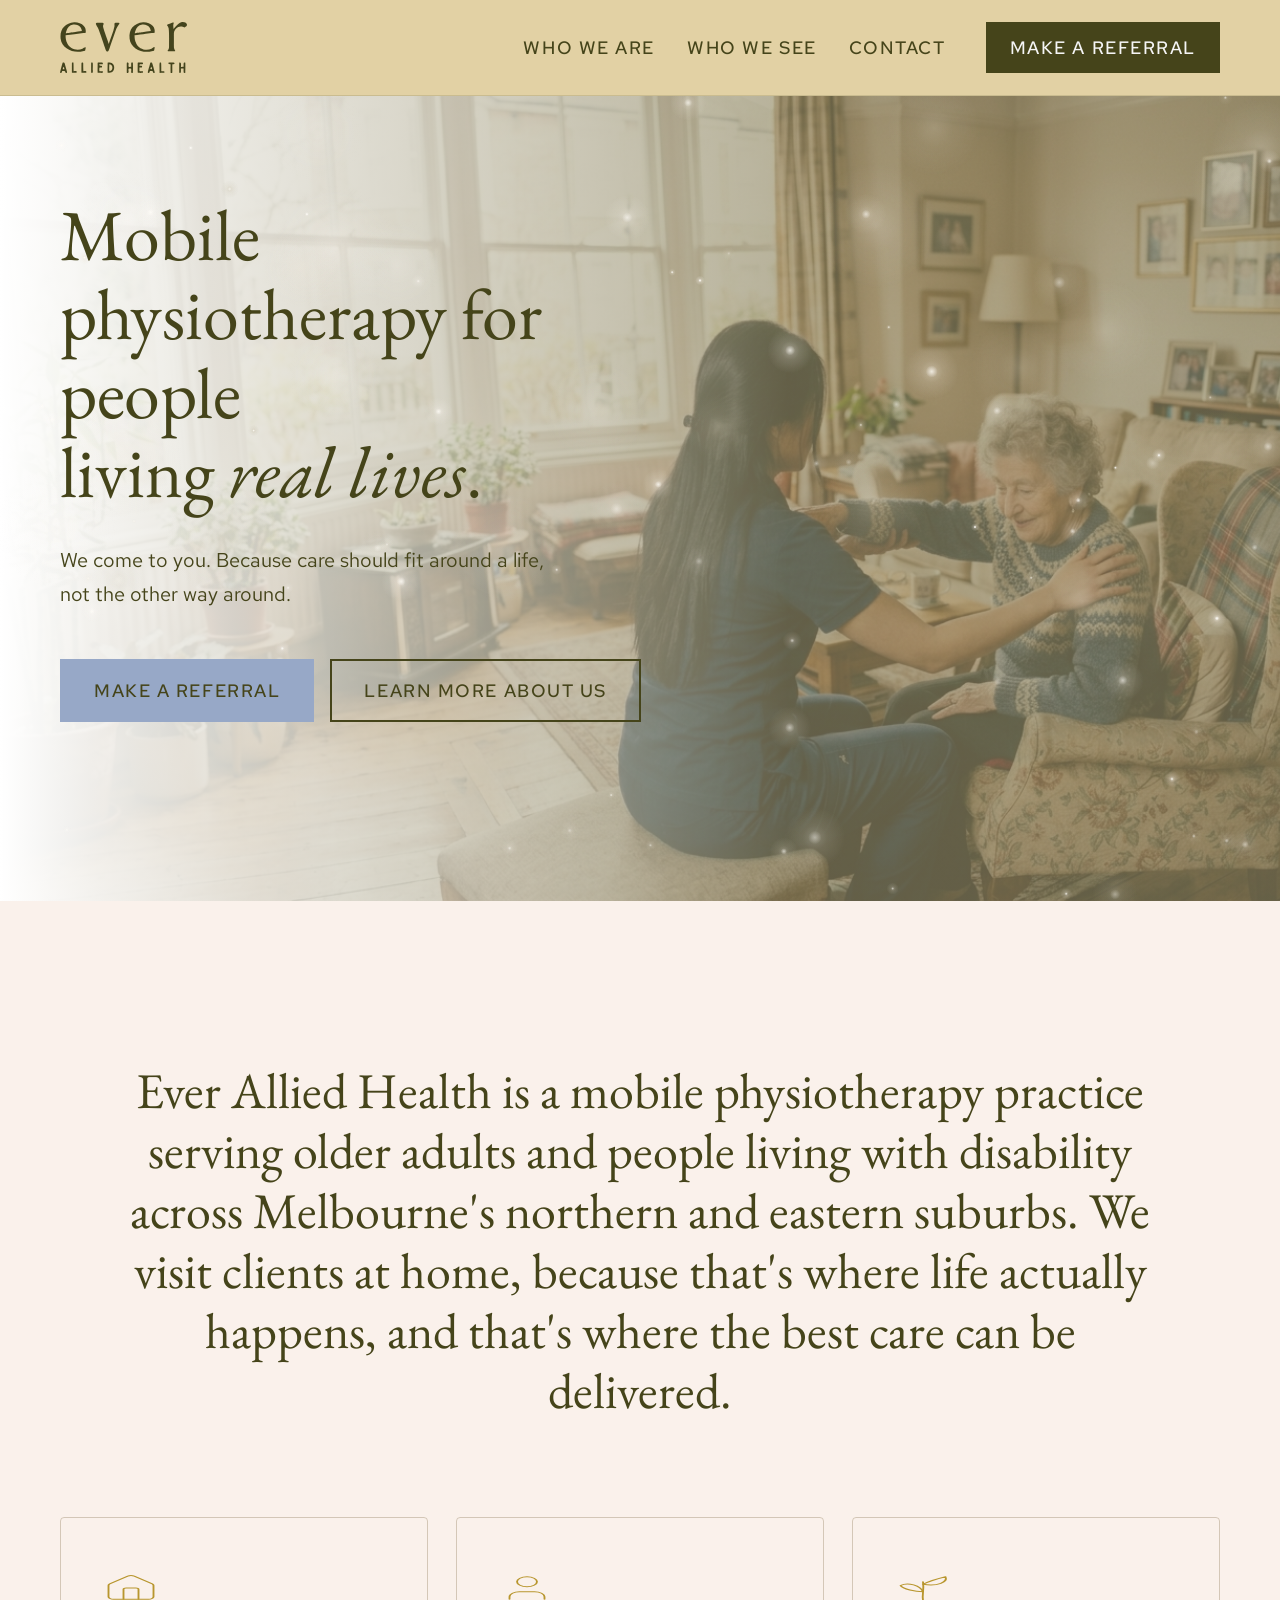
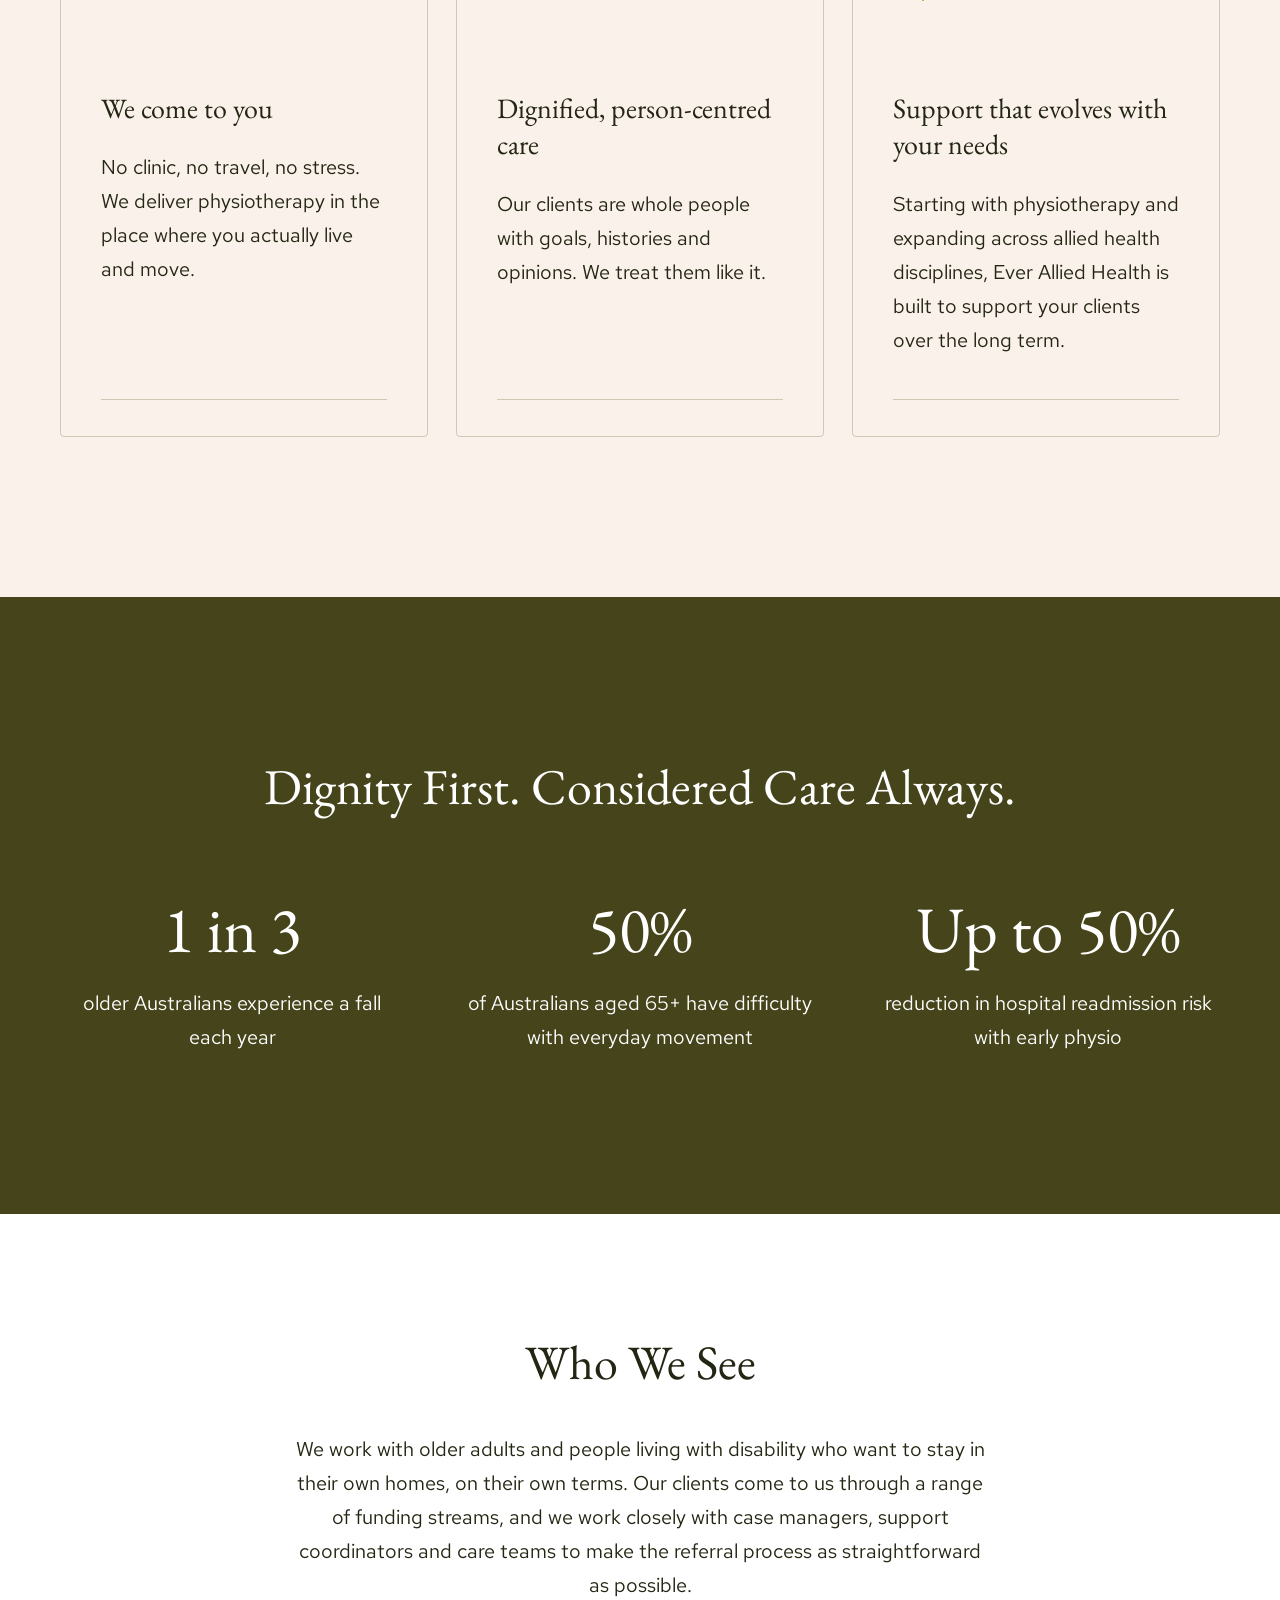
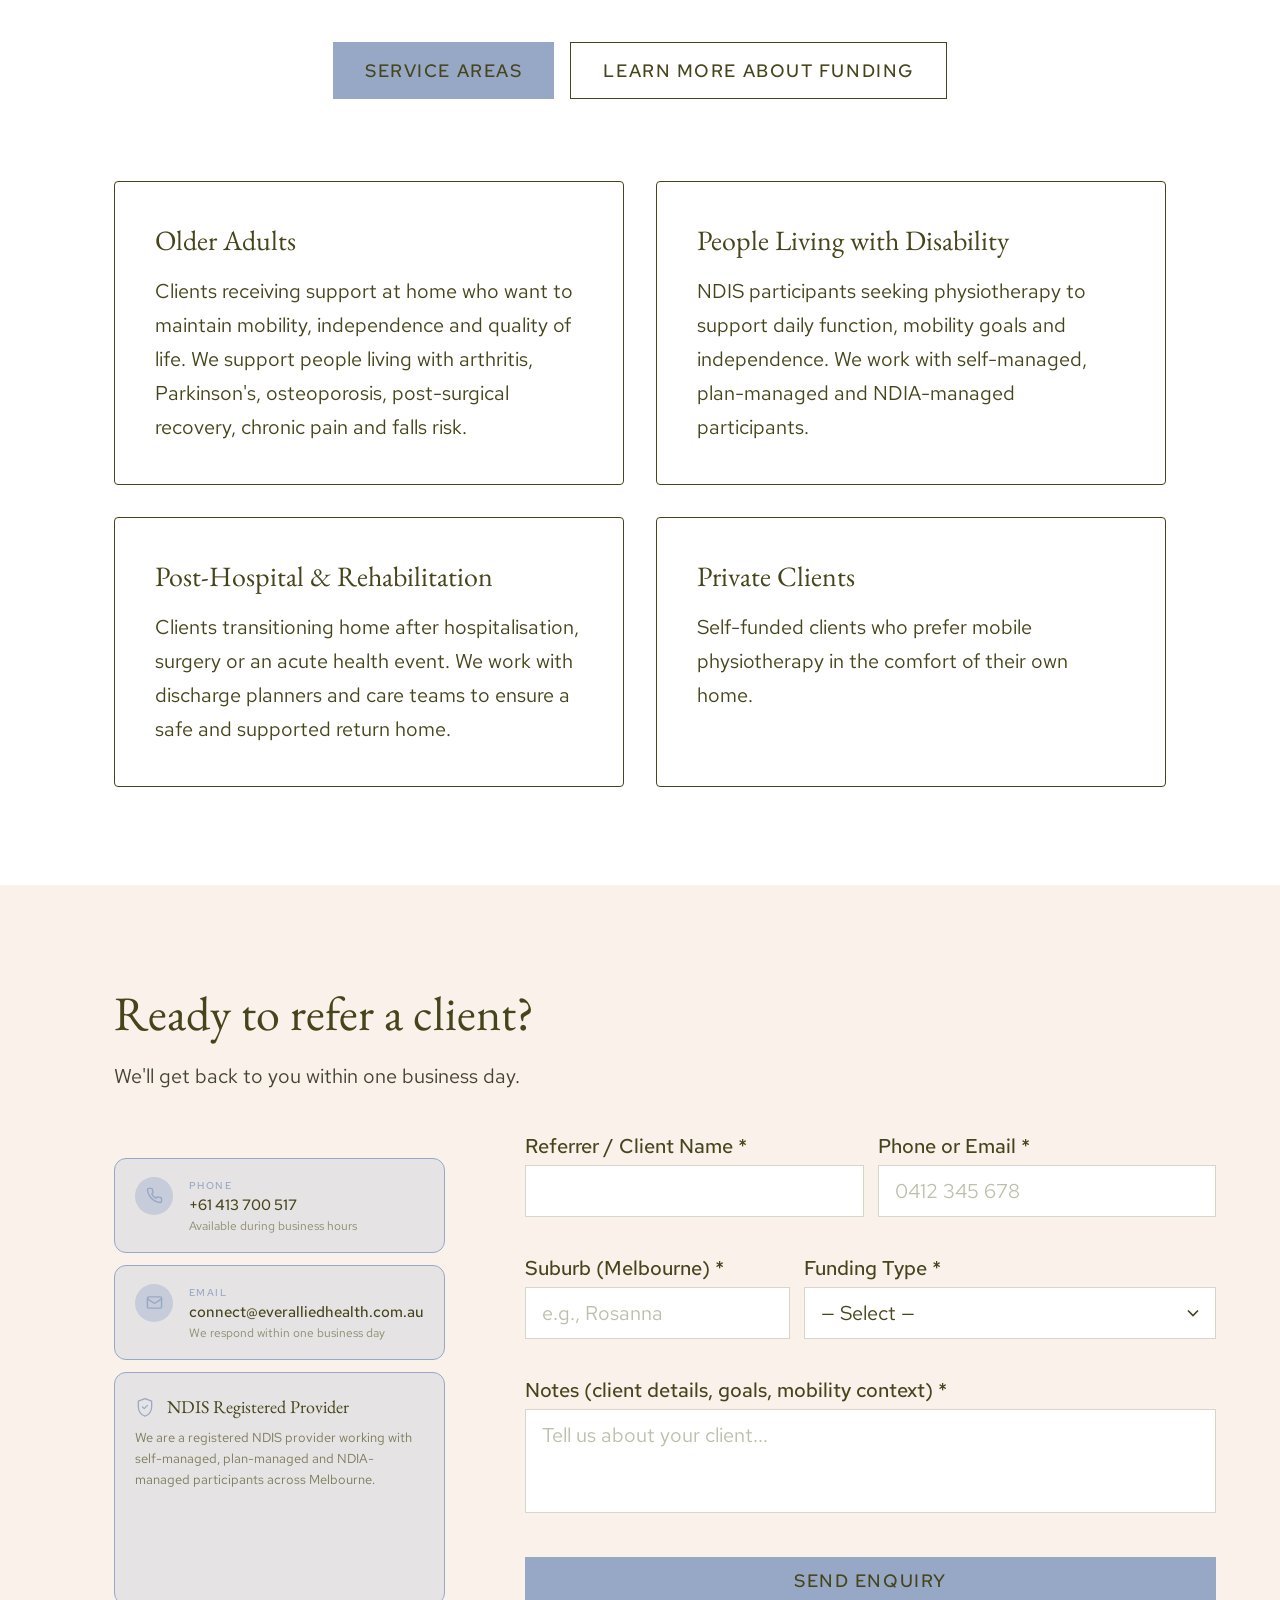
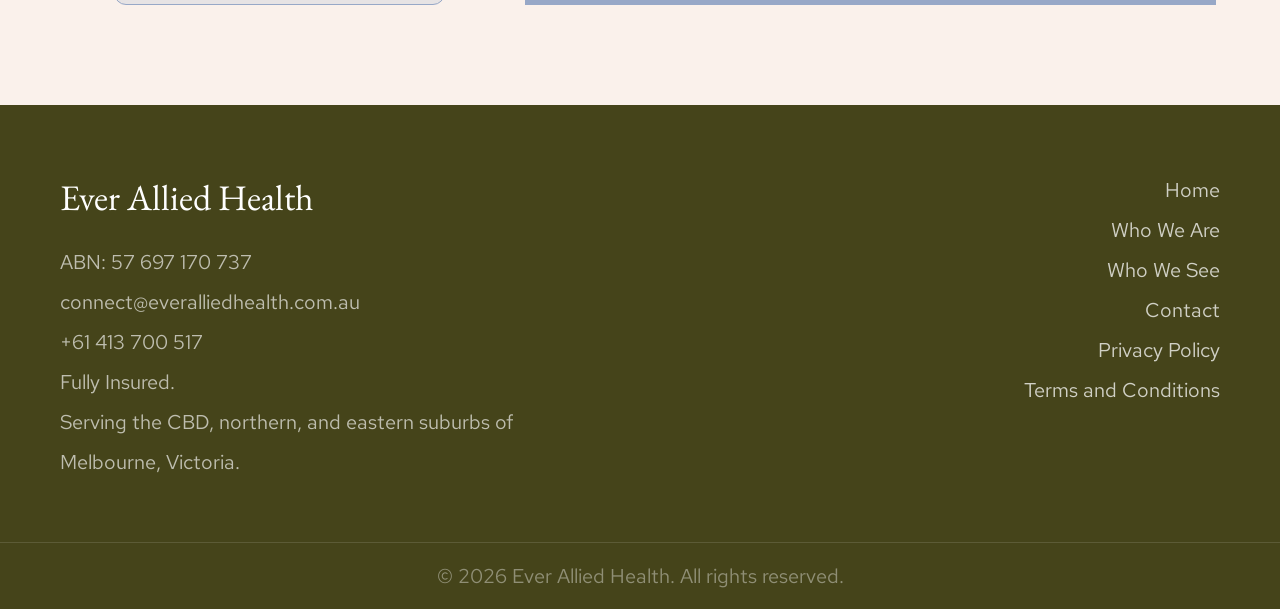
<file: index.html>
<!DOCTYPE html>
<html lang="en">
<head>
  <!-- ===================================================================
       CRITICAL META TAGS
       =================================================================== -->
  <meta charset="UTF-8" />
  <meta name="viewport" content="width=device-width, initial-scale=1.0" />
  <meta name="robots" content="index, follow">
  <meta name="author" content="Vanessa Tam, Ever Allied Health">

  <!-- ===================================================================
       PAGE TITLE & DESCRIPTION
       =================================================================== -->
  <title>Ever Allied Health | Mobile Physio Melbourne</title>
  <meta name="description" content="In-home physiotherapy across Melbourne's northern & eastern suburbs. Led by Vanessa Tam. NDIS registered. Aged care. Rosanna, Heidelberg, Reservoir, Kew & beyond." />

  <!-- ===================================================================
       LOCATION SIGNALS
       =================================================================== -->
  <meta name="geo.region" content="AU-VIC">
  <meta name="geo.placename" content="Rosanna, Melbourne, Victoria, Australia">
  <meta name="geo.position" content="-37.7549;145.0630">
  <meta name="ICBM" content="-37.7549, 145.0630">

  <!-- ===================================================================
       CANONICAL & PRECONNECT
       =================================================================== -->
  <link rel="canonical" href="https://everalliedhealth.com.au/">
  <link rel="preconnect" href="https://fonts.googleapis.com">
  <link rel="preconnect" href="https://fonts.gstatic.com" crossorigin>

  <!-- ===================================================================
       OPEN GRAPH TAGS (Social Media)
       =================================================================== -->
  <meta property="og:type" content="website">
  <meta property="og:title" content="Ever Allied Health | Mobile Physiotherapy Melbourne">
  <meta property="og:description" content="Mobile physiotherapy for older adults and people living with disability across Melbourne. Led by Vanessa Tam. We come to you.">
  <meta property="og:url" content="https://everalliedhealth.com.au">
  <meta property="og:site_name" content="Ever Allied Health">
  <meta property="og:locale" content="en_AU">
  <meta property="og:image" content="https://everalliedhealth.com.au/og-image.jpg">
  <!-- TODO: create 1200x630px branded image for og-image.jpg -->

  <!-- ===================================================================
       TWITTER CARD TAGS
       =================================================================== -->
  <meta name="twitter:card" content="summary_large_image">
  <meta name="twitter:title" content="Ever Allied Health | Mobile Physiotherapy Melbourne">
  <meta name="twitter:description" content="Mobile physiotherapy for older adults and people living with disability across Melbourne. Led by Vanessa Tam. We come to you.">

  <!-- ===================================================================
       STRUCTURED DATA — JSON-LD
       Three separate blocks: LocalBusiness+MedicalBusiness, Person, BreadcrumbList
       =================================================================== -->

  <!-- BLOCK 1: LocalBusiness + MedicalBusiness Schema -->
  <script type="application/ld+json">
  {
    "@context": "https://schema.org",
    "@type": ["LocalBusiness", "MedicalBusiness"],
    "name": "Ever Allied Health",
    "legalName": "Ever Allied Health",
    "description": "Mobile physiotherapy practice serving older adults and people living with disability across Melbourne's northern and eastern suburbs. Led by Vanessa Tam, AHPRA registered physiotherapist. NDIS registered and aged care approved. We visit clients at home across Rosanna, Heidelberg, Reservoir, Kew, Brunswick, Thomastown, Fawkner, Eltham, Bulleen and surrounding Melbourne suburbs.",
    "url": "https://everalliedhealth.com.au",
    "telephone": "+61413700517",
    "email": "connect@everalliedhealth.com.au",
    "foundingDate": "2024",
    "address": {
      "@type": "PostalAddress",
      "streetAddress": "Rosanna",
      "addressLocality": "Rosanna",
      "addressRegion": "Victoria",
      "postalCode": "3084",
      "addressCountry": "AU"
    },
    "geo": {
      "@type": "GeoCoordinates",
      "latitude": -37.7549,
      "longitude": 145.0630
    },
    "areaServed": [
      {"@type": "City", "name": "Melbourne"},
      {"@type": "AdministrativeArea", "name": "Victoria"},
      {"@type": "Place", "name": "Rosanna, Melbourne"},
      {"@type": "Place", "name": "Heidelberg, Melbourne"},
      {"@type": "Place", "name": "Reservoir, Melbourne"},
      {"@type": "Place", "name": "Thomastown, Melbourne"},
      {"@type": "Place", "name": "Fawkner, Melbourne"},
      {"@type": "Place", "name": "Preston, Melbourne"},
      {"@type": "Place", "name": "Kew, Melbourne"},
      {"@type": "Place", "name": "Bulleen, Melbourne"},
      {"@type": "Place", "name": "Brunswick, Melbourne"},
      {"@type": "Place", "name": "Eltham, Melbourne"},
      {"@type": "Place", "name": "Bundoora, Melbourne"},
      {"@type": "Place", "name": "Macleod, Melbourne"},
      {"@type": "Place", "name": "Greensborough, Melbourne"},
      {"@type": "Place", "name": "Watsonia, Melbourne"},
      {"@type": "Place", "name": "Ivanhoe, Melbourne"},
      {"@type": "Place", "name": "Doncaster, Melbourne"},
      {"@type": "Place", "name": "Templestowe, Melbourne"}
    ],
    "serviceType": [
      "Mobile Physiotherapy Melbourne",
      "In-Home Physiotherapy Melbourne",
      "NDIS Physiotherapy Melbourne",
      "Aged Care Physiotherapy Melbourne",
      "Falls Prevention Melbourne",
      "Rehabilitation Melbourne",
      "Disability Support Physiotherapy Melbourne",
      "Home Care Physiotherapy Melbourne"
    ],
    "hasOfferCatalog": {
      "@type": "OfferCatalog",
      "name": "Physiotherapy Services Melbourne",
      "itemListElement": [
        {
          "@type": "Offer",
          "itemOffered": {
            "@type": "MedicalTherapy",
            "name": "In-Home Physiotherapy Assessment Melbourne",
            "description": "Initial physiotherapy assessment conducted in the client's home across Melbourne's northern and eastern suburbs"
          }
        },
        {
          "@type": "Offer",
          "itemOffered": {
            "@type": "MedicalTherapy",
            "name": "NDIS Physiotherapy Melbourne",
            "description": "Physiotherapy for NDIS participants — self-managed and plan-managed — across Melbourne"
          }
        },
        {
          "@type": "Offer",
          "itemOffered": {
            "@type": "MedicalTherapy",
            "name": "Aged Care Physiotherapy Melbourne",
            "description": "Physiotherapy for older adults across Melbourne's northern and eastern suburbs"
          }
        },
        {
          "@type": "Offer",
          "itemOffered": {
            "@type": "MedicalTherapy",
            "name": "Falls Prevention Melbourne",
            "description": "Evidence-based falls prevention and balance training delivered at home across Melbourne"
          }
        },
        {
          "@type": "Offer",
          "itemOffered": {
            "@type": "MedicalTherapy",
            "name": "Private Physiotherapy Melbourne",
            "description": "Self-funded in-home physiotherapy across Melbourne's northern and eastern suburbs"
          }
        }
      ]
    },
    "employee": {
      "@type": "Person",
      "name": "Vanessa Tam",
      "jobTitle": "Principal Physiotherapist",
      "knowsAbout": [
        "Physiotherapy",
        "Aged Care",
        "NDIS",
        "Falls Prevention",
        "Rehabilitation",
        "Mobile Physiotherapy Melbourne",
        "Disability Support"
      ]
    },
    "sameAs": [
      "https://www.facebook.com/everalliedhealth",
      "https://www.instagram.com/everalliedhealth",
      "https://www.linkedin.com/company/everalliedhealth"
    ],
    "openingHoursSpecification": {
      "@type": "OpeningHoursSpecification",
      "dayOfWeek": ["Monday","Tuesday","Wednesday","Thursday","Friday"],
      "opens": "08:00",
      "closes": "18:00"
    },
    "priceRange": "$$",
    "currenciesAccepted": "AUD",
    "paymentAccepted": "NDIS, Private",
    "medicalSpecialty": "Physiotherapy",
    "isAcceptingNewPatients": true
  }
  </script>

  <!-- BLOCK 2: Person Schema for Vanessa Tam -->
  <script type="application/ld+json">
  {
    "@context": "https://schema.org",
    "@type": "Person",
    "name": "Vanessa Tam",
    "givenName": "Vanessa",
    "familyName": "Tam",
    "jobTitle": "Principal Physiotherapist",
    "description": "AHPRA registered physiotherapist and founder of Ever Allied Health, specialising in in-home aged care and disability physiotherapy across Melbourne's northern and eastern suburbs.",
    "url": "https://everalliedhealth.com.au",
    "worksFor": {
      "@type": "LocalBusiness",
      "name": "Ever Allied Health",
      "url": "https://everalliedhealth.com.au"
    },
    "address": {
      "@type": "PostalAddress",
      "addressLocality": "Rosanna",
      "addressRegion": "Victoria",
      "addressCountry": "AU"
    },
    "areaServed": {
      "@type": "City",
      "name": "Melbourne"
    },
    "knowsAbout": [
      "Physiotherapy",
      "Mobile Physiotherapy",
      "Aged Care",
      "NDIS",
      "Falls Prevention",
      "Rehabilitation",
      "Disability Support",
      "In-Home Therapy"
    ],
    "hasCredential": {
      "@type": "EducationalOccupationalCredential",
      "credentialCategory": "Professional Registration",
      "recognizedBy": {
        "@type": "Organization",
        "name": "Australian Health Practitioner Regulation Agency (AHPRA)"
      }
    }
  }
  </script>

  <!-- BLOCK 3: BreadcrumbList Schema -->
  <script type="application/ld+json">
  {
    "@context": "https://schema.org",
    "@type": "BreadcrumbList",
    "itemListElement": [
      {
        "@type": "ListItem",
        "position": 1,
        "name": "Home",
        "item": "https://everalliedhealth.com.au"
      },
      {
        "@type": "ListItem",
        "position": 2,
        "name": "Who We Are",
        "item": "https://everalliedhealth.com.au/#who-we-are"
      },
      {
        "@type": "ListItem",
        "position": 3,
        "name": "Who We See",
        "item": "https://everalliedhealth.com.au/#who-we-see"
      },
      {
        "@type": "ListItem",
        "position": 4,
        "name": "Contact",
        "item": "https://everalliedhealth.com.au/#contact"
      }
    ]
  }
  </script>

  <link rel="stylesheet" href="styles.css" />
</head>
<body>

  <!-- ======================================================================
       NAVIGATION
       ====================================================================== -->
  <header class="site-nav" id="site-nav">
    <div class="nav-inner">

      <!-- Logo -->
      <div class="nav-left">
        <a href="#hero" class="nav-logo" aria-label="Ever Allied Health — mobile physiotherapy Melbourne">
          <img src="assets/logo.svg" alt="Ever Allied Health — mobile physiotherapy Melbourne" />
        </a>
      </div>

      <!-- Nav links + CTA -->
      <div class="nav-right desktop-only">
        <nav aria-label="Main navigation">
          <ul class="nav-links">
            <li><a href="who-we-are.html">Who We Are</a></li>
            <li><a href="who-we-see.html">Who We See</a></li>
            <li><a href="contact.html">Contact</a></li>
          </ul>
        </nav>
        <a href="contact.html" class="nav-cta">Make a referral</a>
      </div>

      <!-- Hamburger (mobile) -->
      <button class="nav-hamburger" id="nav-hamburger" aria-label="Toggle navigation" aria-expanded="false">
        <span></span>
        <span></span>
        <span></span>
      </button>

    </div>

    <!-- Mobile menu drawer -->
    <nav class="nav-mobile-menu" id="nav-mobile-menu" aria-label="Mobile navigation">
      <a href="who-we-are.html">Who We Are</a>
      <a href="who-we-see.html">Who We See</a>
      <a href="contact.html">Contact</a>
      <a href="contact.html" class="nav-cta">Make a referral</a>
    </nav>
  </header>


  <main>

    <!-- ====================================================================
         HERO
         ==================================================================== -->
    <section class="hero" id="hero" aria-label="Hero">

      <!-- Background photo layer (8% opacity over dark green) -->
      <div class="hero-bg-photo" aria-hidden="true"></div>

      <!-- Animated bokeh canvas — drawn by script.js -->
      <canvas id="hero-canvas" class="hero-canvas" aria-hidden="true"></canvas>

      <div class="hero-content">
        <h1>Mobile physiotherapy for people <span style="white-space: nowrap">living <em>real lives</em>.</span></h1>
        <p class="hero-tagline">We come to you. Because care should fit around a life, not the other way around.</p>
        <div class="hero-ctas">
          <a href="contact.html" class="btn-primary">Make a Referral</a>
          <a href="who-we-are.html" class="btn-outline-white">Learn More About Us</a>
        </div>
      </div>

    </section>


    <!-- ====================================================================
         VALUES
         ==================================================================== -->
    <section class="values" aria-label="Our values">

      <p class="values-intro">Ever Allied Health is a mobile physiotherapy practice serving older adults and people living with disability across Melbourne's northern and eastern suburbs. We visit clients at home, because that's where life actually happens, and that's where the best care can be delivered.</p>

      <div class="values-grid">

        <!-- Value 1 -->
        <div class="value-block">
          <div class="value-icon">
            <img src="assets/icon-location.svg" alt="Location icon — mobile physiotherapy comes to your home" aria-hidden="true" loading="lazy" />
          </div>
          <h3>We come to you</h3>
          <p>No clinic, no travel, no stress. We deliver physiotherapy in the place where you actually live and move.</p>
        </div>

        <!-- Value 2 -->
        <div class="value-block">
          <div class="value-icon">
            <img src="assets/icon-heart.svg" alt="Heart icon — person-centred, dignified care" aria-hidden="true" loading="lazy" />
          </div>
          <h3>Dignified, person-centred care</h3>
          <p>Our clients are whole people with goals, histories and opinions. We treat them like it.</p>
        </div>

        <!-- Value 3 -->
        <div class="value-block">
          <div class="value-icon">
            <img src="assets/icon-person.svg" alt="Person icon — evolving allied health support" aria-hidden="true" loading="lazy" />
          </div>
          <h3>Support that evolves with your needs</h3>
          <p>Starting with physiotherapy and expanding across allied health disciplines, Ever Allied Health is built to support your clients over the long term.</p>
        </div>

      </div>

    </section>


    <!-- ====================================================================
         STATS
         ==================================================================== -->
    <section class="stats" aria-label="Why physiotherapy matters">

      <p class="values-tagline">Dignity First. Considered Care Always.</p>

      <div class="stats-row">

        <div class="stat-block">
          <span class="stat-number">1 in 3</span>
          <p>older Australians experience a fall each year</p>
        </div>

        <div class="stat-block">
          <span class="stat-number">50%</span>
          <p>of Australians aged 65+ have difficulty with everyday movement</p>
        </div>

        <div class="stat-block">
          <span class="stat-number">Up to 50%</span>
          <p>reduction in hospital readmission risk with early physio</p>
        </div>

      </div>

    </section>


    <!-- ====================================================================
         WHO WE SEE
         ==================================================================== -->
    <section class="who-we-see" id="who-we-see" aria-label="Who we see">
      <div class="container">

        <div class="who-we-see-header">
          <h2 class="section-heading">Who We See</h2>
          <p class="who-we-see-intro">We work with older adults and people living with disability who want to stay in their own homes, on their own terms. Our clients come to us through a range of funding streams, and we work closely with case managers, support coordinators and care teams to make the referral process as straightforward as possible.</p>
          <div class="who-we-see-buttons">
            <a href="who-we-see.html#service-area" class="btn-wws-primary">Service Areas</a>
            <a href="who-we-see.html#funding" class="btn-wws-outline">Learn More About Funding</a>
          </div>
        </div>

        <div class="client-grid">

            <div class="client-card">
              <h3>Older Adults</h3>
              <p>Clients receiving support at home who want to maintain mobility, independence and quality of life. We support people living with arthritis, Parkinson's, osteoporosis, post-surgical recovery, chronic pain and falls risk.</p>
            </div>

            <div class="client-card">
              <h3>People Living with Disability</h3>
              <p>NDIS participants seeking physiotherapy to support daily function, mobility goals and independence. We work with self-managed, plan-managed and NDIA-managed participants.</p>
            </div>

            <div class="client-card">
              <h3>Post-Hospital &amp; Rehabilitation</h3>
              <p>Clients transitioning home after hospitalisation, surgery or an acute health event. We work with discharge planners and care teams to ensure a safe and supported return home.</p>
            </div>

            <div class="client-card">
              <h3>Private Clients</h3>
              <p>Self-funded clients who prefer mobile physiotherapy in the comfort of their own home.</p>
            </div>

          </div>

      </div>
    </section>


  </main>


  <!-- ========================================================================
       CONTACT / FOOTER
       ====================================================================== -->
  <footer class="contact-footer" id="contact" aria-label="Contact and footer">
    <div class="container">

      <div class="contact-header">
        <h2 class="section-heading">Ready to refer a client?</h2>
        <p class="contact-subtitle">We'll get back to you within one business day.</p>
      </div>

      <div class="contact-two-col">

        <!-- Left: contact cards, accent card -->
        <div class="contact-col-left">

          <div class="contact-detail-cards">
            <a href="tel:+61413700517" class="contact-detail-card">
              <div class="contact-card-icon-wrap">
                <div class="contact-card-icon">
                  <svg viewBox="0 0 16 16" fill="none" xmlns="http://www.w3.org/2000/svg" aria-hidden="true">
                    <path d="M14.6667 11.28V13.28C14.6674 13.4657 14.6294 13.6494 14.555 13.8196C14.4806 13.9897 14.3715 14.1424 14.2347 14.2679C14.0979 14.3934 13.9364 14.489 13.7605 14.5485C13.5846 14.608 13.3982 14.63 13.2133 14.6133C11.1619 14.3904 9.19133 13.6894 7.46 12.5667C5.84922 11.5431 4.48356 10.1774 3.46 8.56667C2.33332 6.82747 1.63216 4.84733 1.41333 2.78667C1.39667 2.60231 1.41858 2.41651 1.47767 2.24108C1.53675 2.06566 1.63171 1.90446 1.75651 1.76775C1.88131 1.63104 2.0332 1.52181 2.20253 1.44701C2.37185 1.37222 2.55489 1.33351 2.74 1.33333H4.74C5.06354 1.33015 5.37719 1.44472 5.62251 1.65569C5.86782 1.86666 6.02805 2.15963 6.07333 2.48C6.15775 3.12004 6.3143 3.74848 6.54 4.35333C6.6297 4.59195 6.64911 4.85128 6.59594 5.10059C6.54277 5.3499 6.41924 5.57874 6.24 5.76L5.39333 6.60667C6.34237 8.2757 7.7243 9.65763 9.39333 10.6067L10.24 9.76C10.4213 9.58076 10.6501 9.45723 10.8994 9.40406C11.1487 9.35089 11.4081 9.3703 11.6467 9.46C12.2515 9.6857 12.88 9.84225 13.52 9.92667C13.8438 9.97235 14.1396 10.1355 14.351 10.385C14.5624 10.6345 14.6748 10.9531 14.6667 11.28Z" stroke="#ba9f38" stroke-width="1.33333" stroke-linecap="round" stroke-linejoin="round"/>
                  </svg>
                </div>
              </div>
              <div class="contact-card-text">
                <span class="contact-card-label">Phone</span>
                <span class="contact-card-value">+61 413 700 517</span>
                <span class="contact-card-sub">Available during business hours</span>
              </div>
            </a>
            <a href="mailto:connect@everalliedhealth.com.au" class="contact-detail-card">
              <div class="contact-card-icon-wrap">
                <div class="contact-card-icon">
                  <svg viewBox="0 0 16 16" fill="none" xmlns="http://www.w3.org/2000/svg" aria-hidden="true">
                    <path d="M13.3333 2.66667H2.66667C1.93029 2.66667 1.33333 3.26362 1.33333 4V12C1.33333 12.7364 1.93029 13.3333 2.66667 13.3333H13.3333C14.0697 13.3333 14.6667 12.7364 14.6667 12V4C14.6667 3.26362 14.0697 2.66667 13.3333 2.66667Z" stroke="#ba9f38" stroke-width="1.33333" stroke-linecap="round" stroke-linejoin="round"/>
                    <path d="M14.6667 4.66667L8.68667 8.46667C8.48085 8.59562 8.24288 8.66401 8 8.66401C7.75712 8.66401 7.51915 8.59562 7.31333 8.46667L1.33333 4.66667" stroke="#ba9f38" stroke-width="1.33333" stroke-linecap="round" stroke-linejoin="round"/>
                  </svg>
                </div>
              </div>
              <div class="contact-card-text">
                <span class="contact-card-label">Email</span>
                <span class="contact-card-value">connect@everalliedhealth.com.au</span>
                <span class="contact-card-sub">We respond within one business day</span>
              </div>
            </a>
          </div>

          <div class="contact-accent-card">
            <div class="contact-accent-header">
              <svg viewBox="0 0 24 24" fill="none" xmlns="http://www.w3.org/2000/svg" aria-hidden="true">
                <path d="M12 2l8 3v7c0 5.25-3.5 9.74-8 11-4.5-1.26-8-5.75-8-11V5l8-3z" stroke="#ba9f38" stroke-width="1.5" stroke-linecap="round" stroke-linejoin="round"/>
                <path d="M9 12l2 2 4-4" stroke="#ba9f38" stroke-width="1.5" stroke-linecap="round" stroke-linejoin="round"/>
              </svg>
              <h3>NDIS Registered Provider</h3>
            </div>
            <p>We are a registered NDIS provider working with self-managed, plan-managed and NDIA-managed participants across Melbourne.</p>
          </div>
        </div>

        <!-- Right: form -->
        <div class="contact-col-right">
          <form id="contact-form" class="contact-form">

            <div class="form-row-2">
              <div class="form-group">
                <label for="name">Referrer / Client Name *</label>
                <input type="text" id="name" name="name" required aria-required="true">
                <span class="form-error"></span>
              </div>
              <div class="form-group">
                <label for="contact">Phone or Email *</label>
                <input type="text" id="contact" name="contact" required aria-required="true" placeholder="0412 345 678">
                <span class="form-error"></span>
              </div>
            </div>

            <div class="form-row-2">
              <div class="form-group">
                <label for="suburb">Suburb (Melbourne) *</label>
                <input type="text" id="suburb" name="suburb" required aria-required="true" placeholder="e.g., Rosanna">
                <span class="form-error"></span>
              </div>
              <div class="form-group">
                <label for="funding_type">Funding Type *</label>
                <select id="funding_type" name="funding_type" required aria-required="true">
                  <option value="">— Select —</option>
                  <option value="Support at Home">Support at Home (SAH)</option>
                  <option value="NDIS">NDIS (plan-managed or self-managed)</option>
                  <option value="Private">Private</option>
                </select>
                <span class="form-error"></span>
              </div>
            </div>

            <div class="form-group form-group--grow">
              <label for="notes">Notes (client details, goals, mobility context) *</label>
              <textarea id="notes" name="notes" required aria-required="true" rows="3" placeholder="Tell us about your client..."></textarea>
              <span class="form-error"></span>
            </div>

            <button type="submit" class="btn-gold">Send Enquiry</button>
            <div id="form-error" class="form-error-message" style="display: none;">
              Something went wrong — please email us directly at <a href="mailto:connect@everalliedhealth.com.au">connect@everalliedhealth.com.au</a>
            </div>
          </form>

          <!-- Success Message (hidden by default) -->
          <div id="form-success" class="form-success-message" style="display: none;">
            <h3>Thank you.</h3>
            <p>We'll be in touch within one business day.</p>
          </div>
        </div>

      </div>

    </div>
  </footer>

  <!-- ========================================================================
       SITE FOOTER
       ====================================================================== -->
  <footer class="site-footer">
    <div class="site-footer-inner">
      <div class="site-footer-brand">
        <p class="site-footer-name">Ever Allied Health</p>
        <p class="site-footer-desc site-footer-meta">ABN: 57 697 170 737<br><a href="mailto:connect@everalliedhealth.com.au">connect@everalliedhealth.com.au</a><br><a href="tel:+61413700517">+61 413 700 517</a><br>Fully Insured.<br>Serving the CBD, northern, and eastern suburbs of Melbourne, Victoria.</p>
      </div>
      <nav class="site-footer-nav" aria-label="Footer navigation">
        <a href="index.html">Home</a>
        <a href="who-we-are.html">Who We Are</a>
        <a href="who-we-see.html">Who We See</a>
        <a href="contact.html">Contact</a>
        <a href="#">Privacy Policy</a>
        <a href="#">Terms and Conditions</a>
      </nav>
    </div>
    <div class="site-footer-bar">
      <p class="site-footer-copyright">© 2026 Ever Allied Health. All rights reserved.</p>
    </div>
  </footer>

  <script src="script.js"></script>
</body>
</html>
</file>
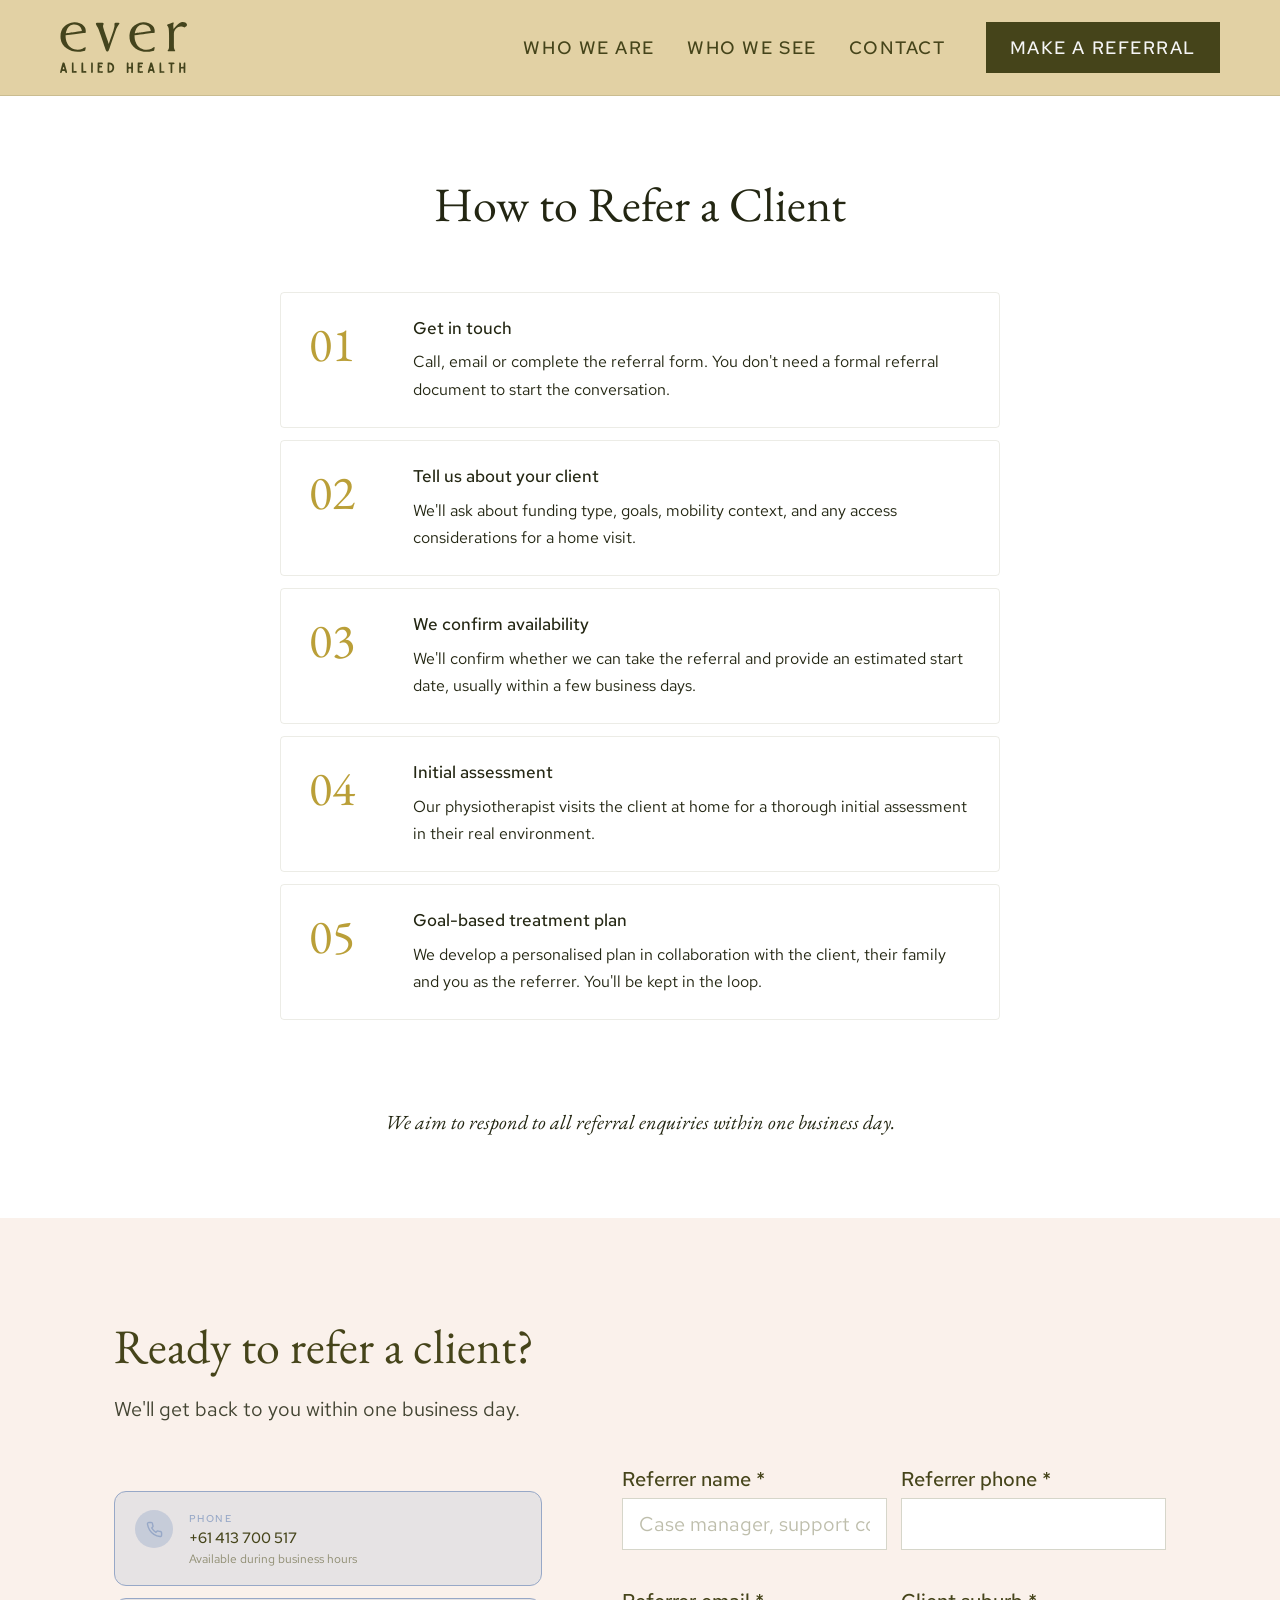
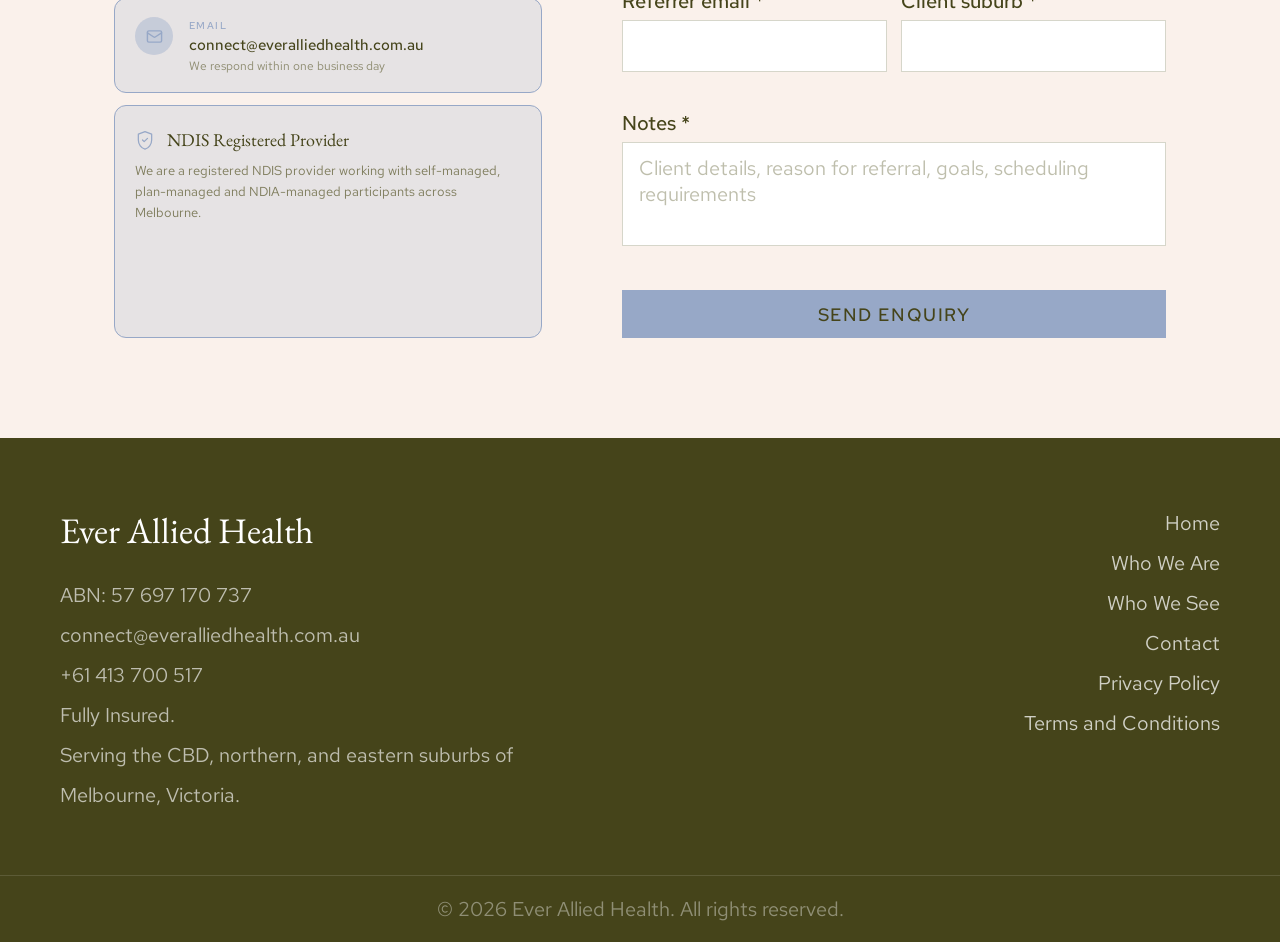
<file: contact.html>
<!DOCTYPE html>
<html lang="en">
<head>
  <meta charset="UTF-8" />
  <meta name="viewport" content="width=device-width, initial-scale=1.0" />
  <meta name="robots" content="index, follow">
  <meta name="author" content="Vanessa Tam, Ever Allied Health">

  <title>Make a Referral | Ever Allied Health</title>
  <meta name="description" content="Refer a client to Ever Allied Health. Mobile physiotherapy across Melbourne's northern and eastern suburbs. NDIS, aged care, private. We respond within one business day." />

  <link rel="canonical" href="https://everalliedhealth.com.au/contact">
  <link rel="preconnect" href="https://fonts.googleapis.com">
  <link rel="preconnect" href="https://fonts.gstatic.com" crossorigin>

  <link rel="stylesheet" href="styles.css" />

  <style>
    /* ===================================================================
       Contact / Referral — page-specific styles
       =================================================================== */

    .contact-refer {
      background: #ffffff;
      padding: 80px 24px;
    }

    .contact-refer .container {
      display: flex;
      flex-direction: column;
      align-items: center;
      gap: 40px;
    }

    /* Steps list */
    .refer-steps-list {
      display: flex;
      flex-direction: column;
      gap: 12px;
      width: 100%;
      max-width: 720px;
    }

    .refer-step-item {
      display: grid;
      grid-template-columns: 80px 1fr;
      gap: 24px;
      padding: 24px 28px;
      border: 1px solid rgba(69, 68, 17, 0.10);
      border-radius: 4px;
    }

    .refer-step-num {
      font-family: var(--font-serif);
      font-size: 48px;
      font-weight: 400;
      line-height: 1;
      color: var(--color-gold);
      padding-top: 3px;
    }

    .refer-step-content {
      display: flex;
      flex-direction: column;
      gap: 8px;
    }

    .refer-step-content h3 {
      font-family: var(--font-sans);
      font-size: 17px;
      font-weight: 500;
      line-height: 1.4;
      color: var(--color-olive);
    }

    .refer-step-content p {
      font-family: var(--font-sans);
      font-size: 16px;
      font-weight: 400;
      line-height: 1.7;
      color: var(--color-olive-mid);
    }

    /* Closing italic line */
    .refer-closing {
      font-family: var(--font-serif);
      font-size: 20px;
      font-style: italic;
      font-weight: 400;
      line-height: 1.6;
      color: var(--color-olive-mid);
      text-align: center;
    }

    /* Responsive — tablet */
    @media (max-width: 1024px) {
      .contact-refer { padding: 64px 32px; }
    }

    /* Responsive — mobile */
    @media (max-width: 768px) {
      .contact-refer { padding: 56px 24px; }
      .refer-steps-list { max-width: 100%; }
      .refer-step-item { grid-template-columns: 56px 1fr; gap: 16px; padding: 24px 20px; }
      .refer-step-num { font-size: 36px; }
      .refer-closing { font-size: 18px; }

      /* Footer */
      .contact-subtitle { text-align: center; }
      .contact-service-area { text-align: center; }
      .contact-copyright { text-align: center; }
    }

    @media (max-width: 480px) {
      .refer-step-item { grid-template-columns: 48px 1fr; padding: 20px 16px; }
      .refer-step-num { font-size: 30px; }
      .refer-steps-list { gap: 8px; }
    }
  </style>
</head>
<body>

  <!-- ======================================================================
       NAVIGATION
       ====================================================================== -->
  <header class="site-nav" id="site-nav">
    <div class="nav-inner">

      <div class="nav-left">
        <a href="index.html" class="nav-logo" aria-label="Ever Allied Health — back to home">
          <img src="assets/logo.svg" alt="Ever Allied Health" />
        </a>
      </div>

      <div class="nav-right desktop-only">
        <nav aria-label="Main navigation">
          <ul class="nav-links">
            <li><a href="who-we-are.html">Who We Are</a></li>
            <li><a href="who-we-see.html">Who We See</a></li>
            <li><a href="contact.html" aria-current="page">Contact</a></li>
          </ul>
        </nav>
        <a href="#contact" class="nav-cta">Make a referral</a>
      </div>

      <button class="nav-hamburger" id="nav-hamburger" aria-label="Toggle navigation" aria-expanded="false">
        <span></span>
        <span></span>
        <span></span>
      </button>

    </div>

    <nav class="nav-mobile-menu" id="nav-mobile-menu" aria-label="Mobile navigation">
      <a href="who-we-are.html">Who We Are</a>
      <a href="who-we-see.html">Who We See</a>
      <a href="contact.html" aria-current="page">Contact</a>
      <a href="#contact" class="nav-cta">Make a referral</a>
    </nav>
  </header>


  <main>

    <!-- ======================================================================
         HOW TO REFER A CLIENT
         ====================================================================== -->
    <section class="contact-refer" aria-label="How to refer a client">
      <div class="container">

        <h1 class="section-heading">How to Refer a Client</h1>

        <div class="refer-steps-list">

          <div class="refer-step-item">
            <div class="refer-step-num">01</div>
            <div class="refer-step-content">
              <h3>Get in touch</h3>
              <p>Call, email or complete the referral form. You don't need a formal referral document to start the conversation.</p>
            </div>
          </div>

          <div class="refer-step-item">
            <div class="refer-step-num">02</div>
            <div class="refer-step-content">
              <h3>Tell us about your client</h3>
              <p>We'll ask about funding type, goals, mobility context, and any access considerations for a home visit.</p>
            </div>
          </div>

          <div class="refer-step-item">
            <div class="refer-step-num">03</div>
            <div class="refer-step-content">
              <h3>We confirm availability</h3>
              <p>We'll confirm whether we can take the referral and provide an estimated start date, usually within a few business days.</p>
            </div>
          </div>

          <div class="refer-step-item">
            <div class="refer-step-num">04</div>
            <div class="refer-step-content">
              <h3>Initial assessment</h3>
              <p>Our physiotherapist visits the client at home for a thorough initial assessment in their real environment.</p>
            </div>
          </div>

          <div class="refer-step-item">
            <div class="refer-step-num">05</div>
            <div class="refer-step-content">
              <h3>Goal-based treatment plan</h3>
              <p>We develop a personalised plan in collaboration with the client, their family and you as the referrer. You'll be kept in the loop.</p>
            </div>
          </div>

        </div>

        <p class="refer-closing">We aim to respond to all referral enquiries within one business day.</p>

      </div>
    </section>

  </main>


  <!-- ========================================================================
       CONTACT / FOOTER — Ready to refer a client?
       ======================================================================== -->
  <footer class="contact-footer" id="contact" aria-label="Contact and footer">
    <div class="container">

      <div class="contact-header">
        <h2 class="section-heading">Ready to refer a client?</h2>
        <p class="contact-subtitle">We'll get back to you within one business day.</p>
      </div>

      <div class="contact-two-col">

        <!-- Left: contact cards, accent card -->
        <div class="contact-col-left">

          <div class="contact-detail-cards">
            <a href="tel:+61413700517" class="contact-detail-card">
              <div class="contact-card-icon-wrap">
                <div class="contact-card-icon">
                  <svg viewBox="0 0 16 16" fill="none" xmlns="http://www.w3.org/2000/svg" aria-hidden="true">
                    <path d="M14.6667 11.28V13.28C14.6674 13.4657 14.6294 13.6494 14.555 13.8196C14.4806 13.9897 14.3715 14.1424 14.2347 14.2679C14.0979 14.3934 13.9364 14.489 13.7605 14.5485C13.5846 14.608 13.3982 14.63 13.2133 14.6133C11.1619 14.3904 9.19133 13.6894 7.46 12.5667C5.84922 11.5431 4.48356 10.1774 3.46 8.56667C2.33332 6.82747 1.63216 4.84733 1.41333 2.78667C1.39667 2.60231 1.41858 2.41651 1.47767 2.24108C1.53675 2.06566 1.63171 1.90446 1.75651 1.76775C1.88131 1.63104 2.0332 1.52181 2.20253 1.44701C2.37185 1.37222 2.55489 1.33351 2.74 1.33333H4.74C5.06354 1.33015 5.37719 1.44472 5.62251 1.65569C5.86782 1.86666 6.02805 2.15963 6.07333 2.48C6.15775 3.12004 6.3143 3.74848 6.54 4.35333C6.6297 4.59195 6.64911 4.85128 6.59594 5.10059C6.54277 5.3499 6.41924 5.57874 6.24 5.76L5.39333 6.60667C6.34237 8.2757 7.7243 9.65763 9.39333 10.6067L10.24 9.76C10.4213 9.58076 10.6501 9.45723 10.8994 9.40406C11.1487 9.35089 11.4081 9.3703 11.6467 9.46C12.2515 9.6857 12.88 9.84225 13.52 9.92667C13.8438 9.97235 14.1396 10.1355 14.351 10.385C14.5624 10.6345 14.6748 10.9531 14.6667 11.28Z" stroke="#ba9f38" stroke-width="1.33333" stroke-linecap="round" stroke-linejoin="round"/>
                  </svg>
                </div>
              </div>
              <div class="contact-card-text">
                <span class="contact-card-label">Phone</span>
                <span class="contact-card-value">+61 413 700 517</span>
                <span class="contact-card-sub">Available during business hours</span>
              </div>
            </a>
            <a href="mailto:connect@everalliedhealth.com.au" class="contact-detail-card">
              <div class="contact-card-icon-wrap">
                <div class="contact-card-icon">
                  <svg viewBox="0 0 16 16" fill="none" xmlns="http://www.w3.org/2000/svg" aria-hidden="true">
                    <path d="M13.3333 2.66667H2.66667C1.93029 2.66667 1.33333 3.26362 1.33333 4V12C1.33333 12.7364 1.93029 13.3333 2.66667 13.3333H13.3333C14.0697 13.3333 14.6667 12.7364 14.6667 12V4C14.6667 3.26362 14.0697 2.66667 13.3333 2.66667Z" stroke="#ba9f38" stroke-width="1.33333" stroke-linecap="round" stroke-linejoin="round"/>
                    <path d="M14.6667 4.66667L8.68667 8.46667C8.48085 8.59562 8.24288 8.66401 8 8.66401C7.75712 8.66401 7.51915 8.59562 7.31333 8.46667L1.33333 4.66667" stroke="#ba9f38" stroke-width="1.33333" stroke-linecap="round" stroke-linejoin="round"/>
                  </svg>
                </div>
              </div>
              <div class="contact-card-text">
                <span class="contact-card-label">Email</span>
                <span class="contact-card-value">connect@everalliedhealth.com.au</span>
                <span class="contact-card-sub">We respond within one business day</span>
              </div>
            </a>
          </div>

          <div class="contact-accent-card">
            <div class="contact-accent-header">
              <svg viewBox="0 0 24 24" fill="none" xmlns="http://www.w3.org/2000/svg" aria-hidden="true">
                <path d="M12 2l8 3v7c0 5.25-3.5 9.74-8 11-4.5-1.26-8-5.75-8-11V5l8-3z" stroke="#ba9f38" stroke-width="1.5" stroke-linecap="round" stroke-linejoin="round"/>
                <path d="M9 12l2 2 4-4" stroke="#ba9f38" stroke-width="1.5" stroke-linecap="round" stroke-linejoin="round"/>
              </svg>
              <h3>NDIS Registered Provider</h3>
            </div>
            <p>We are a registered NDIS provider working with self-managed, plan-managed and NDIA-managed participants across Melbourne.</p>
          </div>
        </div>

        <!-- Right: form -->
        <div class="contact-col-right">
          <form id="contact-form" class="contact-form">

            <div class="form-row-2">
              <div class="form-group">
                <label for="referrer_name">Referrer name *</label>
                <input type="text" id="referrer_name" name="referrer_name" required aria-required="true" placeholder="Case manager, support co-ordinator, org">
                <span class="form-error"></span>
              </div>
              <div class="form-group">
                <label for="referrer_phone">Referrer phone *</label>
                <input type="tel" id="referrer_phone" name="referrer_phone" required aria-required="true">
                <span class="form-error"></span>
              </div>
            </div>

            <div class="form-row-2">
              <div class="form-group">
                <label for="referrer_email">Referrer email *</label>
                <input type="email" id="referrer_email" name="referrer_email" required aria-required="true">
                <span class="form-error"></span>
              </div>
              <div class="form-group">
                <label for="client_suburb">Client suburb *</label>
                <input type="text" id="client_suburb" name="client_suburb" required aria-required="true">
                <span class="form-error"></span>
              </div>
            </div>

            <div class="form-group form-group--grow">
              <label for="notes">Notes *</label>
              <textarea id="notes" name="notes" required aria-required="true" rows="3" placeholder="Client details, reason for referral, goals, scheduling requirements"></textarea>
              <span class="form-error"></span>
            </div>

            <button type="submit" class="btn-gold">Send Enquiry</button>
            <div id="form-error" class="form-error-message" style="display: none;">
              Something went wrong — please email us directly at <a href="mailto:connect@everalliedhealth.com.au">connect@everalliedhealth.com.au</a>
            </div>
          </form>

          <!-- Success Message (hidden by default) -->
          <div id="form-success" class="form-success-message" style="display: none;">
            <h3>Thank you.</h3>
            <p>We'll be in touch within one business day.</p>
          </div>
        </div>

      </div>

    </div>
  </footer>

  <!-- ========================================================================
       SITE FOOTER
       ====================================================================== -->
  <footer class="site-footer">
    <div class="site-footer-inner">
      <div class="site-footer-brand">
        <p class="site-footer-name">Ever Allied Health</p>
        <p class="site-footer-desc site-footer-meta">ABN: 57 697 170 737<br><a href="mailto:connect@everalliedhealth.com.au">connect@everalliedhealth.com.au</a><br><a href="tel:+61413700517">+61 413 700 517</a><br>Fully Insured.<br>Serving the CBD, northern, and eastern suburbs of Melbourne, Victoria.</p>
      </div>
      <nav class="site-footer-nav" aria-label="Footer navigation">
        <a href="index.html">Home</a>
        <a href="who-we-are.html">Who We Are</a>
        <a href="who-we-see.html">Who We See</a>
        <a href="contact.html">Contact</a>
        <a href="#">Privacy Policy</a>
        <a href="#">Terms and Conditions</a>
      </nav>
    </div>
    <div class="site-footer-bar">
      <p class="site-footer-copyright">© 2026 Ever Allied Health. All rights reserved.</p>
    </div>
  </footer>

  <script src="script.js"></script>
</body>
</html>
</file>
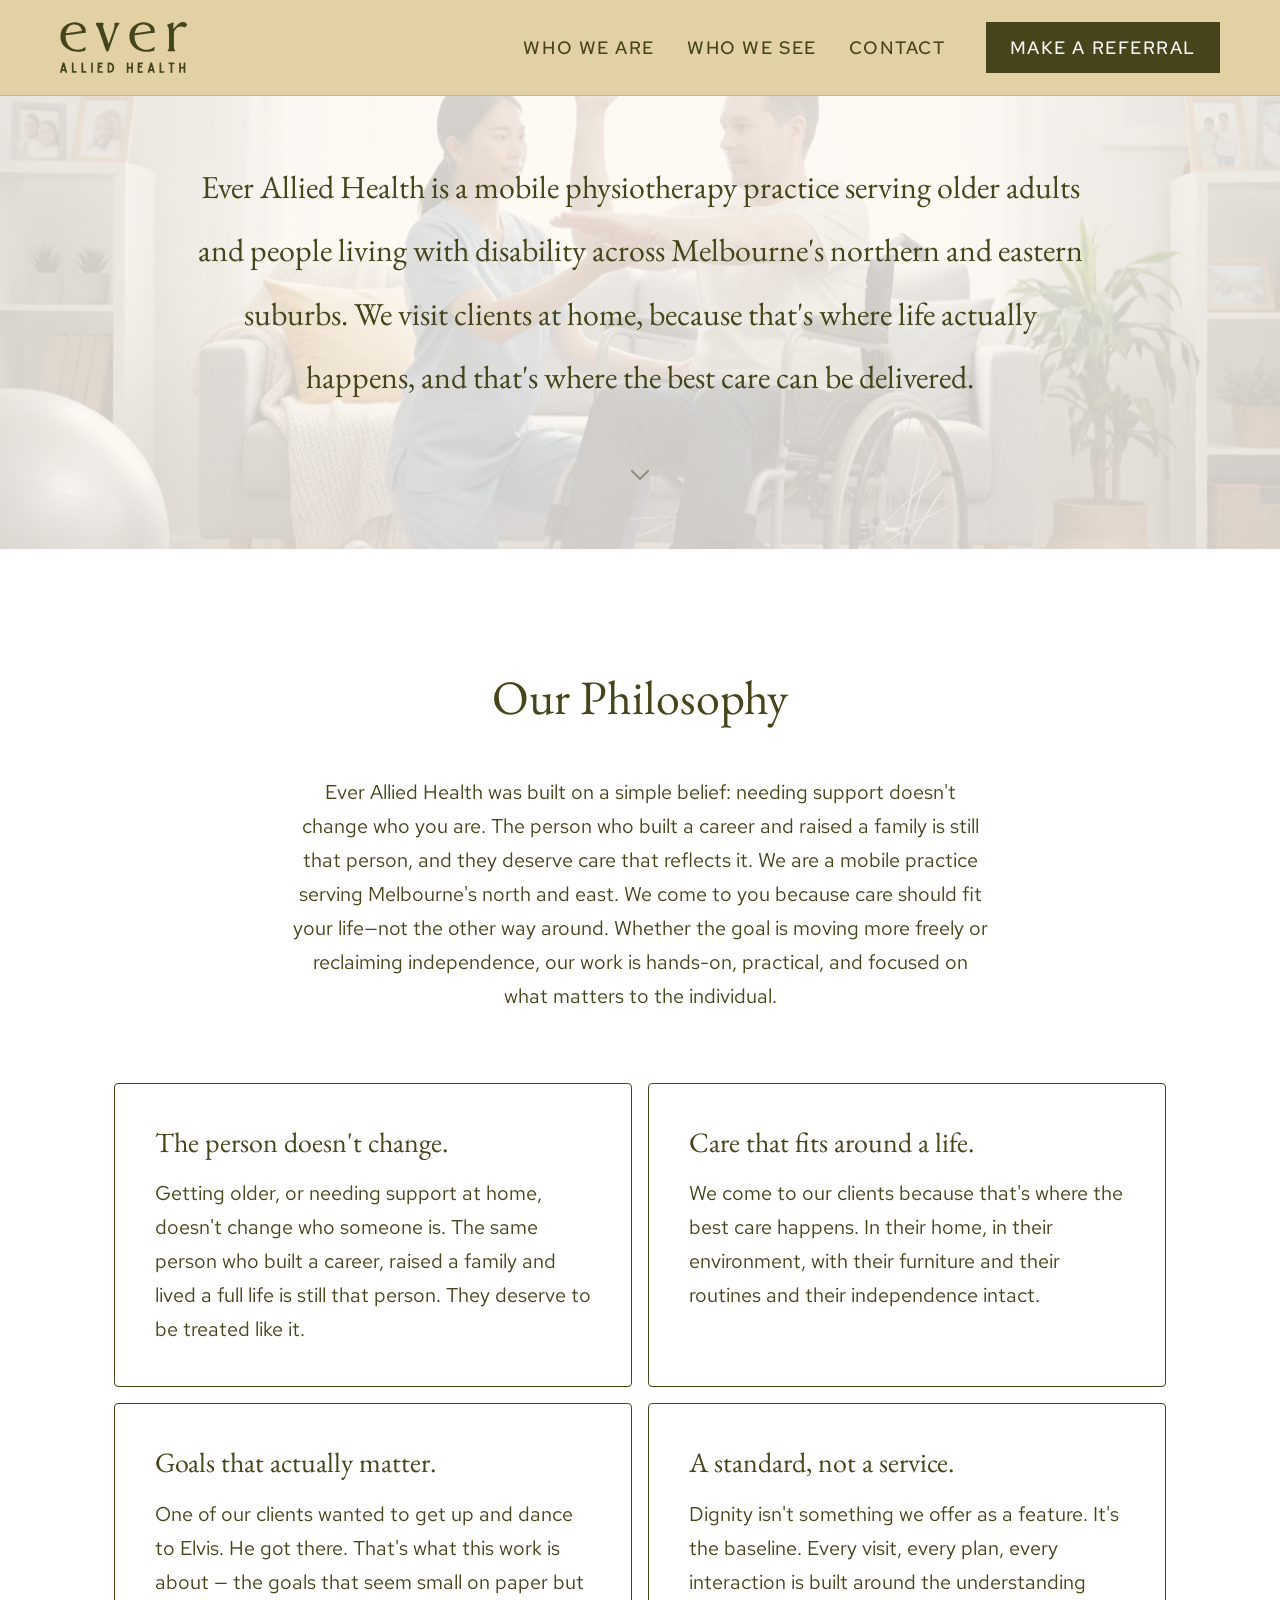
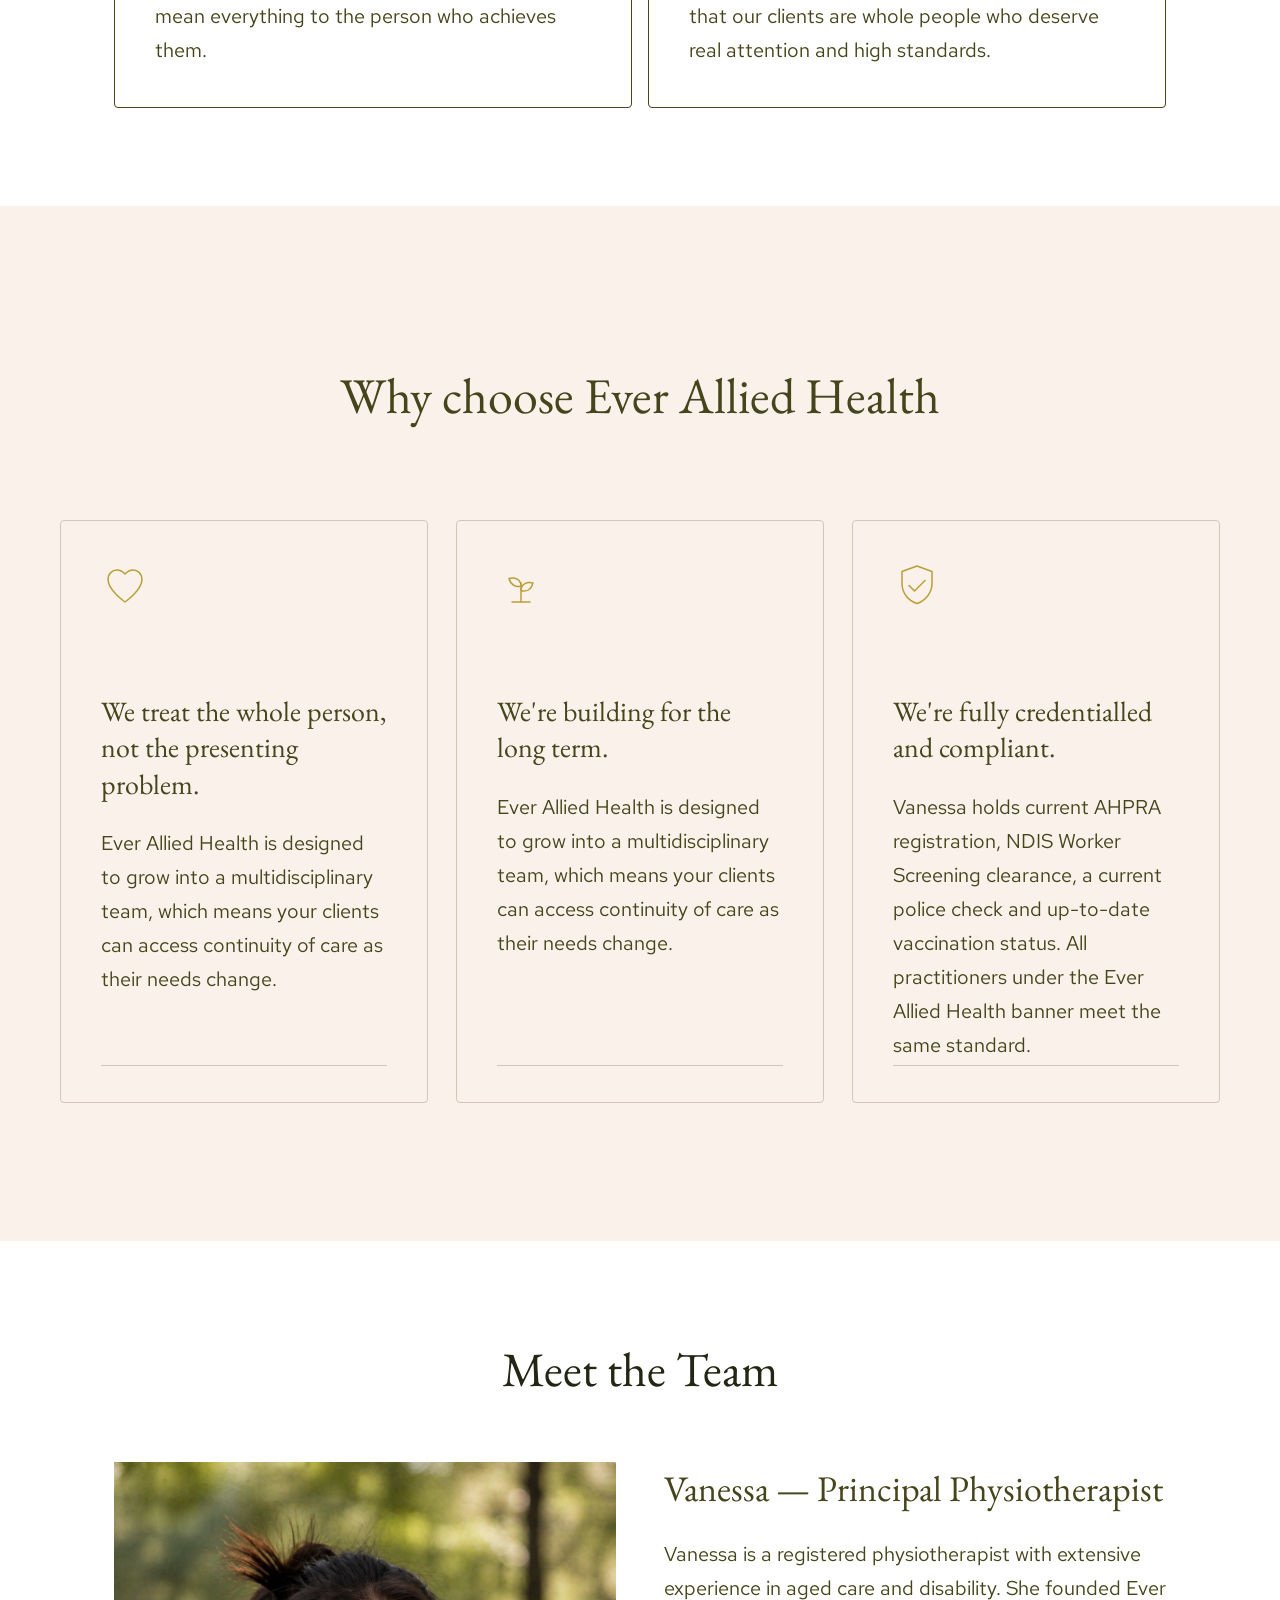
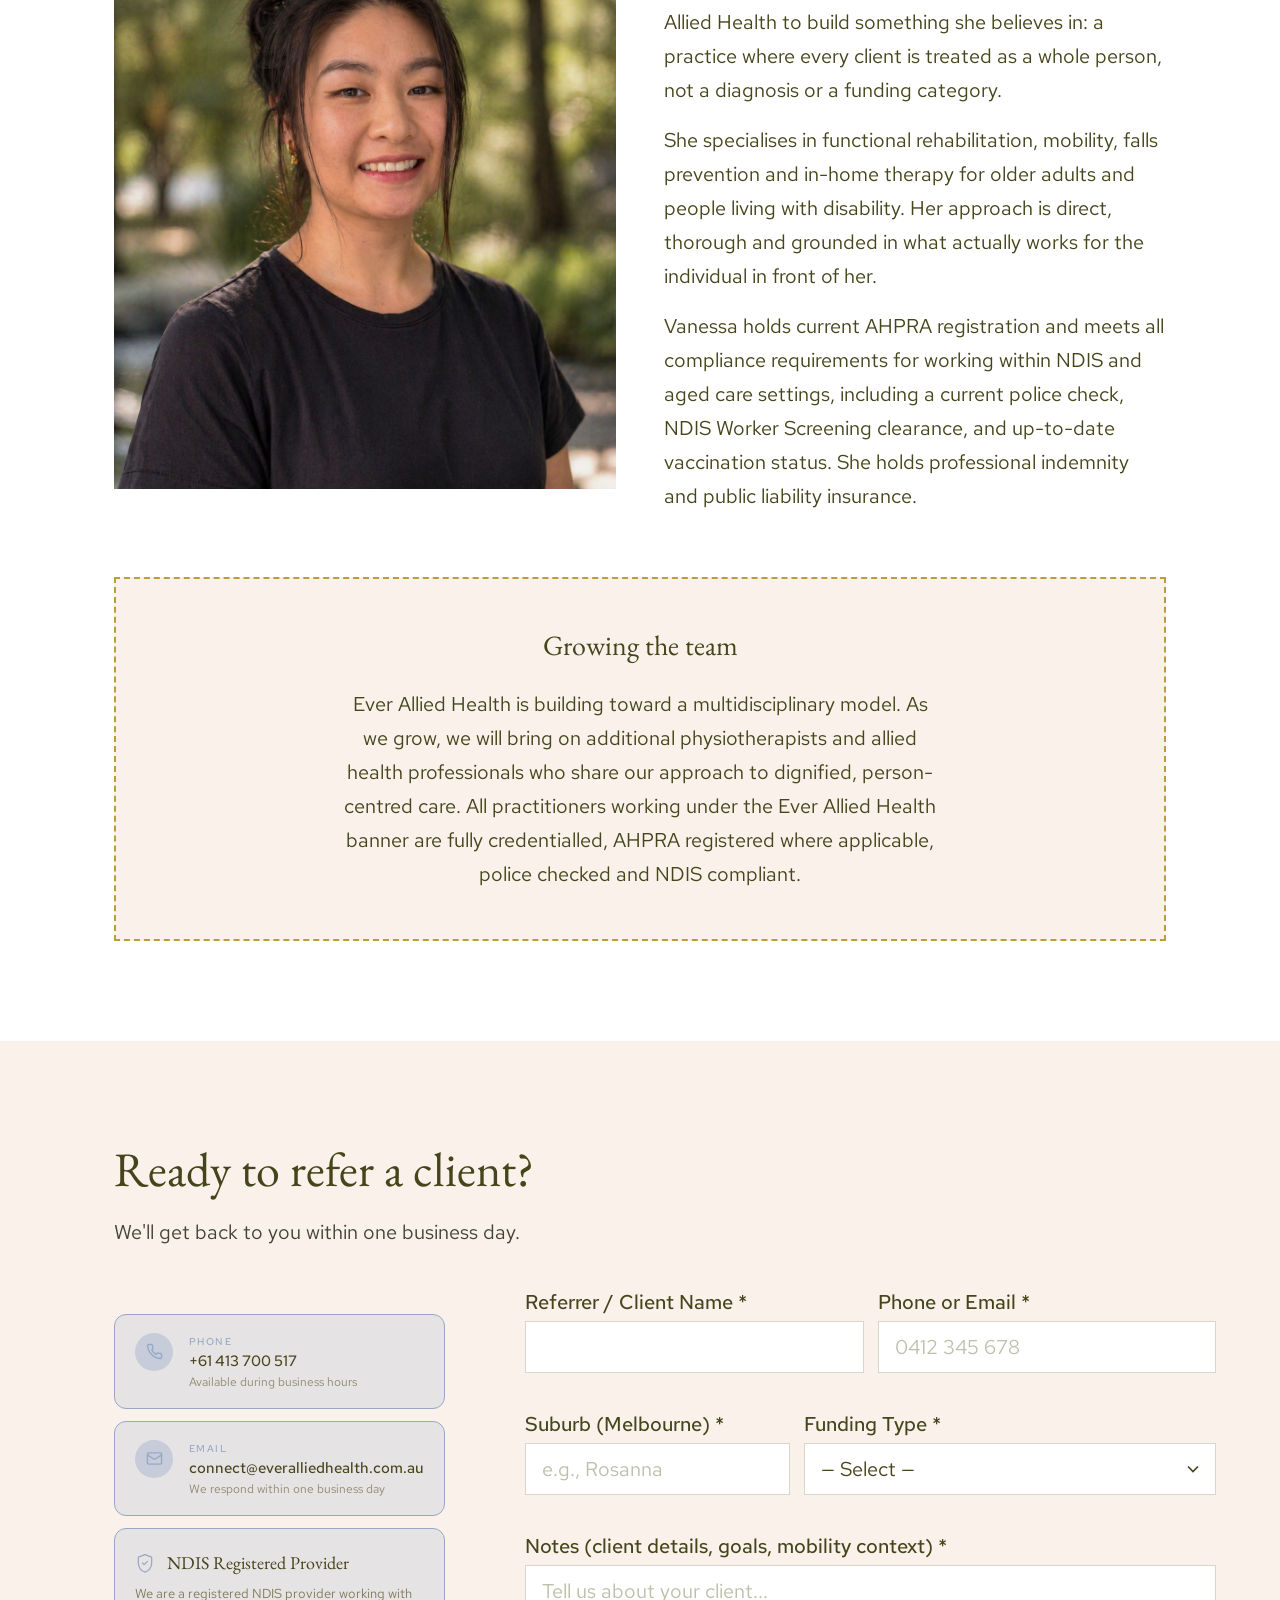
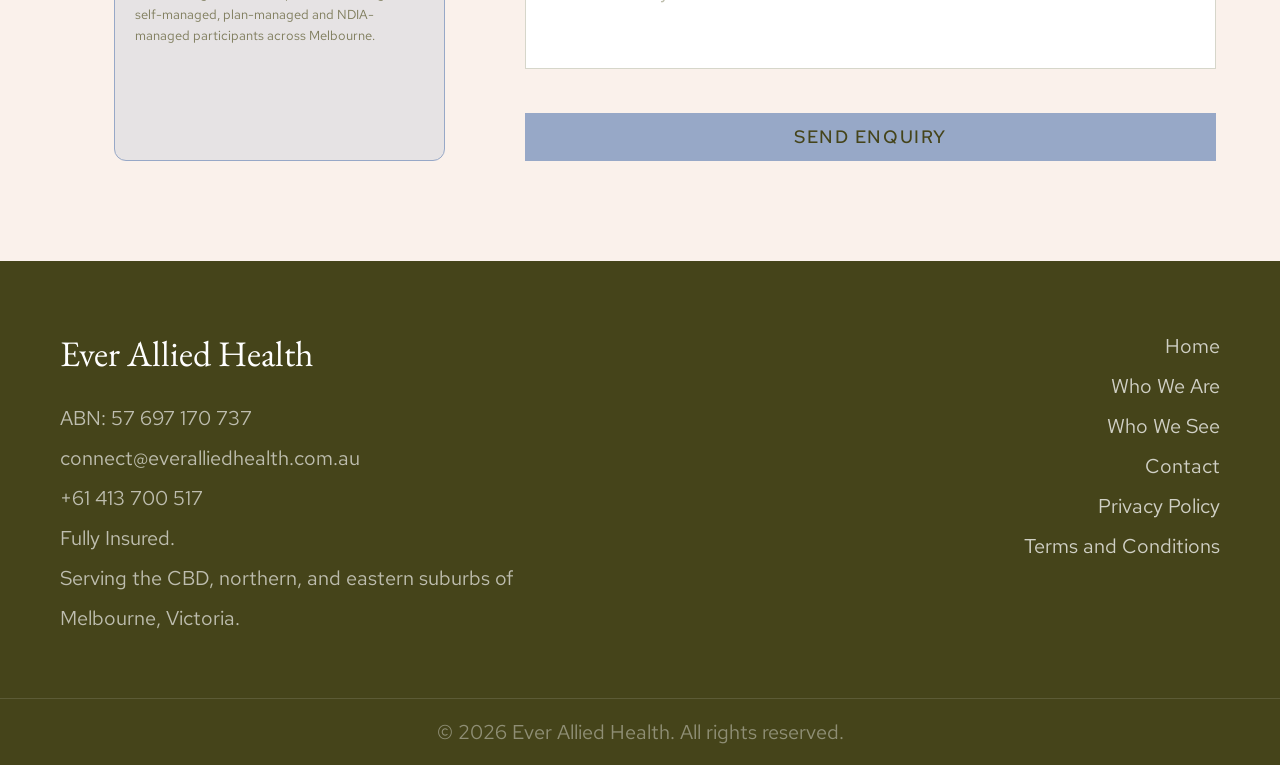
<file: who-we-are.html>
<!DOCTYPE html>
<html lang="en">
<head>
  <meta charset="UTF-8" />
  <meta name="viewport" content="width=device-width, initial-scale=1.0" />
  <meta name="robots" content="index, follow">
  <meta name="author" content="Vanessa Tam, Ever Allied Health">

  <title>Who We Are | Ever Allied Health</title>
  <meta name="description" content="Learn about Ever Allied Health's philosophy, team and approach to mobile physiotherapy across Melbourne. Led by Vanessa Tam, AHPRA registered physiotherapist." />

  <link rel="canonical" href="https://everalliedhealth.com.au/who-we-are">
  <link rel="preconnect" href="https://fonts.googleapis.com">
  <link rel="preconnect" href="https://fonts.gstatic.com" crossorigin>

  <link rel="stylesheet" href="styles.css" />

  <style>
    /* ===================================================================
       Who We Are — page-specific styles
       =================================================================== */

    /* Hero text */
    .wwa-hero {
      position: relative;
      min-height: calc((100vh - var(--nav-height)) / 2);
      display: flex;
      align-items: center;
      justify-content: center;
      padding: 60px 24px;
      overflow: hidden;
    }

    .wwa-hero-bg {
      position: absolute;
      inset: 0;
      background: url('assets/wwa-hero-2.png') center 35% / cover no-repeat;
      z-index: 0;
    }

    .wwa-hero-overlay {
      position: absolute;
      inset: 0;
      background: rgba(255, 250, 246, 0.80);
      z-index: 1;
    }

    .wwa-hero-content {
      position: relative;
      z-index: 2;
      width: 900px;
      max-width: calc(100% - 48px);
      text-align: center;
      display: flex;
      flex-direction: column;
      align-items: center;
      gap: 52px;
    }

    .wwa-hero-content p {
      font-family: var(--font-serif);
      font-size: 32px;
      font-weight: 400;
      line-height: 1.98;
      color: var(--color-dark-green);
    }

    /* Scroll arrow */
    .wwa-scroll-arrow {
      display: flex;
      flex-direction: column;
      align-items: center;
      gap: 6px;
      opacity: 0.45;
      animation: wwa-scroll-bounce 2.2s ease-in-out infinite;
    }

    .wwa-scroll-arrow svg {
      width: 28px;
      height: 28px;
      color: var(--color-dark-green);
    }

    @keyframes wwa-scroll-bounce {
      0%, 100% { transform: translateY(0);   opacity: 0.45; }
      50%       { transform: translateY(9px); opacity: 0.75; }
    }

    /* Philosophy section */
    .wwa-philosophy {
      background: #ffffff;
      padding: 120px 24px;
    }

    .wwa-philosophy .container {
      display: flex;
      flex-direction: column;
      gap: 48px;
    }

    .wwa-philosophy-intro {
      font-family: var(--font-sans);
      font-size: 20px;
      font-weight: 400;
      line-height: 1.7;
      color: var(--color-dark-green);
      text-align: center;
      max-width: 700px;
      margin: 0 auto;
    }

    .wwa-philosophy .section-heading {
      color: var(--color-dark-green);
    }

    .philosophy-cards {
      display: grid;
      grid-template-columns: 1fr 1fr;
      gap: 16px;
    }

    .philosophy-card {
      border: 1px solid var(--color-dark-green);
      border-radius: 4px;
      padding: 40px;
      display: flex;
      flex-direction: column;
      gap: 16px;
    }

    .philosophy-card h3 {
      font-family: var(--font-serif);
      font-size: 28px;
      font-weight: 400;
      line-height: 1.3;
      color: var(--color-dark-green);
    }

    .philosophy-card p {
      font-family: var(--font-sans);
      font-size: 20px;
      font-weight: 400;
      line-height: 1.7;
      color: var(--color-dark-green);
    }

    /* Why Choose section */
    .why-choose {
      background: #faf1eb;
      padding: var(--section-pad-v) 60px;
      display: flex;
      flex-direction: column;
      align-items: center;
      gap: 72px;
    }

    .why-choose-heading {
      font-family: var(--font-serif);
      font-size: 50px;
      font-weight: 400;
      line-height: 1.2;
      color: var(--color-dark-green);
      text-align: center;
      max-width: 1038px;
    }

    .why-choose-grid {
      display: flex;
      gap: 28px;
      justify-content: center;
      flex-wrap: nowrap;
      width: 100%;
    }

    .why-choose-block {
      display: flex;
      flex-direction: column;
      align-items: flex-start;
      gap: 24px;
      flex: 1 1 0;
      max-width: 440px;
      text-align: left;
      background: transparent;
      border: 1px solid rgba(180, 165, 140, 0.55);
      border-radius: 4px;
      padding: 40px;
      position: relative;
      min-height: 520px;
    }

    .why-choose-block::after {
      content: '';
      display: block;
      position: absolute;
      bottom: 36px;
      left: 40px;
      right: 40px;
      height: 1px;
      background: rgba(180, 165, 140, 0.55);
    }

    .why-choose-block .block-icon {
      width: 60px;
      height: 60px;
      flex-shrink: 0;
      margin-bottom: 48px;
    }

    .why-choose-block h3 {
      font-family: var(--font-serif);
      font-size: 28px;
      font-weight: 400;
      line-height: 1.3;
      color: var(--color-dark-green);
    }

    .why-choose-block p {
      font-family: var(--font-sans);
      font-size: 20px;
      font-weight: 400;
      line-height: 1.7;
      color: var(--color-dark-green);
    }

    /* Responsive — tablet */
    @media (max-width: 1024px) {
      .wwa-hero { padding: 60px 32px; }
      .wwa-hero-content { gap: 40px; }
      .wwa-hero-content p { font-size: 28px; line-height: 1.75; }
      .why-choose { padding: 100px 40px; gap: 56px; }
      .why-choose-grid { gap: 20px; }
      .wwa-philosophy { padding: 100px 24px; }
    }

    /* Responsive — mobile */
    @media (max-width: 768px) {
      /* 100dvh = dynamic viewport height (excludes browser chrome/address bar).
         This fills the visible screen correctly on mobile Safari/Chrome where
         100vh is larger than the visible area, causing off-centre text. */
      .wwa-hero {
        padding: 60px 24px;
      }
      /* Shift focal point right so the therapist/patient are centred on narrow screens */
      .wwa-hero-bg { background-position: center 35%; }
      /* Arrow not needed on mobile — user will naturally scroll */
      .wwa-scroll-arrow { display: none; }
      .wwa-hero-content { gap: 0; }
      .wwa-hero-content p { font-size: 24px; line-height: 1.7; }

      .wwa-philosophy { padding: 72px 24px; }
      .wwa-philosophy .container { gap: 32px; }
      .wwa-philosophy-intro { text-align: center; }
      .philosophy-cards { grid-template-columns: 1fr; }
      .philosophy-card { text-align: center; padding: 32px 24px; }

      .why-choose { padding: 72px 24px; gap: 48px; }
      .why-choose-grid { flex-direction: column; align-items: center; flex-wrap: wrap; gap: 24px; }
      .why-choose-heading { font-size: 32px; text-align: center; }
      .why-choose-block { flex: none; width: 100%; max-width: 560px; min-height: unset; }
      .why-choose-block::after { bottom: 28px; left: 28px; right: 28px; }

      /* Team bio — center all text when stacked single-column */
      .team-bio { text-align: center; align-items: center; }
      .team-bio h3 { text-align: center; }
      .team-bio p { text-align: center; }
      .team-growing { text-align: center; }

      /* Footer */
      .contact-subtitle { text-align: center; }
      .contact-service-area { text-align: center; }
      .contact-copyright { text-align: center; }
    }

    @media (max-width: 480px) {
      .wwa-hero {
        min-height: calc(100vh - var(--nav-height));
        min-height: calc(100dvh - var(--nav-height));
        padding: 64px 20px;
      }
      .wwa-hero-content p { font-size: 20px; line-height: 1.65; }
      .why-choose-heading { font-size: 26px; }
      .philosophy-card { padding: 28px 20px; }
    }
  </style>
</head>
<body>

  <!-- ======================================================================
       NAVIGATION
       ====================================================================== -->
  <header class="site-nav" id="site-nav">
    <div class="nav-inner">

      <div class="nav-left">
        <a href="index.html" class="nav-logo" aria-label="Ever Allied Health — back to home">
          <img src="assets/logo.svg" alt="Ever Allied Health" />
        </a>
      </div>

      <div class="nav-right desktop-only">
        <nav aria-label="Main navigation">
          <ul class="nav-links">
            <li><a href="who-we-are.html" aria-current="page">Who We Are</a></li>
            <li><a href="who-we-see.html">Who We See</a></li>
            <li><a href="contact.html">Contact</a></li>
          </ul>
        </nav>
        <a href="contact.html" class="nav-cta">Make a referral</a>
      </div>

      <button class="nav-hamburger" id="nav-hamburger" aria-label="Toggle navigation" aria-expanded="false">
        <span></span>
        <span></span>
        <span></span>
      </button>

    </div>

    <nav class="nav-mobile-menu" id="nav-mobile-menu" aria-label="Mobile navigation">
      <a href="who-we-are.html" aria-current="page">Who We Are</a>
      <a href="who-we-see.html">Who We See</a>
      <a href="contact.html">Contact</a>
      <a href="contact.html" class="nav-cta">Make a referral</a>
    </nav>
  </header>


  <main>

    <!-- ====================================================================
         HERO TEXT
         ==================================================================== -->
    <section class="wwa-hero" aria-label="About Ever Allied Health">
      <div class="wwa-hero-bg" aria-hidden="true"></div>
      <div class="wwa-hero-overlay" aria-hidden="true"></div>
      <div class="wwa-hero-content">
        <p>Ever Allied Health is a mobile physiotherapy practice serving older adults and people living with disability across Melbourne's northern and eastern suburbs. We visit clients at home, because that's where life actually happens, and that's where the best care can be delivered.</p>
        <div class="wwa-scroll-arrow" aria-hidden="true">
          <svg viewBox="0 0 28 28" fill="none" xmlns="http://www.w3.org/2000/svg">
            <path d="M6 10l8 8 8-8" stroke="currentColor" stroke-width="2" stroke-linecap="round" stroke-linejoin="round"/>
          </svg>
        </div>
      </div>
    </section>


    <!-- ====================================================================
         OUR PHILOSOPHY
         ==================================================================== -->
    <section class="wwa-philosophy" aria-label="Our philosophy">
      <div class="container">

        <h2 class="section-heading">Our Philosophy</h2>

        <p class="wwa-philosophy-intro">Ever Allied Health was built on a simple belief: needing support doesn't change who you are. The person who built a career and raised a family is still that person, and they deserve care that reflects it. We are a mobile practice serving Melbourne's north and east. We come to you because care should fit your life—not the other way around. Whether the goal is moving more freely or reclaiming independence, our work is hands-on, practical, and focused on what matters to the individual.</p>

        <div class="philosophy-cards">

          <div class="philosophy-card">
            <h3>The person doesn't change.</h3>
            <p>Getting older, or needing support at home, doesn't change who someone is. The same person who built a career, raised a family and lived a full life is still that person. They deserve to be treated like it.</p>
          </div>

          <div class="philosophy-card">
            <h3>Care that fits around a life.</h3>
            <p>We come to our clients because that's where the best care happens. In their home, in their environment, with their furniture and their routines and their independence intact.</p>
          </div>

          <div class="philosophy-card">
            <h3>Goals that actually matter.</h3>
            <p>One of our clients wanted to get up and dance to Elvis. He got there. That's what this work is about — the goals that seem small on paper but mean everything to the person who achieves them.</p>
          </div>

          <div class="philosophy-card">
            <h3>A standard, not a service.</h3>
            <p>Dignity isn't something we offer as a feature. It's the baseline. Every visit, every plan, every interaction is built around the understanding that our clients are whole people who deserve real attention and high standards.</p>
          </div>

        </div>

      </div>
    </section>


    <!-- ====================================================================
         WHY CHOOSE EVER ALLIED HEALTH
         ==================================================================== -->
    <section class="why-choose" aria-label="Why choose Ever Allied Health">

      <h2 class="why-choose-heading">Why choose Ever Allied Health</h2>

      <div class="why-choose-grid">

        <!-- Block 1: Whole-person care -->
        <div class="why-choose-block">
          <div class="block-icon">
            <!-- Love heart outline -->
            <svg width="48" height="48" viewBox="0 0 48 48" fill="none" xmlns="http://www.w3.org/2000/svg" aria-hidden="true">
              <path d="M24 41C24 41 7 29.5 7 18C7 13.029 11.029 9 16 9C19.113 9 21.863 10.557 24 13C26.137 10.557 28.887 9 32 9C36.971 9 41 13.029 41 18C41 29.5 24 41 24 41Z" stroke="var(--stroke-0, #ba9f38)" stroke-width="1.5" stroke-linecap="round" stroke-linejoin="round"/>
            </svg>
          </div>
          <h3>We treat the whole person, not the presenting problem.</h3>
          <p>Ever Allied Health is designed to grow into a multidisciplinary team, which means your clients can access continuity of care as their needs change.</p>
        </div>

        <!-- Block 2: Long-term building -->
        <div class="why-choose-block">
          <div class="block-icon">
            <!-- Seedling growing — long-term relationship and growth -->
            <svg width="48" height="48" viewBox="0 0 48 48" fill="none" xmlns="http://www.w3.org/2000/svg" aria-hidden="true">
              <path d="M24 41V22" stroke="var(--stroke-0, #ba9f38)" stroke-width="1.5" stroke-linecap="round"/>
              <!-- Right leaf -->
              <path d="M24 29.5c0-6 5.5-9 12-7.5-1.5 6-6 9.5-12 7.5z" fill="none" stroke="var(--stroke-0, #ba9f38)" stroke-width="1.5" stroke-linejoin="round"/>
              <!-- Left leaf -->
              <path d="M24 25c0-6-5.5-9-12-7.5C13.5 23.5 19 27 24 25z" fill="none" stroke="var(--stroke-0, #ba9f38)" stroke-width="1.5" stroke-linejoin="round"/>
              <!-- Ground line -->
              <path d="M15 41h18" stroke="var(--stroke-0, #ba9f38)" stroke-width="1.5" stroke-linecap="round"/>
            </svg>
          </div>
          <h3>We're building for the long term.</h3>
          <p>Ever Allied Health is designed to grow into a multidisciplinary team, which means your clients can access continuity of care as their needs change.</p>
        </div>

        <!-- Block 3: Credentials & compliance -->
        <div class="why-choose-block">
          <div class="block-icon">
            <!-- Shield with checkmark — fully credentialled and compliant -->
            <svg width="48" height="48" viewBox="0 0 48 48" fill="none" xmlns="http://www.w3.org/2000/svg" aria-hidden="true">
              <path d="M24 5l15 5.5v12c0 9.5-6.5 17-15 20C15 39.5 9 32 9 22.5V10.5L24 5z" stroke="var(--stroke-0, #ba9f38)" stroke-width="1.5" stroke-linejoin="round"/>
              <path d="M16 24.5l5.5 5.5 10.5-10.5" stroke="var(--stroke-0, #ba9f38)" stroke-width="1.5" stroke-linecap="round" stroke-linejoin="round"/>
            </svg>
          </div>
          <h3>We're fully credentialled and compliant.</h3>
          <p>Vanessa holds current AHPRA registration, NDIS Worker Screening clearance, a current police check and up-to-date vaccination status. All practitioners under the Ever Allied Health banner meet the same standard.</p>
        </div>

      </div>

    </section>


    <!-- ====================================================================
         MEET THE TEAM
         ==================================================================== -->
    <section class="meet-the-team" aria-label="Meet the team">
      <div class="container">

        <h2 class="section-heading">Meet the Team</h2>

        <!-- Vanessa profile -->
        <div class="team-profile">

          <!-- Photo -->
          <div class="team-photo-wrap">
            <img src="assets/vanessa-team.png" alt="Vanessa Tam, Principal Physiotherapist at Ever Allied Health" />
          </div>

          <!-- Bio -->
          <div class="team-bio">
            <h3>Vanessa — Principal Physiotherapist</h3>
            <p>Vanessa is a registered physiotherapist with extensive experience in aged care and disability. She founded Ever Allied Health to build something she believes in: a practice where every client is treated as a whole person, not a diagnosis or a funding category.</p>
            <p>She specialises in functional rehabilitation, mobility, falls prevention and in-home therapy for older adults and people living with disability. Her approach is direct, thorough and grounded in what actually works for the individual in front of her.</p>
            <p>Vanessa holds current AHPRA registration and meets all compliance requirements for working within NDIS and aged care settings, including a current police check, NDIS Worker Screening clearance, and up-to-date vaccination status. She holds professional indemnity and public liability insurance.</p>
          </div>

        </div>

        <!-- Growing the team -->
        <div class="team-growing">
          <h3>Growing the team</h3>
          <p>Ever Allied Health is building toward a multidisciplinary model. As we grow, we will bring on additional physiotherapists and allied health professionals who share our approach to dignified, person-centred care. All practitioners working under the Ever Allied Health banner are fully credentialled, AHPRA registered where applicable, police checked and NDIS compliant.</p>
        </div>

      </div>
    </section>

  </main>


  <!-- ======================================================================
       CONTACT / FOOTER — Ready to refer a client?
       ====================================================================== -->
  <footer class="contact-footer" id="contact" aria-label="Contact and footer">
    <div class="container">

      <div class="contact-header">
        <h2 class="section-heading">Ready to refer a client?</h2>
        <p class="contact-subtitle">We'll get back to you within one business day.</p>
      </div>

      <div class="contact-two-col">

        <!-- Left: contact cards, accent card -->
        <div class="contact-col-left">

          <div class="contact-detail-cards">
            <a href="tel:+61413700517" class="contact-detail-card">
              <div class="contact-card-icon-wrap">
                <div class="contact-card-icon">
                  <svg viewBox="0 0 16 16" fill="none" xmlns="http://www.w3.org/2000/svg" aria-hidden="true">
                    <path d="M14.6667 11.28V13.28C14.6674 13.4657 14.6294 13.6494 14.555 13.8196C14.4806 13.9897 14.3715 14.1424 14.2347 14.2679C14.0979 14.3934 13.9364 14.489 13.7605 14.5485C13.5846 14.608 13.3982 14.63 13.2133 14.6133C11.1619 14.3904 9.19133 13.6894 7.46 12.5667C5.84922 11.5431 4.48356 10.1774 3.46 8.56667C2.33332 6.82747 1.63216 4.84733 1.41333 2.78667C1.39667 2.60231 1.41858 2.41651 1.47767 2.24108C1.53675 2.06566 1.63171 1.90446 1.75651 1.76775C1.88131 1.63104 2.0332 1.52181 2.20253 1.44701C2.37185 1.37222 2.55489 1.33351 2.74 1.33333H4.74C5.06354 1.33015 5.37719 1.44472 5.62251 1.65569C5.86782 1.86666 6.02805 2.15963 6.07333 2.48C6.15775 3.12004 6.3143 3.74848 6.54 4.35333C6.6297 4.59195 6.64911 4.85128 6.59594 5.10059C6.54277 5.3499 6.41924 5.57874 6.24 5.76L5.39333 6.60667C6.34237 8.2757 7.7243 9.65763 9.39333 10.6067L10.24 9.76C10.4213 9.58076 10.6501 9.45723 10.8994 9.40406C11.1487 9.35089 11.4081 9.3703 11.6467 9.46C12.2515 9.6857 12.88 9.84225 13.52 9.92667C13.8438 9.97235 14.1396 10.1355 14.351 10.385C14.5624 10.6345 14.6748 10.9531 14.6667 11.28Z" stroke="#ba9f38" stroke-width="1.33333" stroke-linecap="round" stroke-linejoin="round"/>
                  </svg>
                </div>
              </div>
              <div class="contact-card-text">
                <span class="contact-card-label">Phone</span>
                <span class="contact-card-value">+61 413 700 517</span>
                <span class="contact-card-sub">Available during business hours</span>
              </div>
            </a>
            <a href="mailto:connect@everalliedhealth.com.au" class="contact-detail-card">
              <div class="contact-card-icon-wrap">
                <div class="contact-card-icon">
                  <svg viewBox="0 0 16 16" fill="none" xmlns="http://www.w3.org/2000/svg" aria-hidden="true">
                    <path d="M13.3333 2.66667H2.66667C1.93029 2.66667 1.33333 3.26362 1.33333 4V12C1.33333 12.7364 1.93029 13.3333 2.66667 13.3333H13.3333C14.0697 13.3333 14.6667 12.7364 14.6667 12V4C14.6667 3.26362 14.0697 2.66667 13.3333 2.66667Z" stroke="#ba9f38" stroke-width="1.33333" stroke-linecap="round" stroke-linejoin="round"/>
                    <path d="M14.6667 4.66667L8.68667 8.46667C8.48085 8.59562 8.24288 8.66401 8 8.66401C7.75712 8.66401 7.51915 8.59562 7.31333 8.46667L1.33333 4.66667" stroke="#ba9f38" stroke-width="1.33333" stroke-linecap="round" stroke-linejoin="round"/>
                  </svg>
                </div>
              </div>
              <div class="contact-card-text">
                <span class="contact-card-label">Email</span>
                <span class="contact-card-value">connect@everalliedhealth.com.au</span>
                <span class="contact-card-sub">We respond within one business day</span>
              </div>
            </a>
          </div>

          <div class="contact-accent-card">
            <div class="contact-accent-header">
              <svg viewBox="0 0 24 24" fill="none" xmlns="http://www.w3.org/2000/svg" aria-hidden="true">
                <path d="M12 2l8 3v7c0 5.25-3.5 9.74-8 11-4.5-1.26-8-5.75-8-11V5l8-3z" stroke="#ba9f38" stroke-width="1.5" stroke-linecap="round" stroke-linejoin="round"/>
                <path d="M9 12l2 2 4-4" stroke="#ba9f38" stroke-width="1.5" stroke-linecap="round" stroke-linejoin="round"/>
              </svg>
              <h3>NDIS Registered Provider</h3>
            </div>
            <p>We are a registered NDIS provider working with self-managed, plan-managed and NDIA-managed participants across Melbourne.</p>
          </div>
        </div>

        <!-- Right: form -->
        <div class="contact-col-right">
          <form id="contact-form" class="contact-form">

            <div class="form-row-2">
              <div class="form-group">
                <label for="name">Referrer / Client Name *</label>
                <input type="text" id="name" name="name" required aria-required="true">
                <span class="form-error"></span>
              </div>
              <div class="form-group">
                <label for="contact">Phone or Email *</label>
                <input type="text" id="contact" name="contact" required aria-required="true" placeholder="0412 345 678">
                <span class="form-error"></span>
              </div>
            </div>

            <div class="form-row-2">
              <div class="form-group">
                <label for="suburb">Suburb (Melbourne) *</label>
                <input type="text" id="suburb" name="suburb" required aria-required="true" placeholder="e.g., Rosanna">
                <span class="form-error"></span>
              </div>
              <div class="form-group">
                <label for="funding_type">Funding Type *</label>
                <select id="funding_type" name="funding_type" required aria-required="true">
                  <option value="">— Select —</option>
                  <option value="Support at Home">Support at Home (SAH)</option>
                  <option value="NDIS">NDIS (plan-managed or self-managed)</option>
                  <option value="Private">Private</option>
                </select>
                <span class="form-error"></span>
              </div>
            </div>

            <div class="form-group form-group--grow">
              <label for="notes">Notes (client details, goals, mobility context) *</label>
              <textarea id="notes" name="notes" required aria-required="true" rows="3" placeholder="Tell us about your client..."></textarea>
              <span class="form-error"></span>
            </div>

            <button type="submit" class="btn-gold">Send Enquiry</button>
            <div id="form-error" class="form-error-message" style="display: none;">
              Something went wrong — please email us directly at <a href="mailto:connect@everalliedhealth.com.au">connect@everalliedhealth.com.au</a>
            </div>
          </form>

          <!-- Success Message (hidden by default) -->
          <div id="form-success" class="form-success-message" style="display: none;">
            <h3>Thank you.</h3>
            <p>We'll be in touch within one business day.</p>
          </div>
        </div>

      </div>

    </div>
  </footer>

  <!-- ========================================================================
       SITE FOOTER
       ====================================================================== -->
  <footer class="site-footer">
    <div class="site-footer-inner">
      <div class="site-footer-brand">
        <p class="site-footer-name">Ever Allied Health</p>
        <p class="site-footer-desc site-footer-meta">ABN: 57 697 170 737<br><a href="mailto:connect@everalliedhealth.com.au">connect@everalliedhealth.com.au</a><br><a href="tel:+61413700517">+61 413 700 517</a><br>Fully Insured.<br>Serving the CBD, northern, and eastern suburbs of Melbourne, Victoria.</p>
      </div>
      <nav class="site-footer-nav" aria-label="Footer navigation">
        <a href="index.html">Home</a>
        <a href="who-we-are.html">Who We Are</a>
        <a href="who-we-see.html">Who We See</a>
        <a href="contact.html">Contact</a>
        <a href="#">Privacy Policy</a>
        <a href="#">Terms and Conditions</a>
      </nav>
    </div>
    <div class="site-footer-bar">
      <p class="site-footer-copyright">© 2026 Ever Allied Health. All rights reserved.</p>
    </div>
  </footer>

  <script src="script.js"></script>
</body>
</html>
</file>
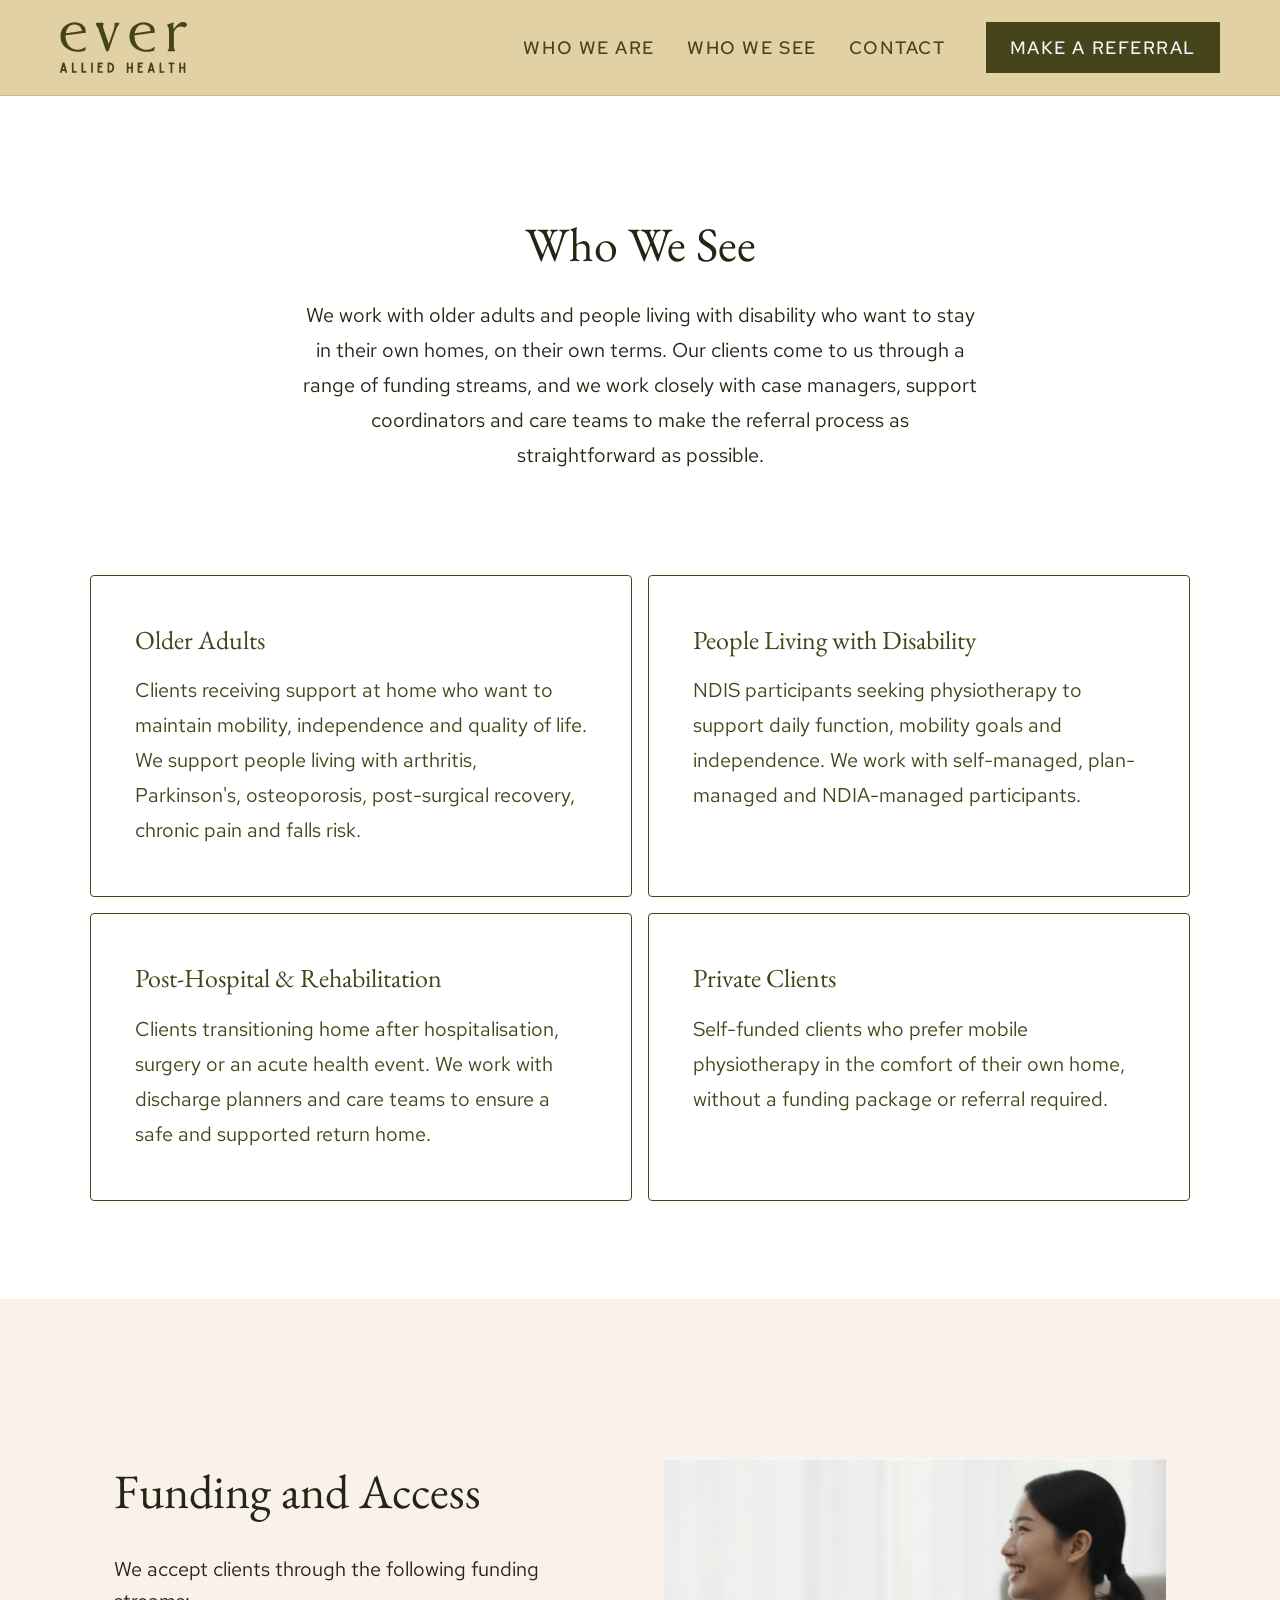
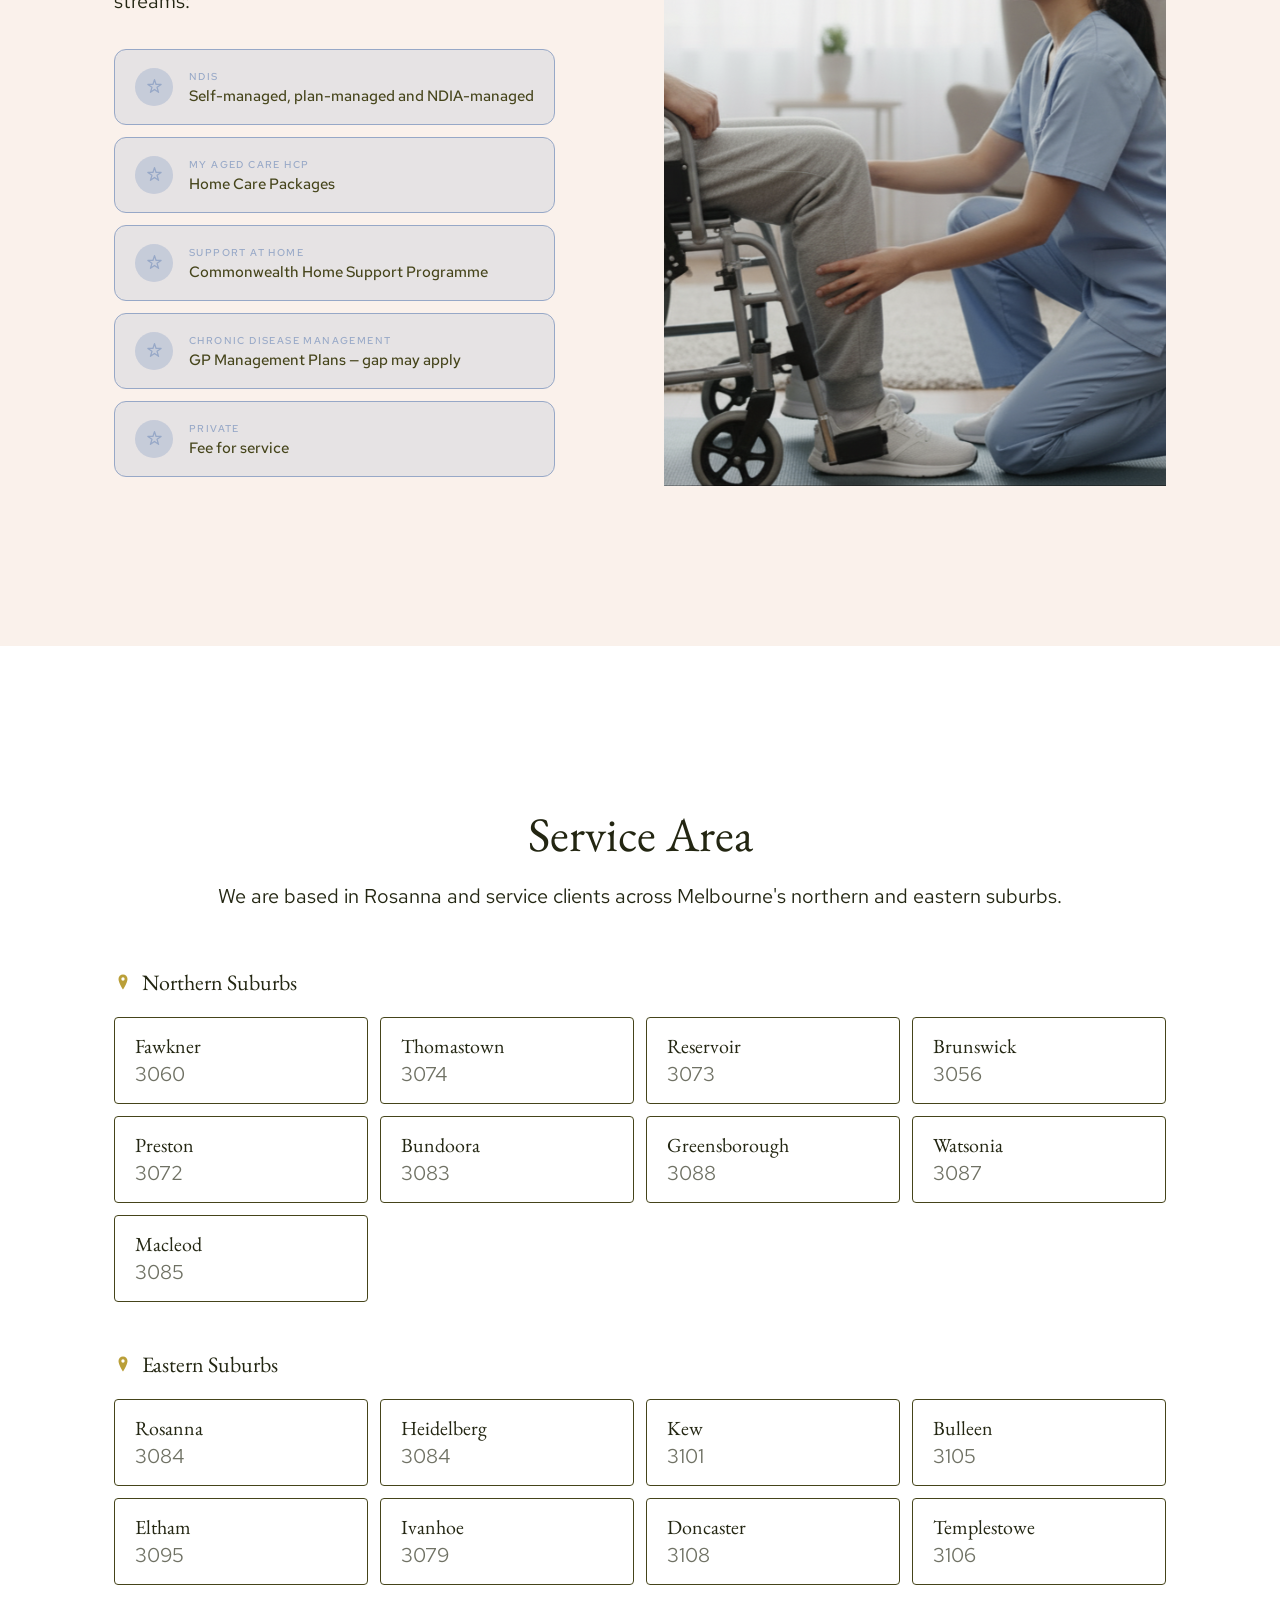
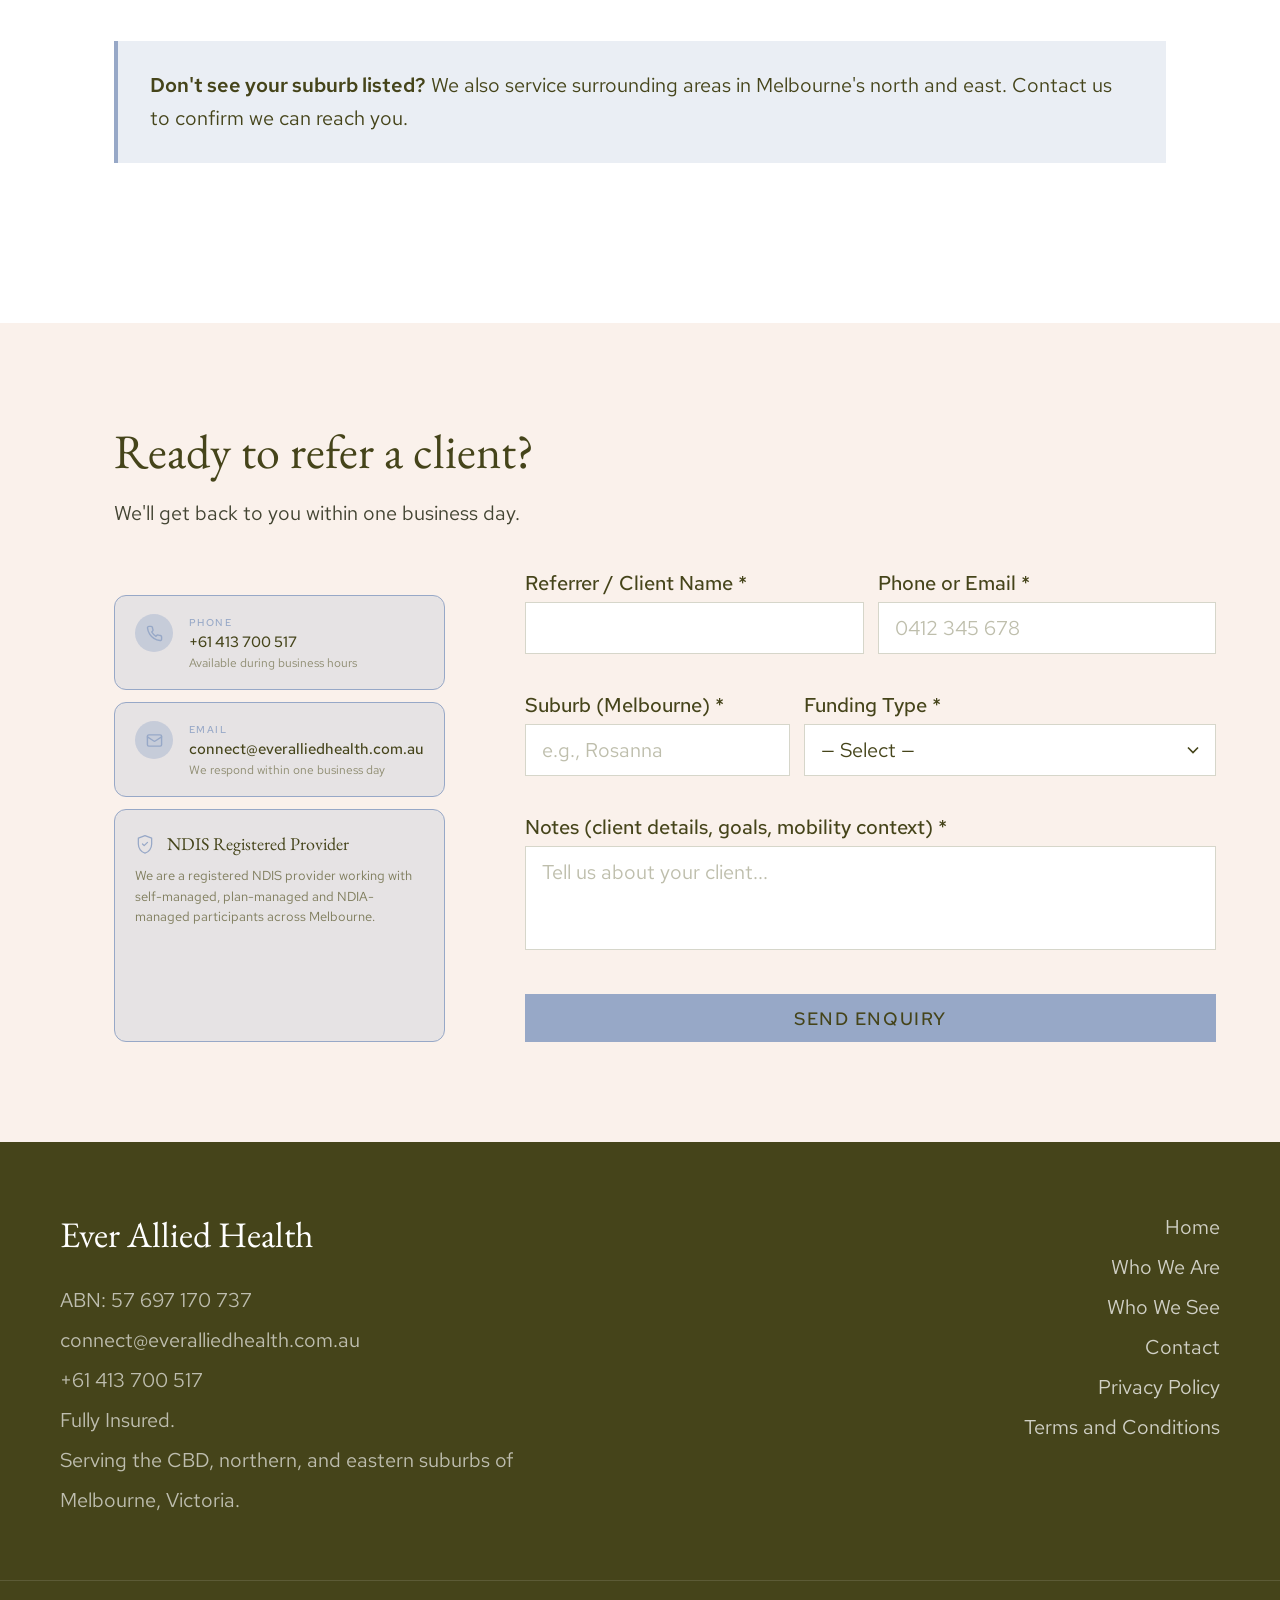
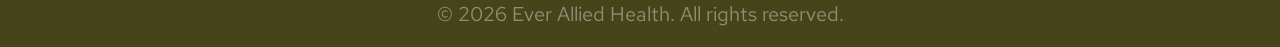
<file: who-we-see.html>
<!DOCTYPE html>
<html lang="en">
<head>
  <meta charset="UTF-8" />
  <meta name="viewport" content="width=device-width, initial-scale=1.0" />
  <meta name="robots" content="index, follow">
  <meta name="author" content="Vanessa Tam, Ever Allied Health">

  <title>Who We See | Ever Allied Health</title>
  <meta name="description" content="Ever Allied Health provides mobile physiotherapy for older adults, people living with disability, post-hospital clients and private clients across Melbourne's north and east." />

  <link rel="canonical" href="https://everalliedhealth.com.au/who-we-see">
  <link rel="preconnect" href="https://fonts.googleapis.com">
  <link rel="preconnect" href="https://fonts.gstatic.com" crossorigin>

  <link rel="stylesheet" href="styles.css" />

  <style>
    /* ===================================================================
       Who We See — page-specific styles
       =================================================================== */

    /* ------------------------------------------------------------------
       Page intro / hero strip
       ------------------------------------------------------------------ */
    .wws-page-intro {
      background: #ffffff;
      padding: 120px 24px 80px;
      text-align: center;
    }

    .wws-page-intro .section-heading {
      margin-bottom: 24px;
    }

    .wws-page-intro-text {
      font-family: var(--font-sans);
      font-size: 20px;
      font-weight: 400;
      line-height: 1.75;
      color: var(--color-olive-mid);
      max-width: 680px;
      margin: 0 auto;
    }

    /* ------------------------------------------------------------------
       Client cards grid
       ------------------------------------------------------------------ */
    .wws-cards {
      background: #ffffff;
      padding: 0 24px 120px;
    }

    .wws-card-grid {
      display: grid;
      grid-template-columns: 1fr 1fr;
      gap: 16px;
      max-width: var(--content-max);
      margin: 0 auto;
    }

    .wws-card {
      border: 1px solid var(--color-dark-green);
      border-radius: 4px;
      padding: 48px 44px;
      display: flex;
      flex-direction: column;
      gap: 16px;
    }

    .wws-card h3 {
      font-family: var(--font-serif);
      font-size: 26px;
      font-weight: 400;
      line-height: 1.3;
      color: var(--color-dark-green);
    }

    .wws-card p {
      font-family: var(--font-sans);
      font-size: 20px;
      font-weight: 400;
      line-height: 1.75;
      color: var(--color-dark-green);
    }

    /* ------------------------------------------------------------------
       Funding & Access
       ------------------------------------------------------------------ */
    .wws-funding {
      background: #faf1eb;
      padding: var(--section-pad-v) 24px;
    }

    .wws-funding .container {
      display: flex;
      flex-direction: column;
      align-items: center;
      gap: 0;
    }

    .wws-funding-inner {
      display: grid;
      grid-template-columns: 1fr 502px;
      gap: 48px;
      align-items: start;
      width: 100%;
    }

    .wws-funding-content {
      display: flex;
      flex-direction: column;
      gap: 32px;
      align-items: flex-start;
      padding-top: 4px;
    }

    .wws-funding-content .section-heading {
      margin-bottom: 0;
    }

    .wws-funding-subtitle {
      font-family: var(--font-sans);
      font-size: 20px;
      font-weight: 400;
      line-height: 1.6;
      color: var(--color-olive-mid);
    }

    .wws-funding-list {
      list-style: none;
      display: flex;
      flex-direction: column;
      gap: 22px;
      width: 100%;
    }

    .wws-funding-list li {
      display: flex;
      gap: 20px;
      font-family: var(--font-sans);
      font-size: 16px;
      font-weight: 400;
      line-height: 1.65;
      color: var(--color-olive-mid);
    }

    .wws-funding-list li::before {
      content: '—';
      color: var(--color-gold);
      flex-shrink: 0;
    }

    .wws-funding-image {
      overflow: hidden;
      height: 627px;
      background: var(--color-cream-mid);
    }

    .wws-funding-image img {
      width: 100%;
      height: 100%;
      object-fit: cover;
      display: block;
      filter: saturate(0.8);
    }

    /* ------------------------------------------------------------------
       Service Area
       ------------------------------------------------------------------ */
    .wws-service-area {
      background: #ffffff;
      padding: var(--section-pad-v) 24px;
    }

    .wws-service-area .container {
      display: flex;
      flex-direction: column;
      align-items: center;
      gap: 56px;
    }

    .wws-service-area .section-heading {
      text-align: center;
      margin-bottom: 0;
    }

    .wws-service-subtitle {
      font-family: var(--font-sans);
      font-size: 20px;
      font-weight: 400;
      line-height: 1.6;
      color: var(--color-olive-mid);
      text-align: center;
      margin-top: -40px;
    }

    .wws-suburb-groups {
      display: flex;
      flex-direction: column;
      gap: 48px;
      width: 100%;
    }

    .suburb-group {
      display: flex;
      flex-direction: column;
      gap: 20px;
    }

    .suburb-group-label {
      display: flex;
      align-items: center;
      gap: 10px;
      font-family: var(--font-serif);
      font-size: 22px;
      font-weight: 400;
      color: var(--color-olive);
    }

    .suburb-group-label svg {
      flex-shrink: 0;
    }

    .suburb-pills {
      display: grid;
      grid-template-columns: repeat(4, 1fr);
      gap: 12px;
      width: 100%;
    }

    .suburb-pill {
      display: flex;
      flex-direction: column;
      gap: 3px;
      padding: 16px 20px;
      border-radius: 4px;
      border: 1.5px solid #45441a;
      background: rgba(255, 255, 255, 0.2);
    }

    .suburb-pill-name {
      font-family: var(--font-serif);
      font-size: 20px;
      font-weight: 400;
      line-height: 1.2;
      color: var(--color-olive);
    }

    .suburb-pill-postcode {
      font-family: var(--font-sans);
      font-size: 20px;
      font-weight: 400;
      color: var(--color-olive-mid);
      opacity: 0.65;
    }

    .wws-service-callout {
      background: rgba(151, 168, 199, 0.20);
      padding: 28px 32px;
      font-family: var(--font-sans);
      font-size: 20px;
      font-weight: 400;
      line-height: 1.65;
      color: #45441a;
      width: 100%;
      border-left: 4px solid #97a8c7;
    }

    .wws-service-callout strong {
      font-weight: 600;
    }

    /* ------------------------------------------------------------------
       How to Refer
       ------------------------------------------------------------------ */
    .wws-refer {
      background: var(--color-white);
      padding: var(--section-pad-v) 24px;
    }

    .wws-refer .container {
      display: flex;
      flex-direction: column;
      gap: 64px;
    }

    .wws-refer-steps {
      display: flex;
      flex-direction: column;
      gap: 0;
    }

    .wws-refer-step {
      display: grid;
      grid-template-columns: 100px 1fr;
      gap: 24px;
      padding: 40px 0;
      border-bottom: 1px solid rgba(69, 68, 17, 0.12);
    }

    .wws-refer-step:first-child {
      border-top: 1px solid rgba(69, 68, 17, 0.12);
    }

    .wws-step-number {
      font-family: var(--font-serif);
      font-size: 48px;
      font-weight: 400;
      line-height: 1;
      color: var(--color-gold);
      padding-top: 4px;
    }

    .wws-step-body {
      display: flex;
      flex-direction: column;
      gap: 8px;
    }

    .wws-step-body h3 {
      font-family: var(--font-serif);
      font-size: 24px;
      font-weight: 400;
      line-height: 1.35;
      color: var(--color-olive);
    }

    .wws-step-body p {
      font-family: var(--font-sans);
      font-size: 17px;
      font-weight: 400;
      line-height: 1.7;
      color: var(--color-olive-mid);
    }

    .wws-refer-closing {
      font-family: var(--font-serif);
      font-size: 20px;
      font-style: italic;
      font-weight: 400;
      line-height: 1.6;
      color: var(--color-olive-mid);
      text-align: center;
      max-width: 680px;
      margin: 0 auto;
    }

    /* ------------------------------------------------------------------
       Responsive — tablet (≤1024px)
       ------------------------------------------------------------------ */
    @media (max-width: 1024px) {
      .wws-page-intro { padding: 100px 32px 64px; }
      .wws-cards { padding: 0 32px 100px; }
      .wws-funding-inner { grid-template-columns: 1fr 1fr; }
      .wws-funding-image { height: 500px; }
      .wws-suburb-groups { gap: 48px; }
      .suburb-pills { grid-template-columns: repeat(2, 1fr); }
      .wws-refer-step { grid-template-columns: 80px 1fr; }
      .wws-step-number { font-size: 40px; }
    }

    /* ------------------------------------------------------------------
       Responsive — mobile (≤768px)
       ------------------------------------------------------------------ */
    @media (max-width: 768px) {
      .wws-page-intro { padding: 72px 24px 48px; }
      .wws-page-intro-text { font-size: 16px; }

      .wws-cards { padding: 0 24px 80px; }
      .wws-card-grid { grid-template-columns: 1fr; }
      .wws-card { padding: 32px 28px; }

      .wws-funding { padding: 72px 24px; }
      .wws-funding-inner { grid-template-columns: 1fr; gap: 40px; }
      .wws-funding-image { height: 320px; }

      .wws-service-area { padding: 72px 24px; }
      .suburb-pills { grid-template-columns: repeat(2, 1fr); }

      .wws-refer { padding: 72px 24px; }
      .wws-refer-step { grid-template-columns: 1fr; gap: 8px; }
      .wws-step-number { font-size: 32px; }
      .wws-step-body h3 { font-size: 20px; }

      /* Footer */
      .contact-subtitle { text-align: center; }
      .contact-service-area { text-align: center; }
      .contact-copyright { text-align: center; }
    }

    @media (max-width: 480px) {
      .wws-card { padding: 28px 20px; }
      .wws-refer-closing { font-size: 18px; }
      .suburb-pill { padding: 12px 14px; }
      .suburb-pills { gap: 8px; }
      .wws-funding-content .section-heading { font-size: 30px; }
    }
  </style>
</head>
<body>

  <!-- ======================================================================
       NAVIGATION
       ====================================================================== -->
  <header class="site-nav" id="site-nav">
    <div class="nav-inner">

      <div class="nav-left">
        <a href="index.html" class="nav-logo" aria-label="Ever Allied Health — back to home">
          <img src="assets/logo.svg" alt="Ever Allied Health" />
        </a>
      </div>

      <div class="nav-right desktop-only">
        <nav aria-label="Main navigation">
          <ul class="nav-links">
            <li><a href="who-we-are.html">Who We Are</a></li>
            <li><a href="who-we-see.html" aria-current="page">Who We See</a></li>
            <li><a href="contact.html">Contact</a></li>
          </ul>
        </nav>
        <a href="contact.html" class="nav-cta">Make a referral</a>
      </div>

      <button class="nav-hamburger" id="nav-hamburger" aria-label="Toggle navigation" aria-expanded="false">
        <span></span>
        <span></span>
        <span></span>
      </button>

    </div>

    <nav class="nav-mobile-menu" id="nav-mobile-menu" aria-label="Mobile navigation">
      <a href="who-we-are.html">Who We Are</a>
      <a href="who-we-see.html" aria-current="page">Who We See</a>
      <a href="contact.html">Contact</a>
      <a href="contact.html" class="nav-cta">Make a referral</a>
    </nav>
  </header>


  <main>

    <!-- ======================================================================
         WHO WE SEE — page intro
         ====================================================================== -->
    <section class="wws-page-intro" aria-label="Who we see">
      <h1 class="section-heading">Who We See</h1>
      <p class="wws-page-intro-text">We work with older adults and people living with disability who want to stay in their own homes, on their own terms. Our clients come to us through a range of funding streams, and we work closely with case managers, support coordinators and care teams to make the referral process as straightforward as possible.</p>
    </section>


    <!-- ======================================================================
         CLIENT CARDS
         ====================================================================== -->
    <section class="wws-cards" aria-label="Client types">
      <div class="wws-card-grid">

        <div class="wws-card">
          <h3>Older Adults</h3>
          <p>Clients receiving support at home who want to maintain mobility, independence and quality of life. We support people living with arthritis, Parkinson's, osteoporosis, post-surgical recovery, chronic pain and falls risk.</p>
        </div>

        <div class="wws-card">
          <h3>People Living with Disability</h3>
          <p>NDIS participants seeking physiotherapy to support daily function, mobility goals and independence. We work with self-managed, plan-managed and NDIA-managed participants.</p>
        </div>

        <div class="wws-card">
          <h3>Post-Hospital &amp; Rehabilitation</h3>
          <p>Clients transitioning home after hospitalisation, surgery or an acute health event. We work with discharge planners and care teams to ensure a safe and supported return home.</p>
        </div>

        <div class="wws-card">
          <h3>Private Clients</h3>
          <p>Self-funded clients who prefer mobile physiotherapy in the comfort of their own home, without a funding package or referral required.</p>
        </div>

      </div>
    </section>


    <!-- ======================================================================
         FUNDING & ACCESS
         ====================================================================== -->
    <section class="wws-funding" id="funding" aria-label="Funding and access">
      <div class="container">

        <div class="wws-funding-inner">

          <div class="wws-funding-content">
            <h2 class="section-heading">Funding and Access</h2>
            <p class="wws-funding-subtitle">We accept clients through the following funding streams:</p>

            <div class="contact-detail-cards">

              <div class="contact-detail-card">
                <div class="contact-card-icon-wrap">
                  <div class="contact-card-icon">
                    <svg viewBox="0 0 16 16" fill="none" xmlns="http://www.w3.org/2000/svg" aria-hidden="true">
                      <path d="M8 1.5L9.5 6.1H14.2L10.4 8.8L11.8 13.5L8 10.8L4.2 13.5L5.6 8.8L1.8 6.1H6.5Z" stroke="#ba9f38" stroke-width="1.2" stroke-linejoin="round"/>
                    </svg>
                  </div>
                </div>
                <div class="contact-card-text">
                  <span class="contact-card-label">NDIS</span>
                  <span class="contact-card-value">Self-managed, plan-managed and NDIA-managed</span>
                </div>
              </div>

              <div class="contact-detail-card">
                <div class="contact-card-icon-wrap">
                  <div class="contact-card-icon">
                    <svg viewBox="0 0 16 16" fill="none" xmlns="http://www.w3.org/2000/svg" aria-hidden="true">
                      <path d="M8 1.5L9.5 6.1H14.2L10.4 8.8L11.8 13.5L8 10.8L4.2 13.5L5.6 8.8L1.8 6.1H6.5Z" stroke="#ba9f38" stroke-width="1.2" stroke-linejoin="round"/>
                    </svg>
                  </div>
                </div>
                <div class="contact-card-text">
                  <span class="contact-card-label">My Aged Care HCP</span>
                  <span class="contact-card-value">Home Care Packages</span>
                </div>
              </div>

              <div class="contact-detail-card">
                <div class="contact-card-icon-wrap">
                  <div class="contact-card-icon">
                    <svg viewBox="0 0 16 16" fill="none" xmlns="http://www.w3.org/2000/svg" aria-hidden="true">
                      <path d="M8 1.5L9.5 6.1H14.2L10.4 8.8L11.8 13.5L8 10.8L4.2 13.5L5.6 8.8L1.8 6.1H6.5Z" stroke="#ba9f38" stroke-width="1.2" stroke-linejoin="round"/>
                    </svg>
                  </div>
                </div>
                <div class="contact-card-text">
                  <span class="contact-card-label">Support at Home</span>
                  <span class="contact-card-value">Commonwealth Home Support Programme</span>
                </div>
              </div>

              <div class="contact-detail-card">
                <div class="contact-card-icon-wrap">
                  <div class="contact-card-icon">
                    <svg viewBox="0 0 16 16" fill="none" xmlns="http://www.w3.org/2000/svg" aria-hidden="true">
                      <path d="M8 1.5L9.5 6.1H14.2L10.4 8.8L11.8 13.5L8 10.8L4.2 13.5L5.6 8.8L1.8 6.1H6.5Z" stroke="#ba9f38" stroke-width="1.2" stroke-linejoin="round"/>
                    </svg>
                  </div>
                </div>
                <div class="contact-card-text">
                  <span class="contact-card-label">Chronic Disease Management</span>
                  <span class="contact-card-value">GP Management Plans — gap may apply</span>
                </div>
              </div>

              <div class="contact-detail-card">
                <div class="contact-card-icon-wrap">
                  <div class="contact-card-icon">
                    <svg viewBox="0 0 16 16" fill="none" xmlns="http://www.w3.org/2000/svg" aria-hidden="true">
                      <path d="M8 1.5L9.5 6.1H14.2L10.4 8.8L11.8 13.5L8 10.8L4.2 13.5L5.6 8.8L1.8 6.1H6.5Z" stroke="#ba9f38" stroke-width="1.2" stroke-linejoin="round"/>
                    </svg>
                  </div>
                </div>
                <div class="contact-card-text">
                  <span class="contact-card-label">Private</span>
                  <span class="contact-card-value">Fee for service</span>
                </div>
              </div>

            </div>
          </div>

          <div class="wws-funding-image">
            <img src="assets/vanessa-2.svg" alt="Vanessa Tam, physiotherapist with a client" />
          </div>

        </div>

      </div>
    </section>


    <!-- ======================================================================
         SERVICE AREA
         ====================================================================== -->
    <section class="wws-service-area" id="service-area" aria-label="Service area">
      <div class="container">

        <h2 class="section-heading">Service Area</h2>

        <p class="wws-service-subtitle">We are based in Rosanna and service clients across Melbourne's northern and eastern suburbs.</p>

        <div class="wws-suburb-groups">

          <!-- Northern Suburbs -->
          <div class="suburb-group">
            <div class="suburb-group-label">
              <svg width="18" height="18" viewBox="0 0 18 18" fill="none" xmlns="http://www.w3.org/2000/svg" aria-hidden="true">
                <path d="M9 1.5C6.515 1.5 4.5 3.515 4.5 6c0 3.938 4.5 10.5 4.5 10.5s4.5-6.563 4.5-10.5C13.5 3.515 11.485 1.5 9 1.5zm0 6.188a1.688 1.688 0 1 1 0-3.376 1.688 1.688 0 0 1 0 3.375z" fill="#ba9f38"/>
              </svg>
              Northern Suburbs
            </div>
            <div class="suburb-pills">
              <div class="suburb-pill"><span class="suburb-pill-name">Fawkner</span><span class="suburb-pill-postcode">3060</span></div>
              <div class="suburb-pill"><span class="suburb-pill-name">Thomastown</span><span class="suburb-pill-postcode">3074</span></div>
              <div class="suburb-pill"><span class="suburb-pill-name">Reservoir</span><span class="suburb-pill-postcode">3073</span></div>
              <div class="suburb-pill"><span class="suburb-pill-name">Brunswick</span><span class="suburb-pill-postcode">3056</span></div>
              <div class="suburb-pill"><span class="suburb-pill-name">Preston</span><span class="suburb-pill-postcode">3072</span></div>
              <div class="suburb-pill"><span class="suburb-pill-name">Bundoora</span><span class="suburb-pill-postcode">3083</span></div>
              <div class="suburb-pill"><span class="suburb-pill-name">Greensborough</span><span class="suburb-pill-postcode">3088</span></div>
              <div class="suburb-pill"><span class="suburb-pill-name">Watsonia</span><span class="suburb-pill-postcode">3087</span></div>
              <div class="suburb-pill"><span class="suburb-pill-name">Macleod</span><span class="suburb-pill-postcode">3085</span></div>
            </div>
          </div>

          <!-- Eastern Suburbs -->
          <div class="suburb-group">
            <div class="suburb-group-label">
              <svg width="18" height="18" viewBox="0 0 18 18" fill="none" xmlns="http://www.w3.org/2000/svg" aria-hidden="true">
                <path d="M9 1.5C6.515 1.5 4.5 3.515 4.5 6c0 3.938 4.5 10.5 4.5 10.5s4.5-6.563 4.5-10.5C13.5 3.515 11.485 1.5 9 1.5zm0 6.188a1.688 1.688 0 1 1 0-3.376 1.688 1.688 0 0 1 0 3.375z" fill="#ba9f38"/>
              </svg>
              Eastern Suburbs
            </div>
            <div class="suburb-pills">
              <div class="suburb-pill"><span class="suburb-pill-name">Rosanna</span><span class="suburb-pill-postcode">3084</span></div>
              <div class="suburb-pill"><span class="suburb-pill-name">Heidelberg</span><span class="suburb-pill-postcode">3084</span></div>
              <div class="suburb-pill"><span class="suburb-pill-name">Kew</span><span class="suburb-pill-postcode">3101</span></div>
              <div class="suburb-pill"><span class="suburb-pill-name">Bulleen</span><span class="suburb-pill-postcode">3105</span></div>
              <div class="suburb-pill"><span class="suburb-pill-name">Eltham</span><span class="suburb-pill-postcode">3095</span></div>
              <div class="suburb-pill"><span class="suburb-pill-name">Ivanhoe</span><span class="suburb-pill-postcode">3079</span></div>
              <div class="suburb-pill"><span class="suburb-pill-name">Doncaster</span><span class="suburb-pill-postcode">3108</span></div>
              <div class="suburb-pill"><span class="suburb-pill-name">Templestowe</span><span class="suburb-pill-postcode">3106</span></div>
            </div>
          </div>

        </div>

        <div class="wws-service-callout">
          <strong>Don't see your suburb listed?</strong> We also service surrounding areas in Melbourne's north and east. Contact us to confirm we can reach you.
        </div>

      </div>
    </section>


  </main>


  <!-- ========================================================================
       CONTACT / FOOTER — Ready to refer a client?
       ======================================================================== -->
  <footer class="contact-footer" id="contact" aria-label="Contact and footer">
    <div class="container">

      <div class="contact-header">
        <h2 class="section-heading">Ready to refer a client?</h2>
        <p class="contact-subtitle">We'll get back to you within one business day.</p>
      </div>

      <div class="contact-two-col">

        <!-- Left: contact cards, accent card -->
        <div class="contact-col-left">

          <div class="contact-detail-cards">
            <a href="tel:+61413700517" class="contact-detail-card">
              <div class="contact-card-icon-wrap">
                <div class="contact-card-icon">
                  <svg viewBox="0 0 16 16" fill="none" xmlns="http://www.w3.org/2000/svg" aria-hidden="true">
                    <path d="M14.6667 11.28V13.28C14.6674 13.4657 14.6294 13.6494 14.555 13.8196C14.4806 13.9897 14.3715 14.1424 14.2347 14.2679C14.0979 14.3934 13.9364 14.489 13.7605 14.5485C13.5846 14.608 13.3982 14.63 13.2133 14.6133C11.1619 14.3904 9.19133 13.6894 7.46 12.5667C5.84922 11.5431 4.48356 10.1774 3.46 8.56667C2.33332 6.82747 1.63216 4.84733 1.41333 2.78667C1.39667 2.60231 1.41858 2.41651 1.47767 2.24108C1.53675 2.06566 1.63171 1.90446 1.75651 1.76775C1.88131 1.63104 2.0332 1.52181 2.20253 1.44701C2.37185 1.37222 2.55489 1.33351 2.74 1.33333H4.74C5.06354 1.33015 5.37719 1.44472 5.62251 1.65569C5.86782 1.86666 6.02805 2.15963 6.07333 2.48C6.15775 3.12004 6.3143 3.74848 6.54 4.35333C6.6297 4.59195 6.64911 4.85128 6.59594 5.10059C6.54277 5.3499 6.41924 5.57874 6.24 5.76L5.39333 6.60667C6.34237 8.2757 7.7243 9.65763 9.39333 10.6067L10.24 9.76C10.4213 9.58076 10.6501 9.45723 10.8994 9.40406C11.1487 9.35089 11.4081 9.3703 11.6467 9.46C12.2515 9.6857 12.88 9.84225 13.52 9.92667C13.8438 9.97235 14.1396 10.1355 14.351 10.385C14.5624 10.6345 14.6748 10.9531 14.6667 11.28Z" stroke="#ba9f38" stroke-width="1.33333" stroke-linecap="round" stroke-linejoin="round"/>
                  </svg>
                </div>
              </div>
              <div class="contact-card-text">
                <span class="contact-card-label">Phone</span>
                <span class="contact-card-value">+61 413 700 517</span>
                <span class="contact-card-sub">Available during business hours</span>
              </div>
            </a>
            <a href="mailto:connect@everalliedhealth.com.au" class="contact-detail-card">
              <div class="contact-card-icon-wrap">
                <div class="contact-card-icon">
                  <svg viewBox="0 0 16 16" fill="none" xmlns="http://www.w3.org/2000/svg" aria-hidden="true">
                    <path d="M13.3333 2.66667H2.66667C1.93029 2.66667 1.33333 3.26362 1.33333 4V12C1.33333 12.7364 1.93029 13.3333 2.66667 13.3333H13.3333C14.0697 13.3333 14.6667 12.7364 14.6667 12V4C14.6667 3.26362 14.0697 2.66667 13.3333 2.66667Z" stroke="#ba9f38" stroke-width="1.33333" stroke-linecap="round" stroke-linejoin="round"/>
                    <path d="M14.6667 4.66667L8.68667 8.46667C8.48085 8.59562 8.24288 8.66401 8 8.66401C7.75712 8.66401 7.51915 8.59562 7.31333 8.46667L1.33333 4.66667" stroke="#ba9f38" stroke-width="1.33333" stroke-linecap="round" stroke-linejoin="round"/>
                  </svg>
                </div>
              </div>
              <div class="contact-card-text">
                <span class="contact-card-label">Email</span>
                <span class="contact-card-value">connect@everalliedhealth.com.au</span>
                <span class="contact-card-sub">We respond within one business day</span>
              </div>
            </a>
          </div>

          <div class="contact-accent-card">
            <div class="contact-accent-header">
              <svg viewBox="0 0 24 24" fill="none" xmlns="http://www.w3.org/2000/svg" aria-hidden="true">
                <path d="M12 2l8 3v7c0 5.25-3.5 9.74-8 11-4.5-1.26-8-5.75-8-11V5l8-3z" stroke="#ba9f38" stroke-width="1.5" stroke-linecap="round" stroke-linejoin="round"/>
                <path d="M9 12l2 2 4-4" stroke="#ba9f38" stroke-width="1.5" stroke-linecap="round" stroke-linejoin="round"/>
              </svg>
              <h3>NDIS Registered Provider</h3>
            </div>
            <p>We are a registered NDIS provider working with self-managed, plan-managed and NDIA-managed participants across Melbourne.</p>
          </div>
        </div>

        <!-- Right: form -->
        <div class="contact-col-right">
          <form id="contact-form" class="contact-form">

            <div class="form-row-2">
              <div class="form-group">
                <label for="name">Referrer / Client Name *</label>
                <input type="text" id="name" name="name" required aria-required="true">
                <span class="form-error"></span>
              </div>
              <div class="form-group">
                <label for="contact">Phone or Email *</label>
                <input type="text" id="contact" name="contact" required aria-required="true" placeholder="0412 345 678">
                <span class="form-error"></span>
              </div>
            </div>

            <div class="form-row-2">
              <div class="form-group">
                <label for="suburb">Suburb (Melbourne) *</label>
                <input type="text" id="suburb" name="suburb" required aria-required="true" placeholder="e.g., Rosanna">
                <span class="form-error"></span>
              </div>
              <div class="form-group">
                <label for="funding_type">Funding Type *</label>
                <select id="funding_type" name="funding_type" required aria-required="true">
                  <option value="">— Select —</option>
                  <option value="Support at Home">Support at Home (SAH)</option>
                  <option value="NDIS">NDIS (plan-managed or self-managed)</option>
                  <option value="Private">Private</option>
                </select>
                <span class="form-error"></span>
              </div>
            </div>

            <div class="form-group form-group--grow">
              <label for="notes">Notes (client details, goals, mobility context) *</label>
              <textarea id="notes" name="notes" required aria-required="true" rows="3" placeholder="Tell us about your client..."></textarea>
              <span class="form-error"></span>
            </div>

            <button type="submit" class="btn-gold">Send Enquiry</button>
            <div id="form-error" class="form-error-message" style="display: none;">
              Something went wrong — please email us directly at <a href="mailto:connect@everalliedhealth.com.au">connect@everalliedhealth.com.au</a>
            </div>
          </form>

          <!-- Success Message (hidden by default) -->
          <div id="form-success" class="form-success-message" style="display: none;">
            <h3>Thank you.</h3>
            <p>We'll be in touch within one business day.</p>
          </div>
        </div>

      </div>

    </div>
  </footer>

  <!-- ========================================================================
       SITE FOOTER
       ====================================================================== -->
  <footer class="site-footer">
    <div class="site-footer-inner">
      <div class="site-footer-brand">
        <p class="site-footer-name">Ever Allied Health</p>
        <p class="site-footer-desc site-footer-meta">ABN: 57 697 170 737<br><a href="mailto:connect@everalliedhealth.com.au">connect@everalliedhealth.com.au</a><br><a href="tel:+61413700517">+61 413 700 517</a><br>Fully Insured.<br>Serving the CBD, northern, and eastern suburbs of Melbourne, Victoria.</p>
      </div>
      <nav class="site-footer-nav" aria-label="Footer navigation">
        <a href="index.html">Home</a>
        <a href="who-we-are.html">Who We Are</a>
        <a href="who-we-see.html">Who We See</a>
        <a href="contact.html">Contact</a>
        <a href="#">Privacy Policy</a>
        <a href="#">Terms and Conditions</a>
      </nav>
    </div>
    <div class="site-footer-bar">
      <p class="site-footer-copyright">© 2026 Ever Allied Health. All rights reserved.</p>
    </div>
  </footer>

  <script src="script.js"></script>
</body>
</html>
</file>
<file: styles.css>
/* ==========================================================================
   Ever Allied Health — styles.css
   Desktop-first (1440px), breakpoints: 1024px (tablet), 768px (mobile)
   ========================================================================== */

@import url('https://fonts.googleapis.com/css2?family=EB+Garamond:ital,wght@0,400;0,600;1,400;1,600&family=Red+Hat+Text:wght@400;500&display=swap');

/* --------------------------------------------------------------------------
   CSS Custom Properties
   -------------------------------------------------------------------------- */
:root {
  /* Brand colours */
  --color-dark-green:  #45441a;
  --color-olive:       #232612;
  --color-olive-mid:   #232612;
  --color-gold:        #ba9f38;
  --color-cream:       #faf1eb;
  --color-cream-mid:   #fdf8f6;
  --color-white:       #ffffff;

  /* Fonts */
  --font-serif:  'EB Garamond', Georgia, serif;
  --font-sans:   'Red Hat Text', system-ui, sans-serif;

  /* Spacing */
  --section-pad-v:     160px;
  --section-pad-v-sm:  100px;
  --content-max:       1100px;
  --content-wide:      1440px;

  /* Nav */
  --nav-height: 95px;
}

/* --------------------------------------------------------------------------
   Reset & Base
   -------------------------------------------------------------------------- */
*, *::before, *::after {
  box-sizing: border-box;
  margin: 0;
  padding: 0;
}

html {
  scroll-behavior: smooth;
  font-size: 16px;
}

body {
  font-family: var(--font-sans);
  color: var(--color-olive-mid);
  background: var(--color-white);
  -webkit-font-smoothing: antialiased;
}

img, svg {
  display: block;
  max-width: 100%;
}

a {
  text-decoration: none;
  color: inherit;
}

/* --------------------------------------------------------------------------
   Scroll Reveal
   .reveal-hidden  — initial state (set by JS, never hardcoded in HTML so
                     content is visible if JS fails or is slow to run)
   .reveal-visible — final state added by IntersectionObserver
   .reveal-fade-only — variant with no vertical movement (quotes)
   -------------------------------------------------------------------------- */
.reveal-hidden {
  opacity: 0;
  transform: translateY(6px);
  transition: opacity 0.6s ease-out, transform 0.6s ease-out;
}

/* Cards and blocks get a more noticeable upward slide */
.wws-card.reveal-hidden,
.client-card.reveal-hidden,
.philosophy-card.reveal-hidden,
.why-choose-block.reveal-hidden,
.feature-block.reveal-hidden {
  transform: translateY(22px);
  transition: opacity 0.55s ease-out, transform 0.55s ease-out;
}

.refer-step-item.reveal-hidden {
  transform: translateY(18px);
  transition: opacity 0.5s ease-out, transform 0.5s cubic-bezier(0.4, 0, 0.2, 1);
}

.reveal-hidden.reveal-fade-only {
  transform: none;
  transition: opacity 0.8s ease-out;
}

.reveal-visible {
  opacity: 1;
  transform: translateY(0);
}

/* Respect OS-level reduced motion — show everything immediately */
@media (prefers-reduced-motion: reduce) {
  .reveal-hidden {
    opacity: 1;
    transform: none;
    transition: none;
  }
}

/* --------------------------------------------------------------------------
   Layout Utility
   -------------------------------------------------------------------------- */
.container {
  width: 100%;
  max-width: var(--content-max);
  margin: 0 auto;
  padding: 0 24px;
}

/* --------------------------------------------------------------------------
   Navigation
   -------------------------------------------------------------------------- */
.site-nav {
  position: sticky;
  top: 0;
  z-index: 100;
  width: 100%;
  background: #E2D1A4;
  border-bottom: 1px solid rgba(68, 68, 29, 0.15);
  backdrop-filter: blur(8px);
  -webkit-backdrop-filter: blur(8px);
  transition: box-shadow 0.2s ease;
}

.site-nav.scrolled {
  box-shadow: 0 2px 16px rgba(68, 68, 29, 0.15);
}

.nav-inner {
  display: flex;
  align-items: center;
  justify-content: space-between;
  height: var(--nav-height);
  max-width: 2056px;
  margin: 0 auto;
  padding: 0 60px;
}

.nav-left {
  display: flex;
  align-items: center;
}

.nav-right {
  display: flex;
  align-items: center;
  gap: 40px;
}

/* SVG has preserveAspectRatio="none" — must set both dimensions explicitly */
.nav-logo img {
  width: 127px;
  height: 51px;
}

.nav-links {
  display: flex;
  align-items: center;
  gap: 32px;
  list-style: none;
}

.nav-links a {
  font-family: var(--font-sans);
  font-size: 18px;
  font-weight: 500;
  color: #45441a;
  text-transform: uppercase;
  letter-spacing: 1.56px;
  line-height: 1.5;
  transition: opacity 0.15s;
}

.nav-links a:hover {
  opacity: 0.65;
}

.nav-cta {
  display: inline-block;
  background: #45441a;
  color: #f5f5f5;
  font-family: var(--font-sans);
  font-size: 18px;
  font-weight: 500;
  text-transform: uppercase;
  letter-spacing: 1.56px;
  padding: 12px 24px;
  height: auto;
  white-space: nowrap;
  transition: background 0.15s;
  line-height: 1.5;
}

.nav-cta:hover {
  background: #2e2e12;
}

/* Hamburger (mobile only) */
.nav-hamburger {
  display: none;
  flex-direction: column;
  justify-content: center;
  gap: 5px;
  width: 28px;
  height: 28px;
  background: none;
  border: none;
  cursor: pointer;
  padding: 0;
}

.nav-hamburger span {
  display: block;
  width: 100%;
  height: 2px;
  background: var(--color-gold);
  transition: transform 0.25s, opacity 0.25s;
}

.nav-hamburger.open span:nth-child(1) { transform: translateY(7px) rotate(45deg); }
.nav-hamburger.open span:nth-child(2) { opacity: 0; }
.nav-hamburger.open span:nth-child(3) { transform: translateY(-7px) rotate(-45deg); }

/* Mobile nav drawer */
.nav-mobile-menu {
  display: none;
  position: fixed;
  top: var(--nav-height);
  left: 0;
  right: 0;
  background: var(--color-dark-green);
  border-top: 1px solid rgba(255,255,255,0.08);
  padding: 32px 40px 40px;
  z-index: 99;
  flex-direction: column;
  gap: 24px;
  transform: translateY(-10px);
  opacity: 0;
  transition: transform 0.25s ease, opacity 0.25s ease;
  pointer-events: none;
}

.nav-mobile-menu.open {
  opacity: 1;
  transform: translateY(0);
  pointer-events: auto;
}

.nav-mobile-menu a {
  font-family: var(--font-sans);
  font-size: 18px;
  font-weight: 500;
  text-transform: uppercase;
  letter-spacing: 1.56px;
  color: var(--color-gold);
  padding: 8px 0;
  border-bottom: 1px solid rgba(255,255,255,0.08);
}

.nav-mobile-menu .nav-cta {
  margin-top: 8px;
  text-align: center;
  height: auto;
  padding: 14px 24px;
}

/* --------------------------------------------------------------------------
   Hero Section
   -------------------------------------------------------------------------- */
.hero {
  position: relative;
  min-height: calc(100vh - var(--nav-height));
  display: flex;
  align-items: center;
  justify-content: flex-start;
  overflow: hidden;
  background: #232612;
}

.hero-bg-photo {
  position: absolute;
  inset: 0;
  background: url('assets/vanessa-hero.png') center / cover no-repeat;
  opacity: 0.55;
  z-index: 0;
}

/* Gradient overlay — sits above photo, below bokeh and content */
.hero::after {
  content: '';
  position: absolute;
  inset: 0;
  background: linear-gradient(to right, white, rgba(226, 209, 164, 0.4) 61.538%);
  z-index: 1;
  pointer-events: none;
}

/* Canvas sits above the gradient layer */
.hero-canvas {
  position: absolute;
  inset: 0;
  width: 100%;
  height: 100%;
  z-index: 2;
  display: block;
}

.hero-content {
  position: relative;
  z-index: 3;
  text-align: left;
  max-width: 600px;
  padding: 80px 24px 160px 60px;
}

.hero-content h1 {
  font-family: var(--font-serif);
  font-size: 72px;
  font-weight: 400;
  line-height: 1.1;
  color: #45441a;
  margin-bottom: 32px;
}

.hero-content .hero-tagline {
  font-family: var(--font-sans);
  font-size: 20px;
  font-weight: 400;
  line-height: 1.7;
  color: #45441a;
  max-width: 560px;
  margin: 0 0 48px;
}

.hero-ctas {
  display: flex;
  gap: 16px;
  justify-content: flex-start;
  align-items: center;
}

.btn-primary {
  display: inline-block;
  background: #97a8c7;
  color: #45441a;
  font-family: var(--font-sans);
  font-size: 18px;
  font-weight: 500;
  text-transform: uppercase;
  letter-spacing: 1.56px;
  padding: 16px 32px;
  height: auto;
  line-height: 1.5;
  border: 2px solid transparent;
  transition: background 0.15s;
  white-space: nowrap;
}

.btn-primary:hover { background: #8095b5; }

.btn-outline-white {
  display: inline-block;
  border: 2px solid #45441a;
  color: #45441a;
  font-family: var(--font-sans);
  font-size: 18px;
  font-weight: 500;
  text-transform: uppercase;
  letter-spacing: 1.56px;
  padding: 16px 32px;
  height: auto;
  line-height: 1.5;
  transition: background 0.15s, color 0.15s;
  white-space: nowrap;
}

.btn-outline-white:hover {
  background: rgba(68, 68, 29, 0.08);
}

/* --------------------------------------------------------------------------
   Intro Text (large centred paragraph)
   -------------------------------------------------------------------------- */
.values-intro {
  font-family: var(--font-serif);
  font-size: 50px;
  font-weight: 400;
  line-height: 1.2;
  color: #45441a;
  text-align: center;
  max-width: 1038px;
  margin-bottom: 24px;
}

/* --------------------------------------------------------------------------
   Values Section
   -------------------------------------------------------------------------- */
.values {
  background: #faf1eb;
  padding: var(--section-pad-v) 60px;
  display: flex;
  flex-direction: column;
  align-items: center;
  gap: 72px;
}

.values-grid {
  display: flex;
  gap: 28px;
  justify-content: center;
  flex-wrap: nowrap;
  width: 100%;
}

.value-block {
  display: flex;
  flex-direction: column;
  align-items: flex-start;
  gap: 24px;
  flex: 1 1 0;
  max-width: 440px;
  text-align: left;
  background: transparent;
  border: 1px solid rgba(180, 165, 140, 0.55);
  border-radius: 4px;
  padding: 40px;
  position: relative;
  min-height: 520px;
}

.value-block::after {
  content: '';
  display: block;
  position: absolute;
  bottom: 36px;
  left: 40px;
  right: 40px;
  height: 1px;
  background: rgba(180, 165, 140, 0.55);
}

.value-block .value-icon {
  width: 60px;
  height: 60px;
  flex-shrink: 0;
  margin-bottom: 48px;
}

.value-block .value-icon img {
  width: 100%;
  height: 100%;
  object-fit: contain;
}

.value-block h3 {
  font-family: var(--font-serif);
  font-size: 28px;
  font-weight: 400;
  line-height: 1.3;
  color: var(--color-olive-mid);
}

.value-block p {
  font-family: var(--font-sans);
  font-size: 20px;
  font-weight: 400;
  line-height: 1.7;
  color: var(--color-olive-mid);
}

.values-tagline {
  font-family: var(--font-serif);
  font-size: 50px;
  font-weight: 400;
  line-height: 1.2;
  color: var(--color-white);
  text-align: center;
  max-width: 1038px;
}

/* --------------------------------------------------------------------------
   Stats Section
   -------------------------------------------------------------------------- */
.stats {
  background: var(--color-dark-green);
  padding: var(--section-pad-v) 60px;
  display: flex;
  flex-direction: column;
  align-items: center;
  gap: 80px;
  text-align: center;
}

.stats-row {
  display: flex;
  gap: 64px;
  justify-content: center;
  align-items: flex-start;
  flex-wrap: nowrap;
  width: 100%;
}

.stat-block {
  display: flex;
  flex-direction: column;
  align-items: center;
  gap: 24px;
  flex: 1 1 0;
  max-width: 360px;
  min-width: 0;
}

.stat-block .stat-number {
  font-family: var(--font-serif);
  font-size: 65px; /* scaled down ~10% from 72px */
  font-weight: 400;
  line-height: 1;
  color: var(--color-white);
  white-space: nowrap; /* keep on one line */
}

.stat-block p {
  font-family: var(--font-sans);
  font-size: 20px;
  font-weight: 400;
  line-height: 1.7;
  color: var(--color-white);
}

/* --------------------------------------------------------------------------
   Who We Are
   -------------------------------------------------------------------------- */
.who-we-are {
  background: var(--color-white);
  padding: 120px 24px 120px;
}

.who-we-are .container {
  display: flex;
  flex-direction: column;
  gap: 64px;
}

.section-heading {
  font-family: var(--font-serif);
  font-size: 48px;
  font-weight: 400;
  line-height: 1.2;
  color: var(--color-olive-mid);
  text-align: center;
}

.sub-heading {
  font-family: var(--font-serif);
  font-size: 36px;
  font-weight: 400;
  line-height: 1.3;
  color: var(--color-olive-mid);
  text-align: center;
  margin-bottom: 48px;
}

.feature-grid {
  display: grid;
  grid-template-columns: 1fr 1fr;
  gap: 48px 48px;
}

.feature-block {
  display: flex;
  flex-direction: column;
  gap: 12px;
}

.feature-block h4 {
  font-family: var(--font-serif);
  font-size: 22px;
  font-weight: 600;
  line-height: 1.3;
  color: var(--color-olive-mid);
}

.feature-block h4.italic {
  font-style: italic;
}

.feature-block p {
  font-family: var(--font-sans);
  font-size: 20px;
  font-weight: 400;
  line-height: 1.7;
  color: var(--color-olive-mid);
}

/* --------------------------------------------------------------------------
   Our Philosophy
   -------------------------------------------------------------------------- */
.our-philosophy {
  background: var(--color-cream);
  padding: var(--section-pad-v) 24px;
}

.our-philosophy .container {
  display: flex;
  flex-direction: column;
  gap: 80px;
}

.philosophy-intro {
  margin-bottom: 0; /* 80px gap to grid comes from a dedicated margin below */
}

.philosophy-intro {
  font-family: var(--font-serif);
  font-size: 32px;
  font-weight: 400;
  line-height: 1.875;
  color: var(--color-olive);
  text-align: center;
  margin-bottom: 80px;
}

/* --------------------------------------------------------------------------
   Quote Section
   -------------------------------------------------------------------------- */
.quote-section {
  background: var(--color-dark-green);
  padding: var(--section-pad-v) 24px;
  display: flex;
  align-items: center;
  justify-content: center;
}

.quote-inner {
  max-width: 702px;
  position: relative;
  padding: 40px 24px 24px;
}

.quote-mark {
  font-family: var(--font-serif);
  font-size: 72px;
  font-weight: 400;
  line-height: 1;
  color: var(--color-gold);
  display: block;
  margin-bottom: 8px;
  line-height: 0.8;
}

.quote-body {
  font-family: var(--font-serif);
  font-style: italic;
  font-size: 28px;
  font-weight: 400;
  line-height: 1.5;
  color: var(--color-cream);
  margin-bottom: 40px;
}

.quote-attribution {
  font-family: var(--font-sans);
  font-size: 20px;
  font-weight: 400;
  line-height: 1.5;
  color: var(--color-cream);
}

/* --------------------------------------------------------------------------
   Meet the Team
   -------------------------------------------------------------------------- */
.meet-the-team {
  background: var(--color-white);
  padding: var(--section-pad-v-sm) 24px;
}

.meet-the-team .container {
  display: flex;
  flex-direction: column;
  gap: 64px;
}

.team-profile {
  display: grid;
  grid-template-columns: 502px 1fr;
  gap: 48px;
  align-items: start;
}

.team-photo-wrap {
  background: var(--color-cream-mid);
  overflow: hidden;
  height: 627px;
  flex-shrink: 0;
}

.team-photo-wrap img {
  width: 100%;
  height: 100%;
  object-fit: cover;
  display: block;
}

/* TODO placeholder for team photo */
.img-placeholder {
  width: 100%;
  height: 100%;
  background: #fdf8f6;
  display: flex;
  align-items: center;
  justify-content: center;
  font-family: var(--font-sans);
  font-size: 20px;
  font-weight: 500;
  color: var(--color-olive-mid);
  text-transform: uppercase;
  letter-spacing: 1px;
  text-align: center;
  padding: 24px;
  opacity: 0.7;
}

.team-bio {
  display: flex;
  flex-direction: column;
  gap: 16px;
  padding-top: 4px;
}

.team-bio h3 {
  font-family: var(--font-serif);
  font-size: 36px;
  font-weight: 400;
  line-height: 1.3;
  color: var(--color-dark-green);
  margin-bottom: 8px;
}

.team-bio p {
  font-family: var(--font-sans);
  font-size: 20px;
  font-weight: 400;
  line-height: 1.7;
  color: var(--color-dark-green);
}

.team-growing {
  background: var(--color-cream);
  border: 2px dashed var(--color-gold);
  padding: 48px 50px;
  text-align: center;
}

.team-growing h3 {
  font-family: var(--font-serif);
  font-size: 28px;
  font-weight: 400;
  line-height: 1.3;
  color: var(--color-dark-green);
  margin-bottom: 24px;
}

.team-growing p {
  font-family: var(--font-sans);
  font-size: 20px;
  font-weight: 400;
  line-height: 1.7;
  color: var(--color-dark-green);
  max-width: 600px;
  margin: 0 auto;
}

/* --------------------------------------------------------------------------
   Who We See
   -------------------------------------------------------------------------- */
.who-we-see {
  background: #ffffff;
  padding: 120px 24px;
}

.who-we-see .container {
  display: flex;
  flex-direction: column;
  gap: 0;
}

.who-we-see-header {
  display: flex;
  flex-direction: column;
  align-items: center;
  gap: 40px;
  margin-bottom: 60px;
  max-width: 700px;
  margin-left: auto;
  margin-right: auto;
}

.who-we-see-intro {
  font-family: var(--font-sans);
  font-size: 20px;
  font-weight: 400;
  line-height: 1.7;
  color: var(--color-olive-mid);
  text-align: center;
  max-width: 700px;
}

.who-we-see-buttons {
  display: flex;
  gap: 16px;
  justify-content: center;
  flex-wrap: wrap;
}

.btn-wws-primary {
  display: inline-flex;
  align-items: center;
  justify-content: center;
  background: #97a8c7;
  color: #45441a;
  font-family: var(--font-sans);
  font-size: 18px;
  font-weight: 500;
  text-transform: uppercase;
  letter-spacing: 1.56px;
  height: auto;
  padding: 16px 32px;
  white-space: nowrap;
  transition: background 0.15s;
}

.btn-wws-primary:hover { background: #8095b5; }

.btn-wws-outline {
  display: inline-flex;
  align-items: center;
  justify-content: center;
  border: 1px solid #45441a;
  color: #45441a;
  font-family: var(--font-sans);
  font-size: 18px;
  font-weight: 500;
  text-transform: uppercase;
  letter-spacing: 1.56px;
  height: auto;
  padding: 16px 32px;
  white-space: nowrap;
  transition: background 0.15s, color 0.15s;
}

.btn-wws-outline:hover {
  background: #45441a;
  color: #ffffff;
}

.client-grid {
  display: grid;
  grid-template-columns: 1fr 1fr;
  gap: 32px;
}

.client-card {
  border: 1px solid var(--color-dark-green);
  border-radius: 4px;
  padding: 40px;
  display: flex;
  flex-direction: column;
  gap: 16px;
}

.client-card h3 {
  font-family: var(--font-serif);
  font-size: 28px;
  font-weight: 400;
  line-height: 1.3;
  color: var(--color-dark-green);
}

.client-card p {
  font-family: var(--font-sans);
  font-size: 20px;
  font-weight: 400;
  line-height: 1.7;
  color: var(--color-dark-green);
}

/* --------------------------------------------------------------------------
   Funding & Access
   -------------------------------------------------------------------------- */
.funding {
  background: var(--color-white);
  padding: var(--section-pad-v-sm) 24px;
}

.funding .container {
  max-width: 900px;
  display: flex;
  flex-direction: column;
  gap: 0;
}

.funding-intro {
  font-family: var(--font-sans);
  font-size: 17px;
  font-weight: 400;
  line-height: 1.7;
  color: var(--color-olive-mid);
  text-align: center;
  margin-top: 24px;
  margin-bottom: 40px;
}

.funding-list {
  list-style: none;
  display: flex;
  flex-direction: column;
  gap: 12px;
  margin-bottom: 32px;
}

.funding-list li {
  display: flex;
  align-items: baseline;
  gap: 16px;
  font-family: var(--font-sans);
  font-size: 17px;
  font-weight: 400;
  line-height: 1.7;
  color: var(--color-olive-mid);
}

.funding-list li::before {
  content: '—';
  font-size: 20px;
  color: var(--color-gold);
  flex-shrink: 0;
  line-height: 1.5;
}

.funding-callout {
  background: var(--color-cream);
  border-left: 4px solid var(--color-gold);
  padding: 24px 32px;
  margin-top: 8px;
}

.funding-callout p {
  font-family: var(--font-sans);
  font-size: 17px;
  font-weight: 400;
  line-height: 1.7;
  color: var(--color-olive-mid);
}

/* --------------------------------------------------------------------------
   Service Area
   -------------------------------------------------------------------------- */
.service-area {
  background: var(--color-cream-mid);
  padding: var(--section-pad-v-sm) 24px;
}

.service-area .container {
  display: flex;
  flex-direction: column;
  gap: 0;
}

.service-area-desc {
  font-family: var(--font-sans);
  font-size: 24px;
  font-weight: 400;
  line-height: 1.7;
  color: var(--color-olive-mid);
  text-align: center;
  max-width: 700px;
  margin: 24px auto 48px;
}

.map-placeholder {
  background: rgba(160, 174, 192, 0.2);
  height: 400px;
  display: flex;
  flex-direction: column;
  align-items: center;
  justify-content: center;
  gap: 12px;
}

.map-placeholder img {
  width: 64px;
  height: 64px;
  opacity: 0.5;
}

.map-placeholder .map-label {
  font-family: var(--font-sans);
  font-size: 20px;
  font-weight: 400;
  color: var(--color-olive-mid);
}

.map-placeholder .map-sublabel {
  font-family: var(--font-sans);
  font-size: 20px;
  font-weight: 400;
  color: var(--color-olive-mid);
  opacity: 0.6;
}

/* --------------------------------------------------------------------------
   How to Refer
   -------------------------------------------------------------------------- */
.how-to-refer {
  background: var(--color-white);
  padding: var(--section-pad-v-sm) 24px;
}

.how-to-refer .container {
  display: flex;
  flex-direction: column;
  gap: 0;
}

.refer-steps {
  max-width: 800px;
  margin: 64px auto 0;
  display: flex;
  flex-direction: column;
  gap: 48px;
}

.refer-step {
  display: flex;
  gap: 32px;
  align-items: flex-start;
}

.step-number {
  font-family: var(--font-serif);
  font-size: 48px;
  font-weight: 400;
  line-height: 1;
  color: var(--color-gold);
  opacity: 0.4;
  flex-shrink: 0;
  width: 56px;
  padding-top: 4px;
}

.step-body {
  display: flex;
  flex-direction: column;
  gap: 8px;
}

.step-body h3 {
  font-family: var(--font-serif);
  font-size: 22px;
  font-weight: 600;
  line-height: 1.3;
  color: var(--color-olive-mid);
}

.step-body p {
  font-family: var(--font-sans);
  font-size: 17px;
  font-weight: 400;
  line-height: 1.7;
  color: var(--color-olive-mid);
}

.refer-closing {
  font-family: var(--font-serif);
  font-style: italic;
  font-size: 28px;
  font-weight: 400;
  line-height: 1.3;
  color: var(--color-olive-mid);
  text-align: center;
  margin-top: 64px;
}

/* --------------------------------------------------------------------------
   Contact / Footer
   -------------------------------------------------------------------------- */
.contact-footer {
  background: #faf1eb;
  padding: 100px 24px;
}

.contact-footer .container {
  max-width: 1100px;
  display: flex;
  flex-direction: column;
  gap: 0;
}

.contact-footer .section-heading {
  color: var(--color-dark-green);
  text-align: left;
}

.contact-subtitle {
  font-family: var(--font-sans);
  font-size: 20px;
  font-weight: 400;
  line-height: 1.7;
  color: var(--color-olive-mid);
  margin-top: 16px;
  opacity: 0.85;
  text-align: left;
}

.contact-header {
  margin-bottom: 40px;
}

/* Two-column layout */
.contact-two-col {
  display: grid;
  grid-template-columns: 1fr 1.15fr;
  gap: 80px;
  align-items: stretch;
}

.contact-col-left {
  display: flex;
  flex-direction: column;
  gap: 0;
  padding-top: 25px;
}

.contact-col-right {
  display: flex;
  flex-direction: column;
}

.contact-detail-cards {
  display: flex;
  flex-direction: column;
  gap: 12px;
}

.contact-detail-card {
  display: flex;
  align-items: flex-start;
  gap: 16px;
  background: rgba(151, 168, 199, 0.20);
  border: 1px solid #97a8c7;
  border-radius: 12px;
  padding: 18px 20px;
  text-decoration: none;
  transition: background 0.2s;
}

.contact-detail-card:hover {
  background: rgba(151, 168, 199, 0.32);
}

.contact-card-icon-wrap {
  width: 38px;
  height: 38px;
  border-radius: 50%;
  background: rgba(151, 168, 199, 0.40);
  display: flex;
  align-items: center;
  justify-content: center;
  flex-shrink: 0;
}

.contact-card-icon {
  width: 17px;
  height: 17px;
}

.contact-card-icon svg {
  width: 100%;
  height: 100%;
  display: block;
}

.contact-card-icon svg path,
.contact-card-icon svg circle,
.contact-card-icon svg rect,
.contact-card-icon svg line,
.contact-accent-header svg path,
.contact-accent-header svg circle,
.contact-accent-header svg rect {
  stroke: #97a8c7;
}

.contact-card-text {
  display: flex;
  flex-direction: column;
  gap: 2px;
  padding-top: 2px;
}

.contact-card-label {
  font-family: var(--font-sans);
  font-size: 10px;
  font-weight: 500;
  text-transform: uppercase;
  letter-spacing: 1.4px;
  color: #97a8c7;
  margin-bottom: 1px;
}

.contact-card-value {
  font-family: var(--font-sans);
  font-size: 15px;
  font-weight: 500;
  color: var(--color-dark-green);
}

.contact-card-sub {
  font-family: var(--font-sans);
  font-size: 12px;
  font-weight: 400;
  color: rgba(69, 68, 17, 0.55);
  margin-top: 1px;
}

/* Accent card */
.contact-accent-card {
  background: rgba(151, 168, 199, 0.20);
  border: 1px solid #97a8c7;
  border-radius: 12px;
  padding: 22px 20px;
  margin-top: 12px;
  flex: 1;
  display: flex;
  flex-direction: column;
  gap: 10px;
}

.contact-accent-header {
  display: flex;
  align-items: center;
  gap: 12px;
}

.contact-accent-header svg {
  width: 20px;
  height: 20px;
  flex-shrink: 0;
}

.contact-accent-card h3 {
  font-family: var(--font-serif);
  font-size: 18px;
  font-weight: 400;
  line-height: 1.3;
  color: var(--color-dark-green);
}

.contact-accent-card p {
  font-family: var(--font-sans);
  font-size: 13px;
  font-weight: 400;
  line-height: 1.6;
  color: rgba(69, 68, 17, 0.65);
}

.contact-ctas {
  display: flex;
  gap: 24px;
  justify-content: center;
  margin-top: 56px;
  flex-wrap: wrap;
}

.btn-gold {
  display: inline-flex;
  align-items: center;
  gap: 10px;
  background: #97a8c7;
  color: #45441a;
  font-family: var(--font-sans);
  font-size: 18px;
  font-weight: 500;
  text-transform: uppercase;
  letter-spacing: 1.56px;
  padding: 16px 24px;
  height: auto;
  white-space: nowrap;
  border: none;
  outline: none;
  cursor: pointer;
  transition: background 0.15s;
}

.btn-gold:hover { background: #8095b5; }

.btn-gold img {
  width: 16px;
  height: 16px;
  flex-shrink: 0;
}

.contact-service-area {
  font-family: var(--font-sans);
  font-size: 20px;
  font-weight: 400;
  line-height: 1.7;
  color: var(--color-dark-green);
  opacity: 0.65;
  margin: 64px 0 0;
  text-align: center;
}

.contact-footer-bar {
  border-top: 1px solid rgba(69, 68, 17, 0.15);
  margin-top: 48px;
  padding: 24px 0 28px;
}

.contact-copyright {
  font-family: var(--font-sans);
  font-size: 20px;
  font-weight: 400;
  line-height: 1.5;
  color: var(--color-dark-green);
  opacity: 0.5;
  text-align: center;
}

/* --------------------------------------------------------------------------
   Site Footer
   -------------------------------------------------------------------------- */
.site-footer {
  background: #45441a;
}

.site-footer-inner {
  display: flex;
  justify-content: space-between;
  align-items: flex-start;
  gap: 60px;
  max-width: 2056px;
  margin: 0 auto;
  padding: 72px 60px 60px;
}

.site-footer-brand {
  max-width: 460px;
}

.site-footer-name {
  font-family: var(--font-serif);
  font-size: 36px;
  font-weight: 400;
  line-height: 1.15;
  color: #ffffff;
  margin-bottom: 24px;
}

.site-footer-desc {
  font-family: var(--font-sans);
  font-size: 20px;
  font-weight: 400;
  line-height: 1.75;
  color: rgba(255, 255, 255, 0.65);
}

.site-footer-meta {
  margin-top: 20px;
  line-height: 2;
}

.site-footer-meta a {
  color: rgba(255, 255, 255, 0.65);
  text-decoration: none;
}

.site-footer-meta a:hover {
  color: #ffffff;
}

.site-footer-nav {
  display: flex;
  flex-direction: column;
  align-items: flex-end;
  gap: 14px;
  flex-shrink: 0;
}

.site-footer-nav a {
  font-family: var(--font-sans);
  font-size: 20px;
  font-weight: 400;
  color: rgba(255, 255, 255, 0.75);
  text-decoration: none;
  transition: color 0.15s;
}

.site-footer-nav a:hover {
  color: #ffffff;
}

.site-footer-bar {
  border-top: 1px solid rgba(255, 255, 255, 0.12);
  padding: 20px 60px;
  max-width: 2056px;
  margin: 0 auto;
}

.site-footer-copyright {
  font-family: var(--font-sans);
  font-size: 20px;
  font-weight: 400;
  color: rgba(255, 255, 255, 0.4);
  text-align: center;
}

/* --------------------------------------------------------------------------
   Contact Form
   -------------------------------------------------------------------------- */
.contact-form {
  display: flex;
  flex-direction: column;
  gap: 14px;
  flex: 1;
}

.form-group--grow {
  flex: 1;
  display: flex;
  flex-direction: column;
}

.form-group--grow textarea {
  flex: 1;
  resize: none;
}

.form-row-2 {
  display: grid;
  grid-template-columns: 1fr 1fr;
  gap: 14px;
}

.form-group {
  display: flex;
  flex-direction: column;
  gap: 6px;
}

.form-group label {
  font-family: var(--font-sans);
  font-size: 20px;
  font-weight: 500;
  color: var(--color-dark-green);
  text-align: left;
}

.form-group input,
.form-group select,
.form-group textarea {
  font-family: var(--font-sans);
  font-size: 20px;
  padding: 12px 16px;
  border: 1px solid rgba(69, 68, 17, 0.22);
  background: #ffffff;
  color: var(--color-dark-green);
  transition: border-color 0.2s, background 0.2s;
}

.form-group input::placeholder,
.form-group textarea::placeholder {
  color: rgba(69, 68, 17, 0.35);
}

.form-group input:focus,
.form-group select:focus,
.form-group textarea:focus {
  outline: none;
  border-color: var(--color-gold);
  background: #ffffff;
}

.form-group input.form-field-error,
.form-group select.form-field-error,
.form-group textarea.form-field-error {
  border-color: #ba9f38;
  background: rgba(184, 150, 46, 0.08);
}

.form-error {
  font-family: var(--font-sans);
  font-size: 20px;
  color: #c0392b;
  text-align: left;
  min-height: 18px;
}

.form-group select {
  cursor: pointer;
  appearance: none;
  background-image: url("data:image/svg+xml;charset=UTF-8,%3csvg xmlns='http://www.w3.org/2000/svg' viewBox='0 0 24 24' fill='none' stroke='%2345441a' stroke-width='2'%3e%3cpolyline points='6 9 12 15 18 9'%3e%3c/polyline%3e%3c/svg%3e");
  background-repeat: no-repeat;
  background-position: right 12px center;
  background-size: 20px;
  padding-right: 40px;
}

.contact-form button {
  align-self: stretch;
  justify-content: center;
  margin-top: 6px;
  height: 48px;
}

.contact-form button:disabled {
  opacity: 0.7;
  cursor: not-allowed;
}

/* Success Message */
.form-success-message {
  padding: 48px 0;
  text-align: center;
}

.form-success-message h3 {
  font-family: var(--font-serif);
  font-size: 36px;
  font-weight: 400;
  color: var(--color-dark-green);
  margin-bottom: 16px;
}

.form-success-message p {
  font-family: var(--font-sans);
  font-size: 20px;
  color: var(--color-dark-green);
  opacity: 0.8;
}

/* Error Message */
.form-error-message {
  max-width: 600px;
  margin: 12px auto 0;
  font-family: var(--font-sans);
  font-size: 20px;
  color: #c0392b;
  text-align: center;
}

.form-error-message a {
  color: #c0392b;
  text-decoration: underline;
}

/* ==========================================================================
   RESPONSIVE — Tablet (≤1024px)
   ========================================================================== */
@media (max-width: 1024px) {
  :root {
    --section-pad-v: 100px;
    --section-pad-v-sm: 72px;
  }

  .nav-inner { padding: 0 32px; }

  .hero-content h1 { font-size: 56px; }
  .values-intro { font-size: 38px; }
  .values-tagline { font-size: 38px; }
  .values-grid { gap: 24px; }
  .values { padding: 100px 40px; gap: 72px; }
  .stats { padding: 100px 40px; gap: 60px; }

  .team-profile {
    grid-template-columns: 1fr 1fr;
  }
  .team-photo-wrap { height: 500px; }

  .feature-grid { gap: 36px 36px; }

  .philosophy-intro { font-size: 26px; }

  .contact-two-col { gap: 56px; }
}

/* ==========================================================================
   RESPONSIVE — Mobile (≤768px)
   ========================================================================== */
@media (max-width: 768px) {
  :root {
    --section-pad-v: 72px;
    --section-pad-v-sm: 56px;
    --nav-height: 72px;
  }

  .site-footer-inner { flex-direction: column; padding: 48px 24px 40px; gap: 40px; }
  .site-footer-nav { align-items: flex-start; }
  .site-footer-bar { padding: 20px 24px; }

  /* Nav */
  .nav-inner { padding: 0 24px; height: 72px; }
  .nav-links { display: none; }
  .nav-right.desktop-only { display: none; }
  .nav-hamburger { display: flex; }
  .nav-mobile-menu { display: flex; }

  /* Hero */
  .hero-bg-photo { background-position: 70% center; }
  .hero-content h1 { font-size: 40px; text-align: center; }
  .hero-content .hero-tagline { font-size: 17px; text-align: center; }
  .hero-content { padding: 80px 24px; text-align: center; }
  .btn-primary, .btn-outline-white { padding: 14px 20px; font-size: 12px; height: auto; }

  /* Intro text */
  .values-intro { font-size: 28px; }

  /* Values */
  .values { padding: 72px 24px; gap: 56px; }
  .values-grid { flex-direction: column; align-items: center; flex-wrap: wrap; gap: 24px; }
  .value-block { flex: none; width: 100%; max-width: 560px; min-height: unset; padding: 24px; }
  .value-block::after { bottom: 20px; left: 24px; right: 24px; }
  .values-tagline { font-size: 28px; }

  /* Stats */
  .stats { padding: 72px 24px; gap: 48px; }
  .stats-row { flex-direction: column; flex-wrap: wrap; gap: 48px; }
  .stat-block { max-width: 100%; flex: none; width: 100%; }
  .stat-block .stat-number { font-size: 56px; white-space: normal; }

  /* Who We Are */
  .who-we-are { padding: 72px 24px; }
  .feature-grid { grid-template-columns: 1fr; gap: 32px; }
  .section-heading { font-size: 36px; }
  .sub-heading { font-size: 28px; margin-bottom: 32px; }

  /* Philosophy */
  .our-philosophy { padding: 72px 24px; }
  .our-philosophy .container { gap: 48px; }
  .philosophy-intro { font-size: 20px; line-height: 1.7; }

  /* Quote */
  .quote-section { padding: 72px 24px; }
  .quote-body { font-size: 22px; }
  .quote-mark { font-size: 56px; }

  /* Team */
  .meet-the-team { padding: 56px 24px; }
  .team-profile {
    grid-template-columns: 1fr;
  }
  .team-photo-wrap { height: 320px; }
  .team-bio h3 { font-size: 28px; }
  .team-growing { padding: 32px 24px; }

  /* Who We See */
  .who-we-see { padding: 72px 24px; }
  .who-we-see .container { padding: 0; }
  .who-we-see-header { gap: 32px; }
  .client-grid { grid-template-columns: 1fr; gap: 16px; }
  .client-card { padding: 24px; }
  .who-we-see-intro { font-size: 17px; }
  .who-we-see-buttons { flex-direction: column; align-items: stretch; }
  .btn-wws-primary, .btn-wws-outline { width: 100%; max-width: none; }

  /* Funding */
  .funding { padding: 72px 24px; }
  .funding .container { max-width: 100%; padding: 0; }

  /* Service Area */
  .service-area { padding: 72px 24px; }
  .service-area-desc { font-size: 17px; margin-bottom: 32px; }
  .map-placeholder { height: 260px; }

  /* How to Refer */
  .how-to-refer { padding: 56px 24px; }
  .refer-steps { margin-top: 48px; gap: 36px; }
  .step-number { font-size: 36px; width: 40px; }
  .refer-closing { font-size: 20px; margin-top: 48px; }

  /* Contact */
  .contact-footer { padding: 72px 24px; }
  .contact-footer .container { padding: 0; }
  .contact-footer .section-heading { font-size: 32px; text-align: center; }
  .contact-subtitle { font-size: 17px; text-align: center; }
  .contact-ctas { gap: 16px; }
  .btn-gold { font-size: 12px; }
  .contact-form { gap: 20px; }
  .form-success-message { padding: 40px 0; }
  .form-success-message h3 { font-size: 32px; }
  .contact-two-col { grid-template-columns: 1fr; gap: 40px; }
  .contact-col-left { align-items: center; }
  .contact-detail-cards { width: 100%; }
  .contact-detail-card { width: 100%; }
  .contact-accent-card { width: 100%; }
  .form-row-2 { grid-template-columns: 1fr; }
}

/* ==========================================================================
   RESPONSIVE — Small mobile (≤480px)
   ========================================================================== */
@media (max-width: 480px) {
  .nav-inner { padding: 0 16px; }
  .hero-content h1 { font-size: 32px; text-align: center; }
  .hero-content { padding: 64px 20px; text-align: center; }
  .hero-ctas { flex-direction: column; align-items: center; gap: 12px; }
  .btn-primary, .btn-outline-white { width: 100%; max-width: 280px; text-align: center; justify-content: center; }
  .values-intro { font-size: 22px; }
  .values-tagline { font-size: 22px; }
  .stat-block .stat-number { font-size: 48px; }
  .section-heading { font-size: 30px; }
  .contact-ctas { flex-direction: column; align-items: center; }
  .btn-gold { width: 200px; justify-content: center; }
  .form-group input, .form-group select, .form-group textarea { font-size: 16px; padding: 10px 14px; }
  .form-success-message h3 { font-size: 28px; }
}

/* ==========================================================================
   Interactions — hover states, transitions, micro-animations
   All non-reveal motion lives here. Easing: cubic-bezier(0.4, 0, 0.2, 1)
   matches the smooth standard used by the reference design.
   ========================================================================== */

/* --------------------------------------------------------------------------
   Cards — lift + shadow on hover
   The higher-specificity .reveal-hidden compound selectors above still win
   during the reveal animation; these transitions take over once revealed.
   -------------------------------------------------------------------------- */
.client-card,
.wws-card,
.philosophy-card {
  transition: opacity 0.5s ease-out,
              transform 380ms cubic-bezier(0.4, 0, 0.2, 1),
              box-shadow 380ms cubic-bezier(0.4, 0, 0.2, 1);
}

.client-card:hover,
.wws-card:hover,
.philosophy-card:hover {
  transform: translateY(-7px);
  box-shadow: 0 20px 40px -10px rgba(69, 68, 17, 0.13);
}

/* Feature blocks — slightly smaller lift */
.feature-block {
  transition: opacity 0.5s ease-out,
              transform 320ms cubic-bezier(0.4, 0, 0.2, 1),
              box-shadow 320ms cubic-bezier(0.4, 0, 0.2, 1);
}

.feature-block:hover {
  transform: translateY(-5px);
  box-shadow: 0 12px 28px -8px rgba(69, 68, 17, 0.10);
}

/* Value blocks */
.value-block {
  transition: transform 300ms cubic-bezier(0.4, 0, 0.2, 1), box-shadow 300ms cubic-bezier(0.4, 0, 0.2, 1);
}
.value-block:hover {
  transform: translateY(-5px);
  box-shadow: 0 12px 28px -8px rgba(69, 68, 17, 0.10);
}

/* Stat blocks */
.stat-block {
  transition: transform 300ms cubic-bezier(0.4, 0, 0.2, 1);
}
.stat-block:hover { transform: translateY(-4px); }

/* --------------------------------------------------------------------------
   Why Choose blocks (dark bg) — lift + icon scale
   -------------------------------------------------------------------------- */
.why-choose-block {
  transition: opacity 0.5s ease-out,
              transform 350ms cubic-bezier(0.4, 0, 0.2, 1);
}
.why-choose-block:hover { transform: translateY(-7px); }

.why-choose-block .block-icon {
  transition: transform 350ms cubic-bezier(0.4, 0, 0.2, 1);
}
.why-choose-block:hover .block-icon { transform: scale(1.14); }

/* --------------------------------------------------------------------------
   Refer steps — slide right + step number brightens
   -------------------------------------------------------------------------- */
.refer-step-item {
  transition: opacity 0.5s ease-out,
              transform 250ms cubic-bezier(0.4, 0, 0.2, 1);
}
.refer-step-item:hover { transform: translateX(7px); }

.refer-step-num {
  transition: color 250ms cubic-bezier(0.4, 0, 0.2, 1);
}
.refer-step-item:hover .refer-step-num { color: #c9a533; }

/* --------------------------------------------------------------------------
   Funding list items — slide right on hover
   -------------------------------------------------------------------------- */
.wws-funding-list li {
  transition: transform 200ms cubic-bezier(0.4, 0, 0.2, 1);
  cursor: default;
}
.wws-funding-list li:hover { transform: translateX(5px); }

/* --------------------------------------------------------------------------
   Suburb pills — lift + subtle shadow + background tint
   -------------------------------------------------------------------------- */
.suburb-pill {
  transition: transform 200ms cubic-bezier(0.4, 0, 0.2, 1),
              box-shadow 200ms cubic-bezier(0.4, 0, 0.2, 1),
              background 200ms cubic-bezier(0.4, 0, 0.2, 1);
  cursor: default;
}
.suburb-pill:hover {
  transform: translateY(-3px);
  box-shadow: 0 6px 16px -4px rgba(69, 68, 17, 0.13);
  background: rgba(69, 68, 17, 0.03);
}

/* --------------------------------------------------------------------------
   Buttons — lift + shadow (overrides the basic 0.15s background-only
   transitions defined earlier in the file)
   -------------------------------------------------------------------------- */
.btn-primary {
  transition: background 0.3s cubic-bezier(0.4, 0, 0.2, 1),
              transform  0.3s cubic-bezier(0.4, 0, 0.2, 1),
              box-shadow 0.3s cubic-bezier(0.4, 0, 0.2, 1);
}
.btn-primary:hover {
  background: #8095b5;
  transform: translateY(-2px);
  box-shadow: 0 8px 20px -4px rgba(151, 168, 199, 0.35);
}

.btn-outline-white {
  transition: background 0.3s cubic-bezier(0.4, 0, 0.2, 1),
              color      0.3s cubic-bezier(0.4, 0, 0.2, 1),
              transform  0.3s cubic-bezier(0.4, 0, 0.2, 1);
}
.btn-outline-white:hover {
  background: rgba(68, 68, 29, 0.08);
  transform: translateY(-2px);
}

.btn-gold {
  transition: background 0.3s cubic-bezier(0.4, 0, 0.2, 1),
              transform  0.3s cubic-bezier(0.4, 0, 0.2, 1),
              box-shadow 0.3s cubic-bezier(0.4, 0, 0.2, 1);
}
.btn-gold:hover {
  background: #8095b5;
  transform: translateY(-2px);
  box-shadow: 0 8px 20px -4px rgba(151, 168, 199, 0.35);
}

.btn-wws-primary {
  transition: background 0.3s cubic-bezier(0.4, 0, 0.2, 1),
              color      0.3s cubic-bezier(0.4, 0, 0.2, 1),
              transform  0.3s cubic-bezier(0.4, 0, 0.2, 1),
              box-shadow 0.3s cubic-bezier(0.4, 0, 0.2, 1);
}
.btn-wws-primary:hover {
  background: #8095b5;
  transform: translateY(-2px);
  box-shadow: 0 8px 20px -4px rgba(151, 168, 199, 0.35);
}

.btn-wws-outline {
  transition: background 0.3s cubic-bezier(0.4, 0, 0.2, 1),
              color      0.3s cubic-bezier(0.4, 0, 0.2, 1),
              transform  0.3s cubic-bezier(0.4, 0, 0.2, 1);
}
.btn-wws-outline:hover { transform: translateY(-2px); }

/* --------------------------------------------------------------------------
   Nav CTA — lift + shadow
   -------------------------------------------------------------------------- */
.nav-cta {
  transition: background 0.25s cubic-bezier(0.4, 0, 0.2, 1),
              transform  0.25s cubic-bezier(0.4, 0, 0.2, 1),
              box-shadow 0.25s cubic-bezier(0.4, 0, 0.2, 1);
}
.nav-cta:hover {
  transform: translateY(-1px);
  box-shadow: 0 4px 12px rgba(69, 68, 17, 0.18);
}

/* --------------------------------------------------------------------------
   Reduced motion — keep colour/shadow changes, remove transforms
   -------------------------------------------------------------------------- */
@media (prefers-reduced-motion: reduce) {
  .client-card, .wws-card, .philosophy-card,
  .feature-block, .value-block, .stat-block,
  .why-choose-block, .refer-step-item,
  .suburb-pill, .btn-primary, .btn-outline-white,
  .btn-gold, .btn-wws-primary, .btn-wws-outline, .nav-cta {
    transition: background 0.2s, color 0.2s, box-shadow 0.2s;
  }
  .client-card:hover, .wws-card:hover, .philosophy-card:hover,
  .feature-block:hover, .value-block:hover, .stat-block:hover,
  .why-choose-block:hover, .refer-step-item:hover, .suburb-pill:hover,
  .btn-primary:hover, .btn-outline-white:hover, .btn-gold:hover,
  .btn-wws-primary:hover, .btn-wws-outline:hover, .nav-cta:hover {
    transform: none;
  }
}
</file>
